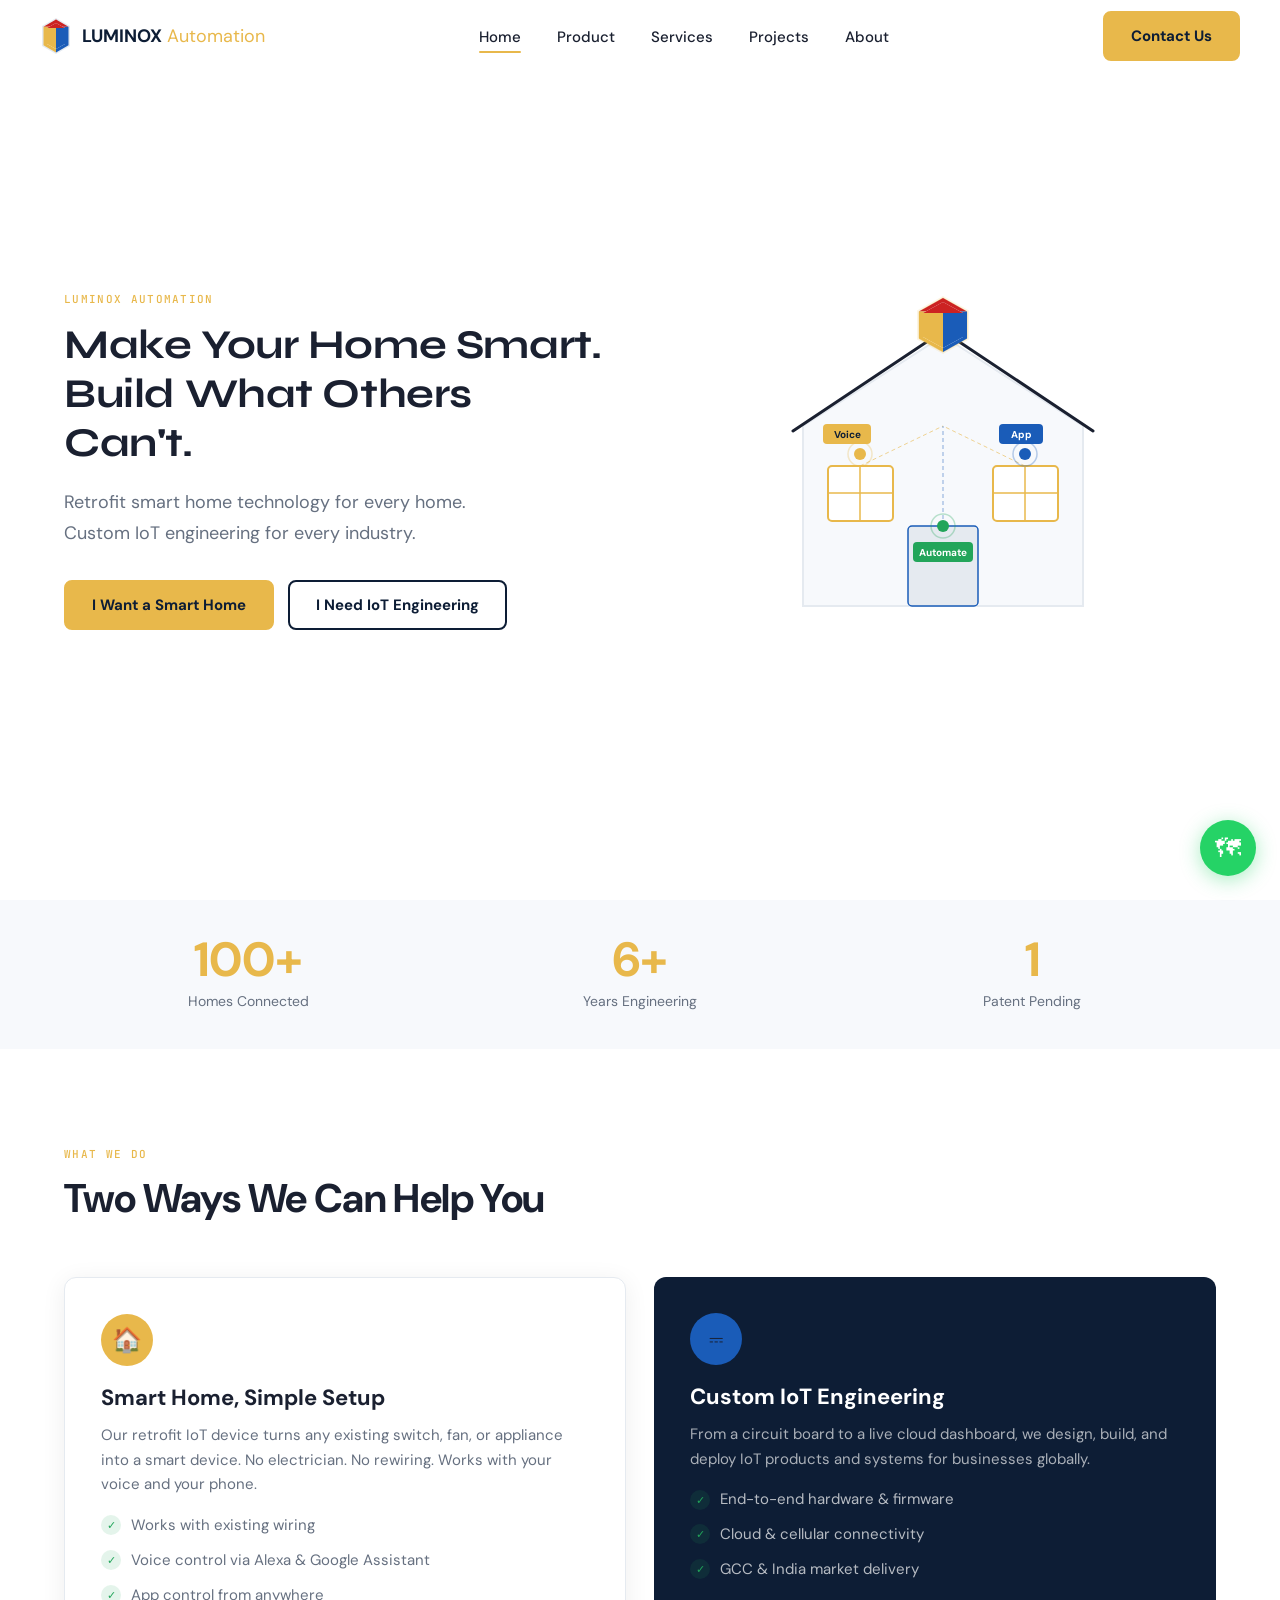
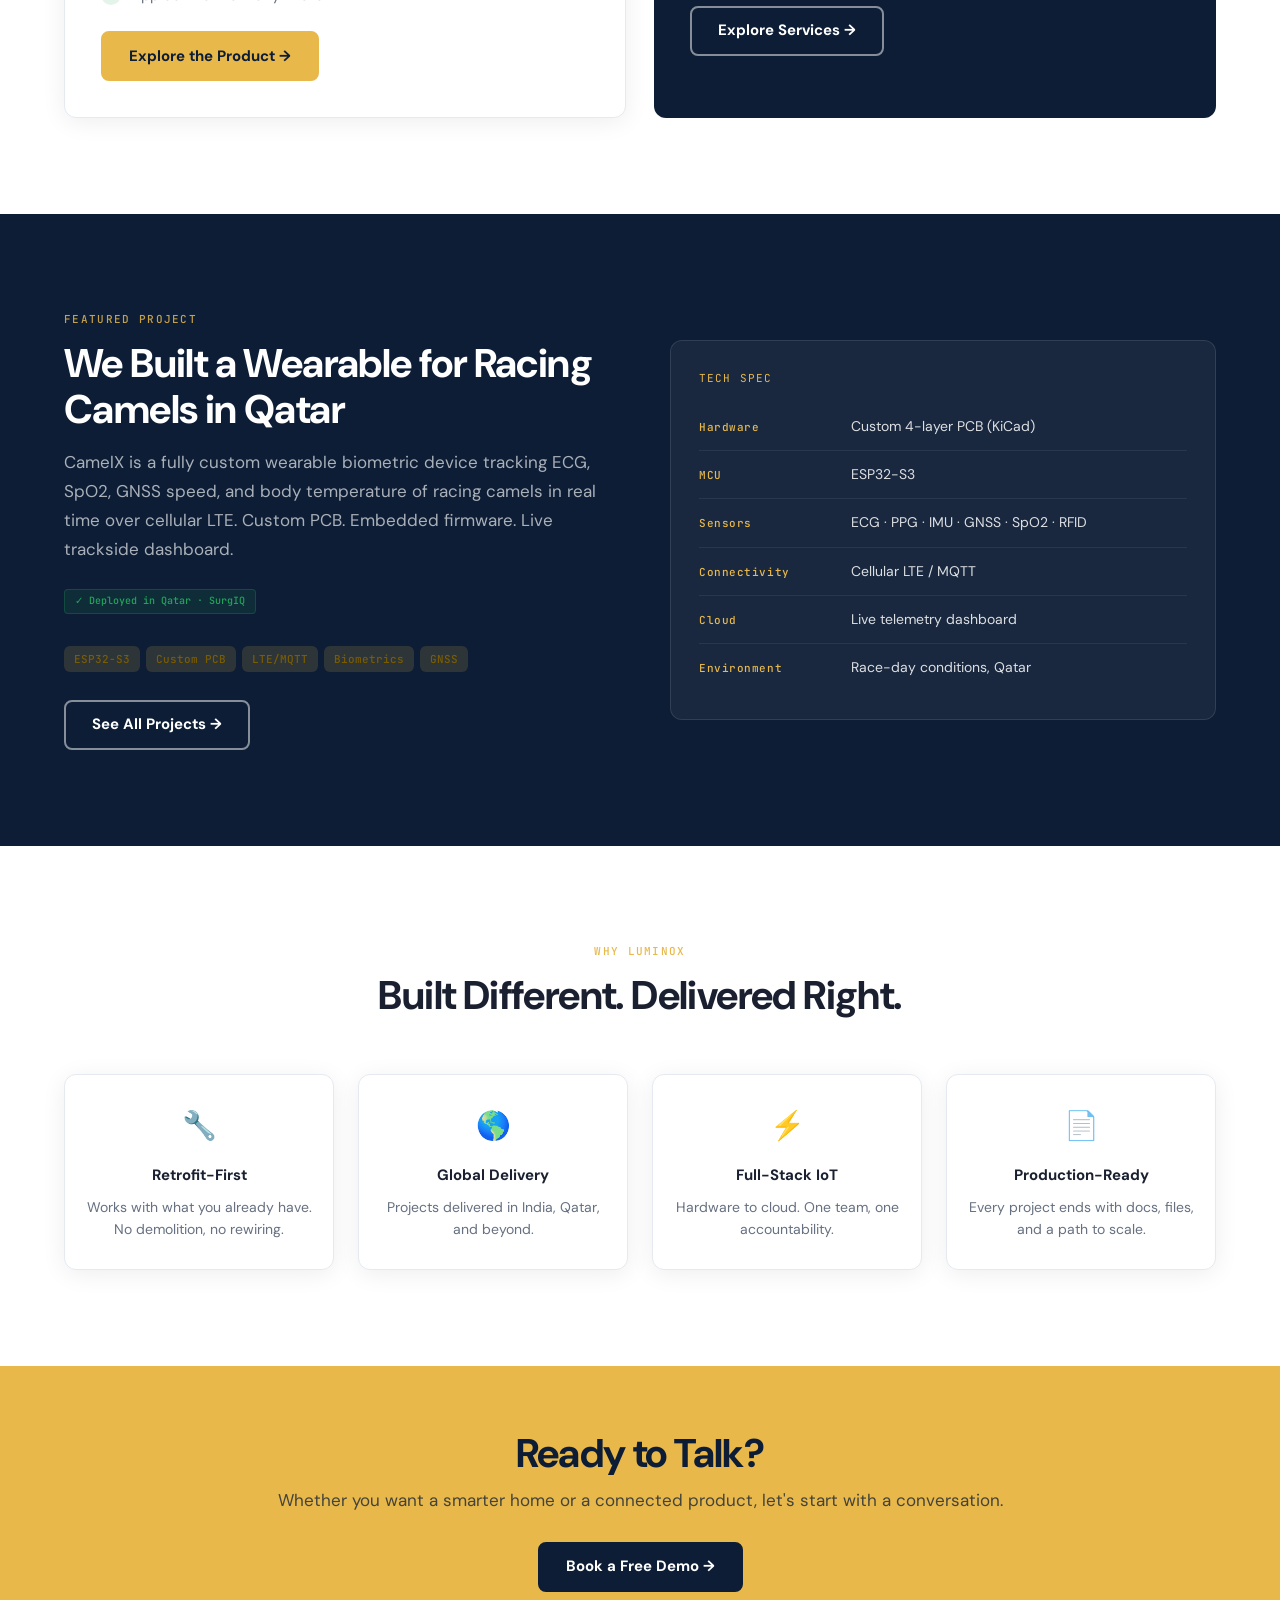
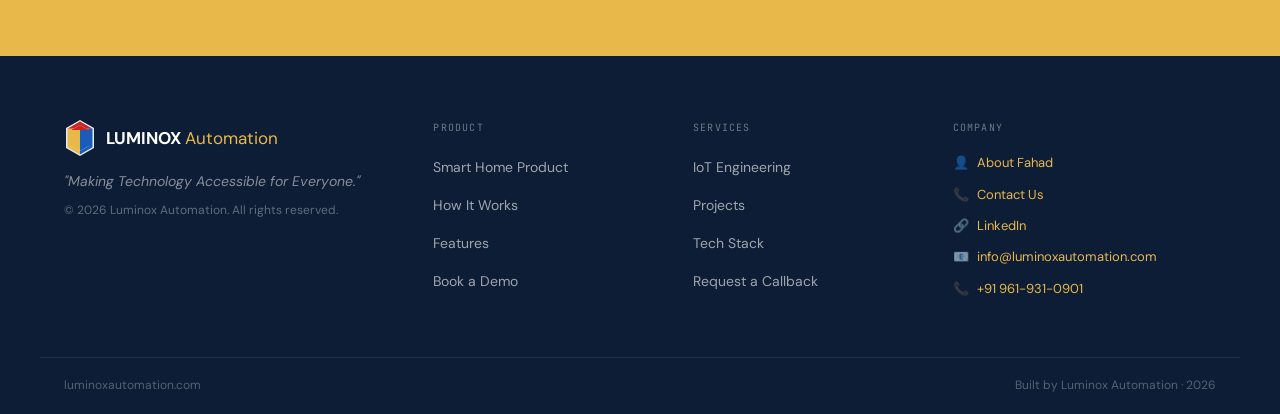
<file: index.html>
<!DOCTYPE html>
<html lang="en">
<head>
  <meta charset="UTF-8">
  <meta name="viewport" content="width=device-width, initial-scale=1.0">
  <title>Luminox Automation — Smart Home &amp; IoT Engineering</title>
  <meta name="description" content="Retrofit smart home technology for every home. Custom IoT engineering for every industry. Book a demo today.">
  <meta property="og:title" content="Luminox Automation — Smart Home &amp; IoT Engineering">
  <meta property="og:description" content="Retrofit smart home technology for every home. Custom IoT engineering for every industry. Book a demo today.">
  <meta property="og:type" content="website">
  <link rel="preconnect" href="https://fonts.googleapis.com">
  <link rel="preconnect" href="https://fonts.gstatic.com" crossorigin>
  <link href="https://fonts.googleapis.com/css2?family=Syne:wght@700;800&family=DM+Sans:wght@400;500;600;700&family=JetBrains+Mono:wght@400;500&display=swap" rel="stylesheet">
  <link rel="stylesheet" href="css/style.css">
  
</head>
<body>
<a class="skip-link" href="#main">Skip to content</a>
<nav class="nav " id="navbar">
  <div class="nav-inner">
    <a class="nav-brand" href="index.html">
      <div class="hex-mark"><svg class="hex-mark" width="32" height="36" viewBox="0 0 32 36" fill="none" xmlns="http://www.w3.org/2000/svg">
  <path d="M16 0 L30 8 L30 28 L16 36 L2 28 L2 8 Z" fill="#E5EAF0"/>
  <path d="M16 1.5 L28.5 8.75 L28.5 27.25 L16 34.5 L3.5 27.25 L3.5 8.75 Z" fill="none" stroke="#E5EAF0" stroke-width="0"/>
  <!-- Red roof -->
  <path d="M16 1.5 L28.5 8.75 L16 8.75 L3.5 8.75 Z" fill="#CC2222"/>
  <path d="M16 1.5 L21 8.75 L11 8.75 Z" fill="#CC2222"/>
  <!-- Yellow left -->
  <path d="M3.5 8.75 L16 8.75 L16 34.5 L3.5 27.25 Z" fill="#E8B84B"/>
  <!-- Blue right -->
  <path d="M16 8.75 L28.5 8.75 L28.5 27.25 L16 34.5 Z" fill="#1A5CB8"/>
  <!-- Inner cutout -->
  <path d="M16 5 L25 10 L25 26 L16 31 L7 26 L7 10 Z" fill="white"/>
  <!-- Inner colour segments -->
  <path d="M16 5 L25 10 L16 10 L7 10 Z" fill="#CC2222"/>
  <path d="M7 10 L16 10 L16 31 L7 26 Z" fill="#E8B84B"/>
  <path d="M16 10 L25 10 L25 26 L16 31 Z" fill="#1A5CB8"/>
</svg></div>
      <div class="nav-wordmark"><strong>LUMINOX</strong> <span>Automation</span></div>
    </a>
    <ul class="nav-links">
      <li><a href="index.html">Home</a></li>
      <li><a href="product.html">Product</a></li>
      <li><a href="services.html">Services</a></li>
      <li><a href="projects.html">Projects</a></li>
      <li><a href="about.html">About</a></li>
    </ul>
    <a href="contact.html" class="btn btn--primary nav-cta-desktop">Contact Us</a>
    <button class="nav-hamburger" id="hamburger" aria-label="Open menu">
      <span></span><span></span><span></span>
    </button>
  </div>
</nav>
<div class="nav-overlay" id="navOverlay" role="dialog" aria-modal="true">
  <button class="nav-overlay-close" id="navClose" aria-label="Close menu">&times;</button>
  <a href="index.html">Home</a>
  <a href="product.html">Product</a>
  <a href="services.html">Services</a>
  <a href="projects.html">Projects</a>
  <a href="about.html">About</a>
  <a href="contact.html" class="btn btn--primary" style="margin-top:16px">Contact Us</a>
</div>
<main id="main">

<!-- HERO -->
<section style="background:var(--white);padding-top:0">
  <div class="hero-home">
    <div class="hero-home-text">
      <span class="eyebrow">Luminox Automation</span>
      <h1 class="h1-hero">Make Your Home Smart.<br>Build What Others Can't.</h1>
      <p class="subline">Retrofit smart home technology for every home.<br>Custom IoT engineering for every industry.</p>
      <div class="btn-group">
        <a href="product.html" class="btn btn--primary">I Want a Smart Home</a>
        <a href="services.html" class="btn btn--ghost">I Need IoT Engineering</a>
      </div>
    </div>
    <div class="hero-home-visual">
      <svg width="420" height="360" viewBox="0 0 420 360" fill="none" xmlns="http://www.w3.org/2000/svg">
        <!-- House outline -->
        <path d="M210 40 L350 130 L350 310 L70 310 L70 130 Z" fill="#F7F9FC" stroke="#E5EAF0" stroke-width="2"/>
        <path d="M60 135 L210 35 L360 135" stroke="#1A2030" stroke-width="3" stroke-linecap="round" fill="none"/>
        <!-- Door -->
        <rect x="175" y="230" width="70" height="80" rx="4" fill="#E5EAF0" stroke="#1A5CB8" stroke-width="1.5"/>
        <!-- Window left -->
        <rect x="95" y="170" width="65" height="55" rx="4" fill="white" stroke="#E8B84B" stroke-width="2"/>
        <line x1="127" y1="170" x2="127" y2="225" stroke="#E8B84B" stroke-width="1.5"/>
        <line x1="95" y1="197" x2="160" y2="197" stroke="#E8B84B" stroke-width="1.5"/>
        <!-- Window right -->
        <rect x="260" y="170" width="65" height="55" rx="4" fill="white" stroke="#E8B84B" stroke-width="2"/>
        <line x1="292" y1="170" x2="292" y2="225" stroke="#E8B84B" stroke-width="1.5"/>
        <line x1="260" y1="197" x2="325" y2="197" stroke="#E8B84B" stroke-width="1.5"/>
        <!-- Connection lines -->
        <line x1="127" y1="170" x2="210" y2="130" stroke="#E8B84B" stroke-width="1" stroke-dasharray="4 3" opacity="0.6"/>
        <line x1="292" y1="170" x2="210" y2="130" stroke="#E8B84B" stroke-width="1" stroke-dasharray="4 3" opacity="0.6"/>
        <line x1="210" y1="230" x2="210" y2="130" stroke="#1A5CB8" stroke-width="1" stroke-dasharray="4 3" opacity="0.5"/>
        <!-- Nodes -->
        <circle class="node-ring" cx="127" cy="158" r="12" fill="none" stroke="#E8B84B" stroke-width="1.5" opacity="0.3"/>
        <circle class="node-pulse" cx="127" cy="158" r="6" fill="#E8B84B"/>
        <circle class="node-ring" cx="292" cy="158" r="12" fill="none" stroke="#1A5CB8" stroke-width="1.5" opacity="0.3"/>
        <circle class="node-pulse" cx="292" cy="158" r="6" fill="#1A5CB8" style="animation-delay:0.7s"/>
        <circle class="node-ring" cx="210" cy="230" r="12" fill="none" stroke="#22A55A" stroke-width="1.5" opacity="0.3"/>
        <circle class="node-pulse" cx="210" cy="230" r="6" fill="#22A55A" style="animation-delay:1.4s"/>
        <!-- Hex mark above house -->
        <g transform="translate(180,0)">
          <path d="M30 0 L56 14.5 L56 43.5 L30 58 L4 43.5 L4 14.5 Z" fill="#E8B84B" opacity="0.15"/>
          <path d="M30 2 L54 15.5 L54 42.5 L30 56 L6 42.5 L6 15.5 Z" fill="none" stroke="#E8B84B" stroke-width="1" opacity="0.4"/>
          <path d="M30 2 L54 15.5 L30 15.5 L6 15.5 Z" fill="#CC2222"/>
          <path d="M6 15.5 L30 15.5 L30 56 L6 42.5 Z" fill="#E8B84B"/>
          <path d="M30 15.5 L54 15.5 L54 42.5 L30 56 Z" fill="#1A5CB8"/>
          <path d="M30 6 L50 17 L50 41 L30 52 L10 41 L10 17 Z" fill="white"/>
          <path d="M30 6 L50 17 L30 17 L10 17 Z" fill="#CC2222"/>
          <path d="M10 17 L30 17 L30 52 L10 41 Z" fill="#E8B84B"/>
          <path d="M30 17 L50 17 L50 41 L30 52 Z" fill="#1A5CB8"/>
        </g>
        <!-- Labels -->
        <rect x="90" y="128" width="48" height="20" rx="4" fill="#E8B84B"/>
        <text x="114" y="142" text-anchor="middle" fill="#0D1D35" font-size="10" font-family="DM Sans" font-weight="700">Voice</text>
        <rect x="266" y="128" width="44" height="20" rx="4" fill="#1A5CB8"/>
        <text x="288" y="142" text-anchor="middle" fill="white" font-size="10" font-family="DM Sans" font-weight="700">App</text>
        <rect x="180" y="246" width="60" height="20" rx="4" fill="#22A55A"/>
        <text x="210" y="260" text-anchor="middle" fill="white" font-size="10" font-family="DM Sans" font-weight="700">Automate</text>
      </svg>
    </div>
  </div>
</section>

<!-- STAT STRIP -->
<div class="stat-strip">
  <div class="stat-strip-inner">
    <div class="stat-item"><div class="stat-num">100+</div><div class="stat-label">Homes Connected</div></div>
    <div class="stat-item"><div class="stat-num">6+</div><div class="stat-label">Years Engineering</div></div>
    <div class="stat-item"><div class="stat-num">1</div><div class="stat-label">Patent Pending</div></div>
  </div>
</div>

<!-- TWO PATHS -->
<section class="section">
  <div class="container">
    <div class="section-header">
      <span class="eyebrow">What We Do</span>
      <h2 class="h2">Two Ways We Can Help You</h2>
    </div>
    <div class="two-path-grid">
      <div class="path-card path-card--light">
        <div class="icon-circle icon-circle--amber" style="font-size:24px">&#127968;</div>
        <h3 class="h3">Smart Home, Simple Setup</h3>
        <p style="color:var(--muted);font-size:15px;margin-bottom:16px">Our retrofit IoT device turns any existing switch, fan, or appliance into a smart device. No electrician. No rewiring. Works with your voice and your phone.</p>
        <ul class="path-check-list">
          <li><span class="check-icon">&#10003;</span>Works with existing wiring</li>
          <li><span class="check-icon">&#10003;</span>Voice control via Alexa &amp; Google Assistant</li>
          <li><span class="check-icon">&#10003;</span>App control from anywhere</li>
        </ul>
        <a href="product.html" class="btn btn--primary">Explore the Product &rarr;</a>
      </div>
      <div class="path-card path-card--dark">
        <div class="icon-circle icon-circle--blue" style="font-size:24px">&#9107;</div>
        <h3 class="h3 h3--light">Custom IoT Engineering</h3>
        <p style="color:rgba(255,255,255,0.65);font-size:15px;margin-bottom:16px">From a circuit board to a live cloud dashboard, we design, build, and deploy IoT products and systems for businesses globally.</p>
        <ul class="path-check-list">
          <li><span class="check-icon">&#10003;</span>End-to-end hardware &amp; firmware</li>
          <li><span class="check-icon">&#10003;</span>Cloud &amp; cellular connectivity</li>
          <li><span class="check-icon">&#10003;</span>GCC &amp; India market delivery</li>
        </ul>
        <a href="services.html" class="btn btn--ghost-light">Explore Services &rarr;</a>
      </div>
    </div>
  </div>
</section>

<!-- FEATURED PROJECT -->
<div class="featured-project">
  <div class="featured-inner">
    <div>
      <span class="eyebrow eyebrow--light">Featured Project</span>
      <h2 class="h2 h2--light">We Built a Wearable for Racing Camels in Qatar</h2>
      <p style="color:rgba(255,255,255,0.65);margin-bottom:20px;line-height:1.7">CamelX is a fully custom wearable biometric device tracking ECG, SpO2, GNSS speed, and body temperature of racing camels in real time over cellular LTE. Custom PCB. Embedded firmware. Live trackside dashboard.</p>
      <span class="badge badge--delivered" style="margin-bottom:20px;display:inline-flex">&#10003; Deployed in Qatar &middot; SurgIQ</span>
      <div class="tag-row">
        <span class="tag tag--amber">ESP32-S3</span>
        <span class="tag tag--amber">Custom PCB</span>
        <span class="tag tag--amber">LTE/MQTT</span>
        <span class="tag tag--amber">Biometrics</span>
        <span class="tag tag--amber">GNSS</span>
      </div>
      <div style="margin-top:28px">
        <a href="projects.html" class="btn btn--ghost-light">See All Projects &rarr;</a>
      </div>
    </div>
    <div class="spec-panel">
      <div style="font-family:'JetBrains Mono',monospace;font-size:11px;color:var(--amber);letter-spacing:0.1em;margin-bottom:16px">TECH SPEC</div>
      <div class="spec-row"><span class="spec-label">Hardware</span><span class="spec-value">Custom 4-layer PCB (KiCad)</span></div>
      <div class="spec-row"><span class="spec-label">MCU</span><span class="spec-value">ESP32-S3</span></div>
      <div class="spec-row"><span class="spec-label">Sensors</span><span class="spec-value">ECG &middot; PPG &middot; IMU &middot; GNSS &middot; SpO2 &middot; RFID</span></div>
      <div class="spec-row"><span class="spec-label">Connectivity</span><span class="spec-value">Cellular LTE / MQTT</span></div>
      <div class="spec-row"><span class="spec-label">Cloud</span><span class="spec-value">Live telemetry dashboard</span></div>
      <div class="spec-row"><span class="spec-label">Environment</span><span class="spec-value">Race-day conditions, Qatar</span></div>
    </div>
  </div>
</div>

<!-- WHY LUMINOX -->
<section class="section">
  <div class="container">
    <div class="section-header section-header--center">
      <span class="eyebrow">Why Luminox</span>
      <h2 class="h2">Built Different. Delivered Right.</h2>
    </div>
    <div class="why-grid">
      <div class="why-card"><div class="why-icon">&#128295;</div><div class="why-title">Retrofit-First</div><div class="why-desc">Works with what you already have. No demolition, no rewiring.</div></div>
      <div class="why-card"><div class="why-icon">&#127758;</div><div class="why-title">Global Delivery</div><div class="why-desc">Projects delivered in India, Qatar, and beyond.</div></div>
      <div class="why-card"><div class="why-icon">&#9889;</div><div class="why-title">Full-Stack IoT</div><div class="why-desc">Hardware to cloud. One team, one accountability.</div></div>
      <div class="why-card"><div class="why-icon">&#128196;</div><div class="why-title">Production-Ready</div><div class="why-desc">Every project ends with docs, files, and a path to scale.</div></div>
    </div>
  </div>
</section>

<!-- CTA BANNER -->
<div class="cta-banner">
  <div class="container" style="text-align:center">
    <h2 class="h2">Ready to Talk?</h2>
    <p>Whether you want a smarter home or a connected product, let's start with a conversation.</p>
    <a href="contact.html" class="btn btn--secondary">Book a Free Demo &rarr;</a>
  </div>
</div>

</main>
<footer class="footer">
  <div class="footer-grid">
    <div class="footer-brand-area">
      <div class="footer-logo-row">
        <div class="hex-mark"><svg class="hex-mark" width="32" height="36" viewBox="0 0 32 36" fill="none" xmlns="http://www.w3.org/2000/svg">
  <path d="M16 0 L30 8 L30 28 L16 36 L2 28 L2 8 Z" fill="#E5EAF0"/>
  <path d="M16 1.5 L28.5 8.75 L28.5 27.25 L16 34.5 L3.5 27.25 L3.5 8.75 Z" fill="none" stroke="#E5EAF0" stroke-width="0"/>
  <!-- Red roof -->
  <path d="M16 1.5 L28.5 8.75 L16 8.75 L3.5 8.75 Z" fill="#CC2222"/>
  <path d="M16 1.5 L21 8.75 L11 8.75 Z" fill="#CC2222"/>
  <!-- Yellow left -->
  <path d="M3.5 8.75 L16 8.75 L16 34.5 L3.5 27.25 Z" fill="#E8B84B"/>
  <!-- Blue right -->
  <path d="M16 8.75 L28.5 8.75 L28.5 27.25 L16 34.5 Z" fill="#1A5CB8"/>
  <!-- Inner cutout -->
  <path d="M16 5 L25 10 L25 26 L16 31 L7 26 L7 10 Z" fill="white"/>
  <!-- Inner colour segments -->
  <path d="M16 5 L25 10 L16 10 L7 10 Z" fill="#CC2222"/>
  <path d="M7 10 L16 10 L16 31 L7 26 Z" fill="#E8B84B"/>
  <path d="M16 10 L25 10 L25 26 L16 31 Z" fill="#1A5CB8"/>
</svg></div>
        <div class="footer-wordmark">LUMINOX <span>Automation</span></div>
      </div>
      <p class="footer-tagline">"Making Technology Accessible for Everyone."</p>
      <p class="footer-copy">&copy; 2026 Luminox Automation. All rights reserved.</p>
    </div>
    <div>
      <div class="footer-col-title">Product</div>
      <ul class="footer-links-list">
        <li><a href="product.html">Smart Home Product</a></li>
        <li><a href="product.html#how-it-works">How It Works</a></li>
        <li><a href="product.html#features">Features</a></li>
        <li><a href="contact.html">Book a Demo</a></li>
      </ul>
    </div>
    <div>
      <div class="footer-col-title">Services</div>
      <ul class="footer-links-list">
        <li><a href="services.html">IoT Engineering</a></li>
        <li><a href="projects.html">Projects</a></li>
        <li><a href="services.html#tech-stack">Tech Stack</a></li>
        <li><a href="contact.html">Request a Callback</a></li>
      </ul>
    </div>
    <div>
      <div class="footer-col-title">Company</div>
      <div class="footer-contact-item"><span>&#128100;</span><a href="about.html">About Fahad</a></div>
      <div class="footer-contact-item"><span>&#128222;</span><a href="contact.html">Contact Us</a></div>
      <div class="footer-contact-item"><span>&#128279;</span><a href="https://www.linkedin.com/company/luminoxautomation/" target="_blank" rel="noopener">LinkedIn</a></div>
      <div class="footer-contact-item"><span>&#128231;</span><a href="mailto:info@luminoxautomation.com">info@luminoxautomation.com</a></div>
      <div class="footer-contact-item"><span>&#128222;</span><a href="tel:+919619310901">+91 961-931-0901</a></div>
    </div>
  </div>
  <div class="footer-bottom">
    <span>luminoxautomation.com</span>
    <span>Built by Luminox Automation &middot; 2026</span>
  </div>
</footer>

<a class="float-wa" href="https://wa.me/919619310901" target="_blank" rel="noopener" aria-label="Chat on WhatsApp">
  <span class="float-wa-tooltip">Chat on WhatsApp</span>
  &#128506;
</a>

<script src="js/main.js"></script>
</body>
</html>
</file>
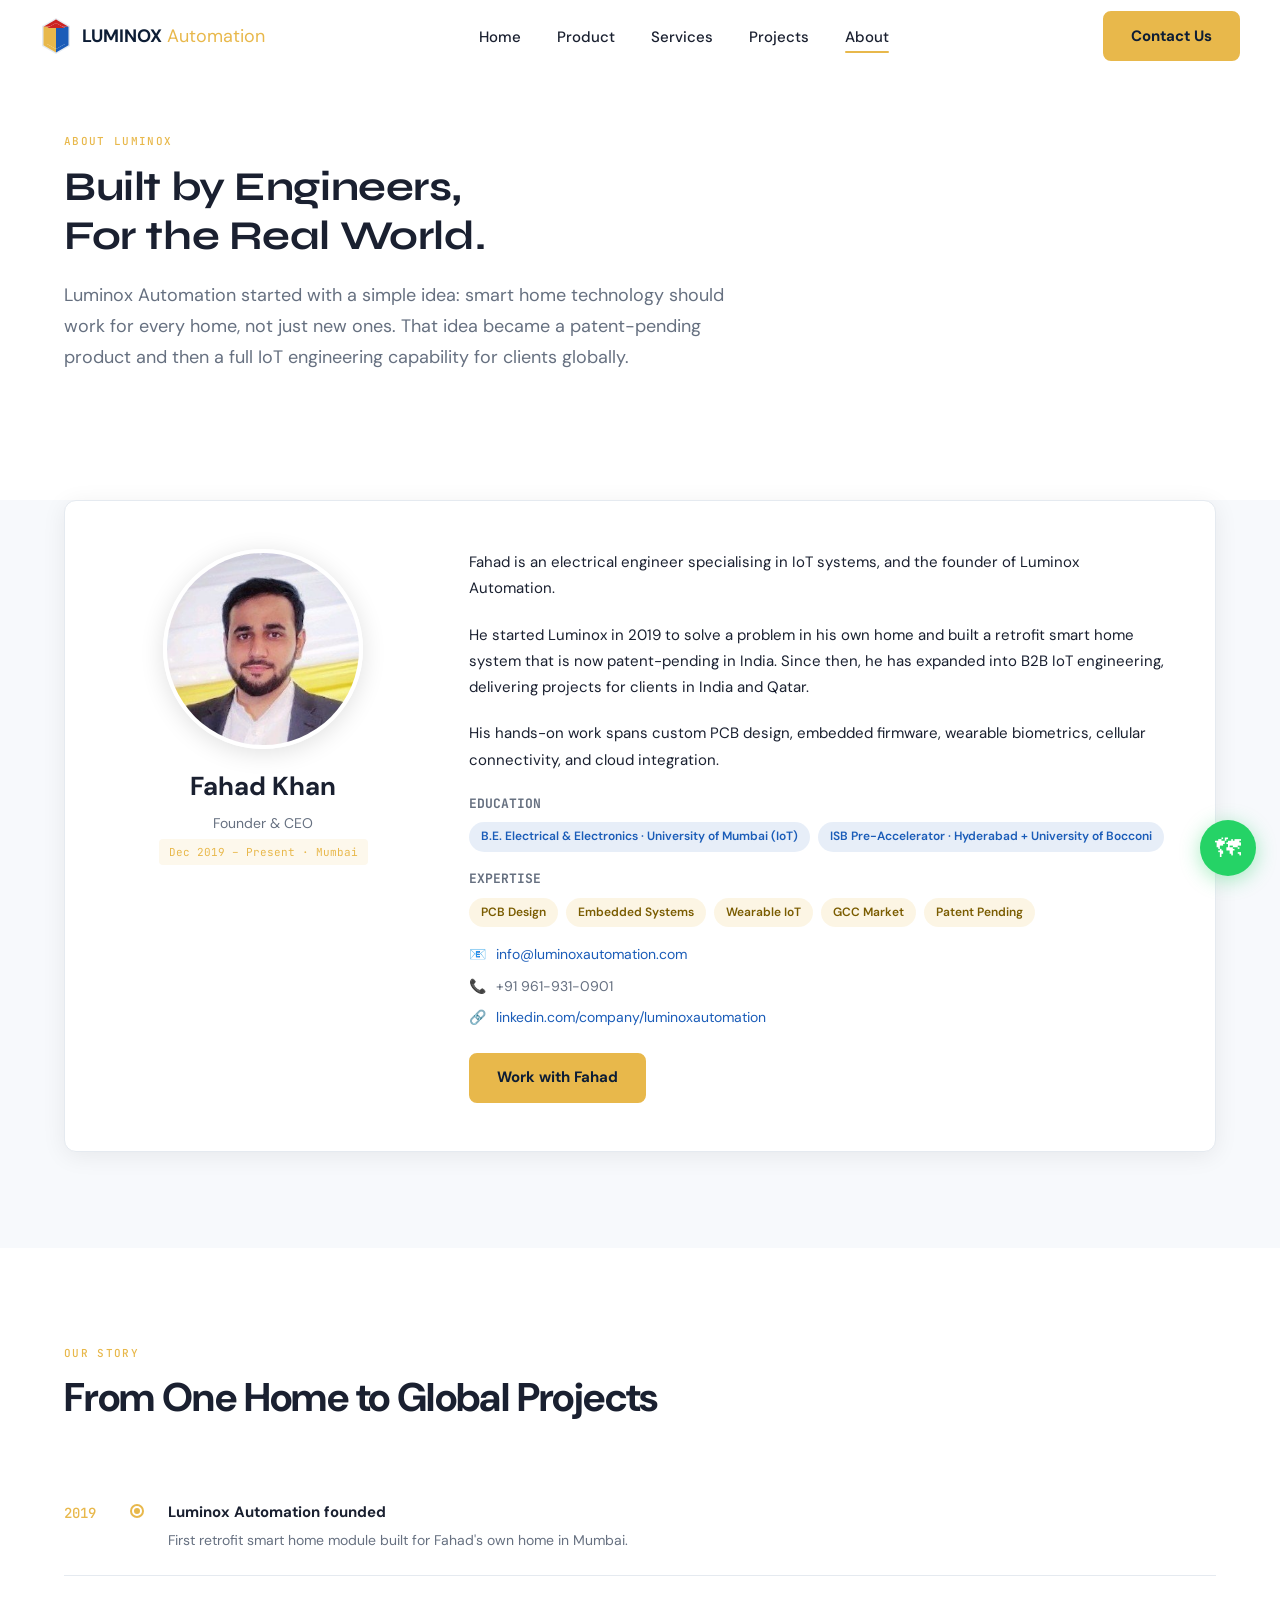
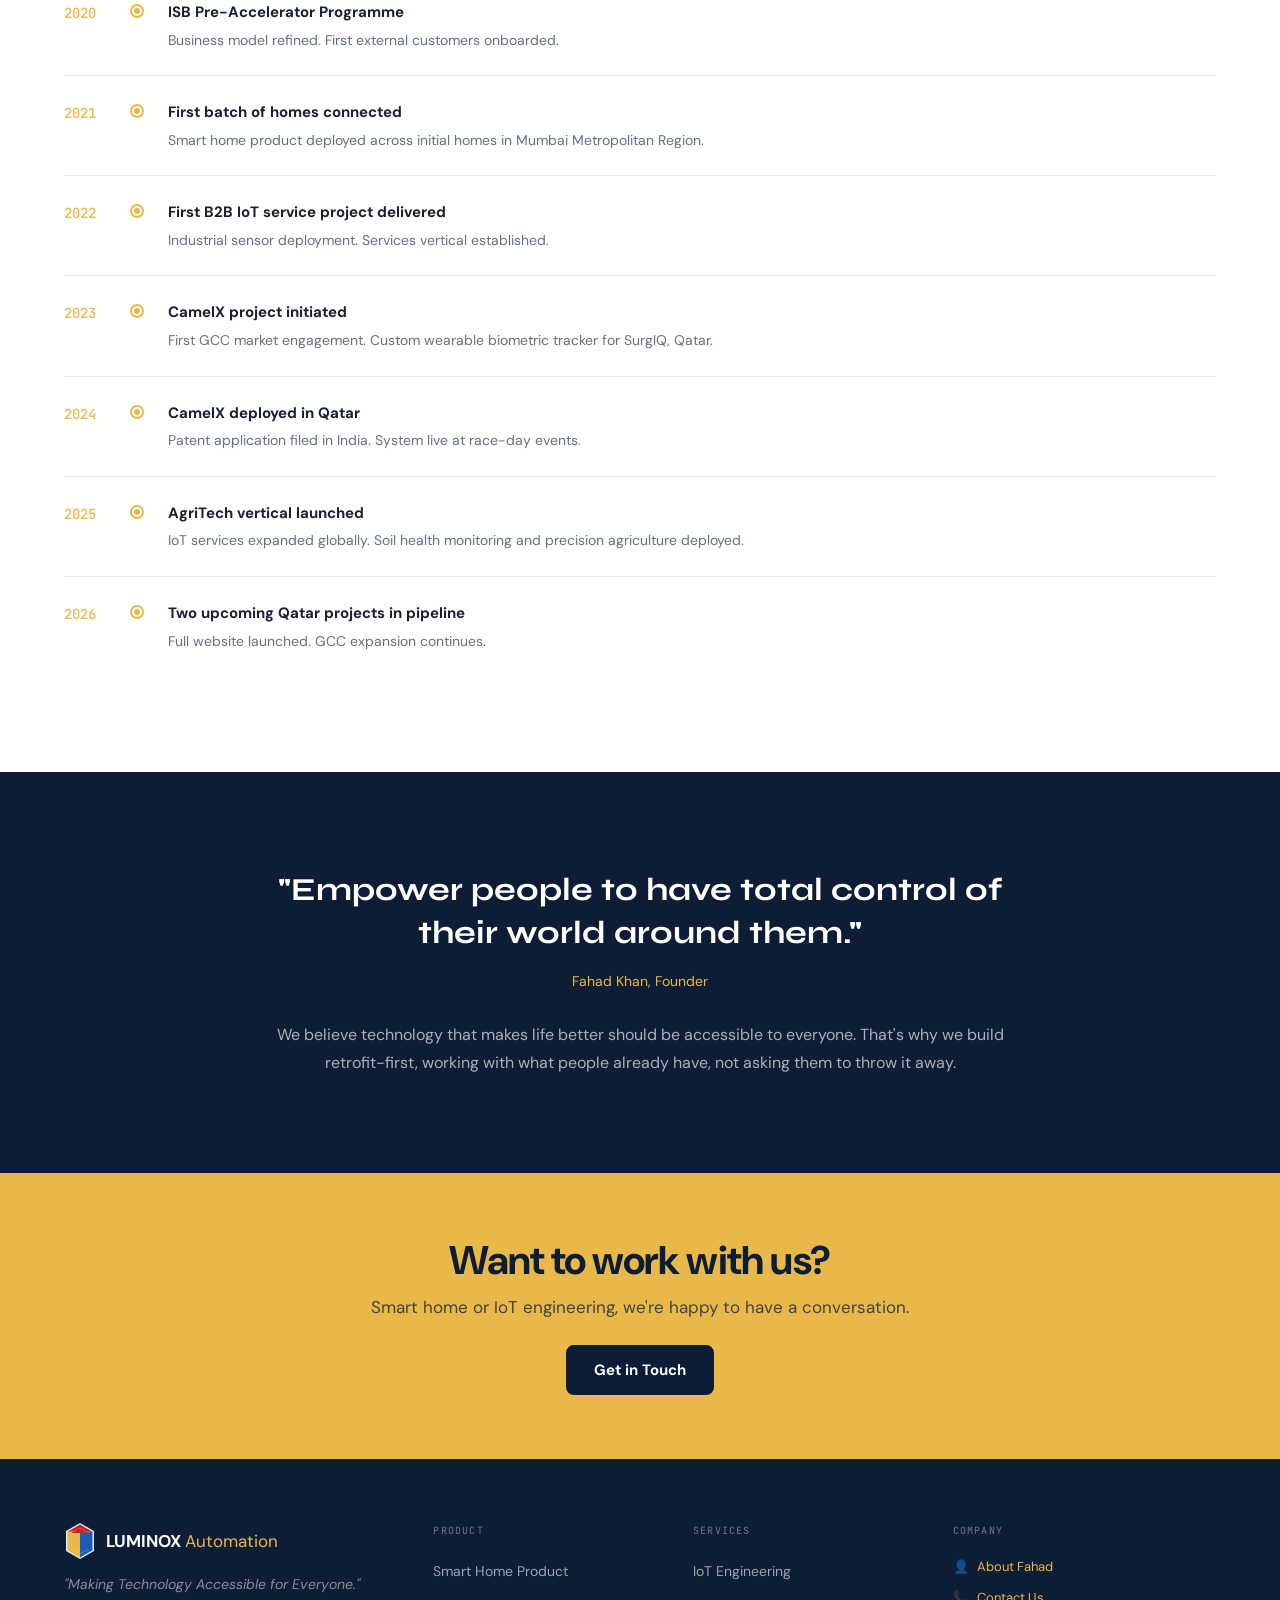
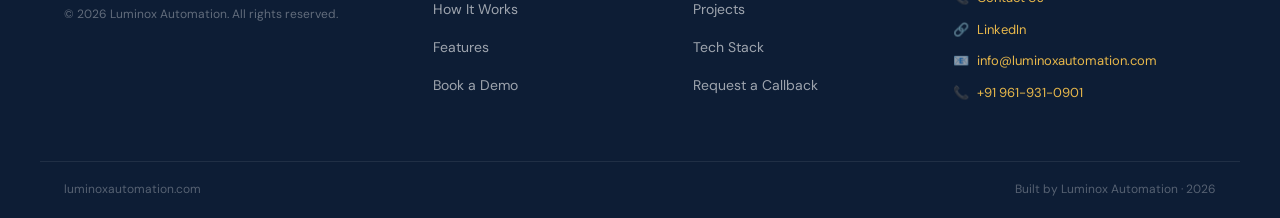
<file: about.html>
<!DOCTYPE html>
<html lang="en">
<head>
  <meta charset="UTF-8">
  <meta name="viewport" content="width=device-width, initial-scale=1.0">
  <title>About Fahad Khan | Luminox Automation</title>
  <meta name="description" content="Fahad Khan is the founder and CEO of Luminox Automation. IoT engineer, patent-pending inventor, and builder of connected hardware for homes and industries globally.">
  <meta property="og:title" content="About Fahad Khan | Luminox Automation">
  <meta property="og:description" content="Fahad Khan is the founder and CEO of Luminox Automation. IoT engineer, patent-pending inventor, and builder of connected hardware for homes and industries globally.">
  <meta property="og:type" content="website">
  <link rel="preconnect" href="https://fonts.googleapis.com">
  <link rel="preconnect" href="https://fonts.gstatic.com" crossorigin>
  <link href="https://fonts.googleapis.com/css2?family=Syne:wght@700;800&family=DM+Sans:wght@400;500;600;700&family=JetBrains+Mono:wght@400;500&display=swap" rel="stylesheet">
  <link rel="stylesheet" href="css/style.css">
  
</head>
<body>
<a class="skip-link" href="#main">Skip to content</a>
<nav class="nav " id="navbar">
  <div class="nav-inner">
    <a class="nav-brand" href="index.html">
      <div class="hex-mark"><svg class="hex-mark" width="32" height="36" viewBox="0 0 32 36" fill="none" xmlns="http://www.w3.org/2000/svg">
  <path d="M16 0 L30 8 L30 28 L16 36 L2 28 L2 8 Z" fill="#E5EAF0"/>
  <path d="M16 1.5 L28.5 8.75 L28.5 27.25 L16 34.5 L3.5 27.25 L3.5 8.75 Z" fill="none" stroke="#E5EAF0" stroke-width="0"/>
  <!-- Red roof -->
  <path d="M16 1.5 L28.5 8.75 L16 8.75 L3.5 8.75 Z" fill="#CC2222"/>
  <path d="M16 1.5 L21 8.75 L11 8.75 Z" fill="#CC2222"/>
  <!-- Yellow left -->
  <path d="M3.5 8.75 L16 8.75 L16 34.5 L3.5 27.25 Z" fill="#E8B84B"/>
  <!-- Blue right -->
  <path d="M16 8.75 L28.5 8.75 L28.5 27.25 L16 34.5 Z" fill="#1A5CB8"/>
  <!-- Inner cutout -->
  <path d="M16 5 L25 10 L25 26 L16 31 L7 26 L7 10 Z" fill="white"/>
  <!-- Inner colour segments -->
  <path d="M16 5 L25 10 L16 10 L7 10 Z" fill="#CC2222"/>
  <path d="M7 10 L16 10 L16 31 L7 26 Z" fill="#E8B84B"/>
  <path d="M16 10 L25 10 L25 26 L16 31 Z" fill="#1A5CB8"/>
</svg></div>
      <div class="nav-wordmark"><strong>LUMINOX</strong> <span>Automation</span></div>
    </a>
    <ul class="nav-links">
      <li><a href="index.html">Home</a></li>
      <li><a href="product.html">Product</a></li>
      <li><a href="services.html">Services</a></li>
      <li><a href="projects.html">Projects</a></li>
      <li><a href="about.html">About</a></li>
    </ul>
    <a href="contact.html" class="btn btn--primary nav-cta-desktop">Contact Us</a>
    <button class="nav-hamburger" id="hamburger" aria-label="Open menu">
      <span></span><span></span><span></span>
    </button>
  </div>
</nav>
<div class="nav-overlay" id="navOverlay" role="dialog" aria-modal="true">
  <button class="nav-overlay-close" id="navClose" aria-label="Close menu">&times;</button>
  <a href="index.html">Home</a>
  <a href="product.html">Product</a>
  <a href="services.html">Services</a>
  <a href="projects.html">Projects</a>
  <a href="about.html">About</a>
  <a href="contact.html" class="btn btn--primary" style="margin-top:16px">Contact Us</a>
</div>
<main id="main">

<section class="section" style="padding-top:calc(var(--nav-h) + 60px)">
  <div class="container">
    <span class="eyebrow">About Luminox</span>
    <h1 class="h1-hero" style="max-width:620px">Built by Engineers,<br>For the Real World.</h1>
    <p class="subline subline--wide">Luminox Automation started with a simple idea: smart home technology should work for every home, not just new ones. That idea became a patent-pending product and then a full IoT engineering capability for clients globally.</p>
  </div>
</section>

<!-- FOUNDER -->
<section class="section section--surface" style="padding-top:0">
  <div class="container">
    <div class="founder-card">
      <div class="founder-photo-wrap">
        <img class="founder-photo" src="[data-uri]" alt="Fahad Khan, Founder and CEO of Luminox Automation" loading="lazy">
        <div class="founder-name">Fahad Khan</div>
        <div class="founder-title">Founder &amp; CEO</div>
        <div class="founder-since">Dec 2019 &ndash; Present &middot; Mumbai</div>
      </div>
      <div>
        <p class="founder-bio">Fahad is an electrical engineer specialising in IoT systems, and the founder of Luminox Automation.</p>
        <p class="founder-bio">He started Luminox in 2019 to solve a problem in his own home and built a retrofit smart home system that is now patent-pending in India. Since then, he has expanded into B2B IoT engineering, delivering projects for clients in India and Qatar.</p>
        <p class="founder-bio">His hands-on work spans custom PCB design, embedded firmware, wearable biometrics, cellular connectivity, and cloud integration.</p>
        <div style="margin-bottom:8px;font-size:13px;font-weight:700;color:var(--muted);font-family:'JetBrains Mono',monospace">EDUCATION</div>
        <div class="pill-row">
          <span class="pill pill--blue">B.E. Electrical &amp; Electronics &middot; University of Mumbai (IoT)</span>
          <span class="pill pill--blue">ISB Pre-Accelerator &middot; Hyderabad + University of Bocconi</span>
        </div>
        <div style="margin:16px 0 8px;font-size:13px;font-weight:700;color:var(--muted);font-family:'JetBrains Mono',monospace">EXPERTISE</div>
        <div class="pill-row">
          <span class="pill pill--amber">PCB Design</span>
          <span class="pill pill--amber">Embedded Systems</span>
          <span class="pill pill--amber">Wearable IoT</span>
          <span class="pill pill--amber">GCC Market</span>
          <span class="pill pill--amber">Patent Pending</span>
        </div>
        <div class="founder-contacts">
          <div class="founder-contact-item"><span>&#128231;</span><a href="mailto:info@luminoxautomation.com">info@luminoxautomation.com</a></div>
          <div class="founder-contact-item"><span>&#128222;</span><span>+91 961-931-0901</span></div>
          <div class="founder-contact-item"><span>&#128279;</span><a href="https://www.linkedin.com/company/luminoxautomation/" target="_blank" rel="noopener">linkedin.com/company/luminoxautomation</a></div>
        </div>
        <div style="margin-top:24px">
          <a href="contact.html" class="btn btn--primary">Work with Fahad</a>
        </div>
      </div>
    </div>
  </div>
</section>

<!-- TIMELINE -->
<section class="section">
  <div class="container">
    <div class="section-header">
      <span class="eyebrow">Our Story</span>
      <h2 class="h2">From One Home to Global Projects</h2>
    </div>
    <div class="timeline">
      <div class="timeline-item"><div class="timeline-year">2019</div><div class="timeline-dot"></div><div class="timeline-content"><div class="timeline-title">Luminox Automation founded</div><div class="timeline-desc">First retrofit smart home module built for Fahad's own home in Mumbai.</div></div></div>
      <div class="timeline-item"><div class="timeline-year">2020</div><div class="timeline-dot"></div><div class="timeline-content"><div class="timeline-title">ISB Pre-Accelerator Programme</div><div class="timeline-desc">Business model refined. First external customers onboarded.</div></div></div>
      <div class="timeline-item"><div class="timeline-year">2021</div><div class="timeline-dot"></div><div class="timeline-content"><div class="timeline-title">First batch of homes connected</div><div class="timeline-desc">Smart home product deployed across initial homes in Mumbai Metropolitan Region.</div></div></div>
      <div class="timeline-item"><div class="timeline-year">2022</div><div class="timeline-dot"></div><div class="timeline-content"><div class="timeline-title">First B2B IoT service project delivered</div><div class="timeline-desc">Industrial sensor deployment. Services vertical established.</div></div></div>
      <div class="timeline-item"><div class="timeline-year">2023</div><div class="timeline-dot"></div><div class="timeline-content"><div class="timeline-title">CamelX project initiated</div><div class="timeline-desc">First GCC market engagement. Custom wearable biometric tracker for SurgIQ, Qatar.</div></div></div>
      <div class="timeline-item"><div class="timeline-year">2024</div><div class="timeline-dot"></div><div class="timeline-content"><div class="timeline-title">CamelX deployed in Qatar</div><div class="timeline-desc">Patent application filed in India. System live at race-day events.</div></div></div>
      <div class="timeline-item"><div class="timeline-year">2025</div><div class="timeline-dot"></div><div class="timeline-content"><div class="timeline-title">AgriTech vertical launched</div><div class="timeline-desc">IoT services expanded globally. Soil health monitoring and precision agriculture deployed.</div></div></div>
      <div class="timeline-item"><div class="timeline-year">2026</div><div class="timeline-dot"></div><div class="timeline-content"><div class="timeline-title">Two upcoming Qatar projects in pipeline</div><div class="timeline-desc">Full website launched. GCC expansion continues.</div></div></div>
    </div>
  </div>
</section>

<!-- MISSION -->
<section class="section section--navy">
  <div class="mission-inner">
    <div class="mission-quote">"Empower people to have total control of their world around them."</div>
    <div class="mission-attr">Fahad Khan, Founder</div>
    <p class="mission-body">We believe technology that makes life better should be accessible to everyone. That's why we build retrofit-first, working with what people already have, not asking them to throw it away.</p>
  </div>
</section>

<div class="cta-banner">
  <div class="container" style="text-align:center">
    <h2 class="h2">Want to work with us?</h2>
    <p style="margin-bottom:24px">Smart home or IoT engineering, we're happy to have a conversation.</p>
    <a href="contact.html" class="btn btn--secondary">Get in Touch</a>
  </div>
</div>

</main>
<footer class="footer">
  <div class="footer-grid">
    <div class="footer-brand-area">
      <div class="footer-logo-row">
        <div class="hex-mark"><svg class="hex-mark" width="32" height="36" viewBox="0 0 32 36" fill="none" xmlns="http://www.w3.org/2000/svg">
  <path d="M16 0 L30 8 L30 28 L16 36 L2 28 L2 8 Z" fill="#E5EAF0"/>
  <path d="M16 1.5 L28.5 8.75 L28.5 27.25 L16 34.5 L3.5 27.25 L3.5 8.75 Z" fill="none" stroke="#E5EAF0" stroke-width="0"/>
  <!-- Red roof -->
  <path d="M16 1.5 L28.5 8.75 L16 8.75 L3.5 8.75 Z" fill="#CC2222"/>
  <path d="M16 1.5 L21 8.75 L11 8.75 Z" fill="#CC2222"/>
  <!-- Yellow left -->
  <path d="M3.5 8.75 L16 8.75 L16 34.5 L3.5 27.25 Z" fill="#E8B84B"/>
  <!-- Blue right -->
  <path d="M16 8.75 L28.5 8.75 L28.5 27.25 L16 34.5 Z" fill="#1A5CB8"/>
  <!-- Inner cutout -->
  <path d="M16 5 L25 10 L25 26 L16 31 L7 26 L7 10 Z" fill="white"/>
  <!-- Inner colour segments -->
  <path d="M16 5 L25 10 L16 10 L7 10 Z" fill="#CC2222"/>
  <path d="M7 10 L16 10 L16 31 L7 26 Z" fill="#E8B84B"/>
  <path d="M16 10 L25 10 L25 26 L16 31 Z" fill="#1A5CB8"/>
</svg></div>
        <div class="footer-wordmark">LUMINOX <span>Automation</span></div>
      </div>
      <p class="footer-tagline">"Making Technology Accessible for Everyone."</p>
      <p class="footer-copy">&copy; 2026 Luminox Automation. All rights reserved.</p>
    </div>
    <div>
      <div class="footer-col-title">Product</div>
      <ul class="footer-links-list">
        <li><a href="product.html">Smart Home Product</a></li>
        <li><a href="product.html#how-it-works">How It Works</a></li>
        <li><a href="product.html#features">Features</a></li>
        <li><a href="contact.html">Book a Demo</a></li>
      </ul>
    </div>
    <div>
      <div class="footer-col-title">Services</div>
      <ul class="footer-links-list">
        <li><a href="services.html">IoT Engineering</a></li>
        <li><a href="projects.html">Projects</a></li>
        <li><a href="services.html#tech-stack">Tech Stack</a></li>
        <li><a href="contact.html">Request a Callback</a></li>
      </ul>
    </div>
    <div>
      <div class="footer-col-title">Company</div>
      <div class="footer-contact-item"><span>&#128100;</span><a href="about.html">About Fahad</a></div>
      <div class="footer-contact-item"><span>&#128222;</span><a href="contact.html">Contact Us</a></div>
      <div class="footer-contact-item"><span>&#128279;</span><a href="https://www.linkedin.com/company/luminoxautomation/" target="_blank" rel="noopener">LinkedIn</a></div>
      <div class="footer-contact-item"><span>&#128231;</span><a href="mailto:info@luminoxautomation.com">info@luminoxautomation.com</a></div>
      <div class="footer-contact-item"><span>&#128222;</span><a href="tel:+919619310901">+91 961-931-0901</a></div>
    </div>
  </div>
  <div class="footer-bottom">
    <span>luminoxautomation.com</span>
    <span>Built by Luminox Automation &middot; 2026</span>
  </div>
</footer>

<a class="float-wa" href="https://wa.me/919619310901" target="_blank" rel="noopener" aria-label="Chat on WhatsApp">
  <span class="float-wa-tooltip">Chat on WhatsApp</span>
  &#128506;
</a>

<script src="js/main.js"></script>
</body>
</html>
</file>
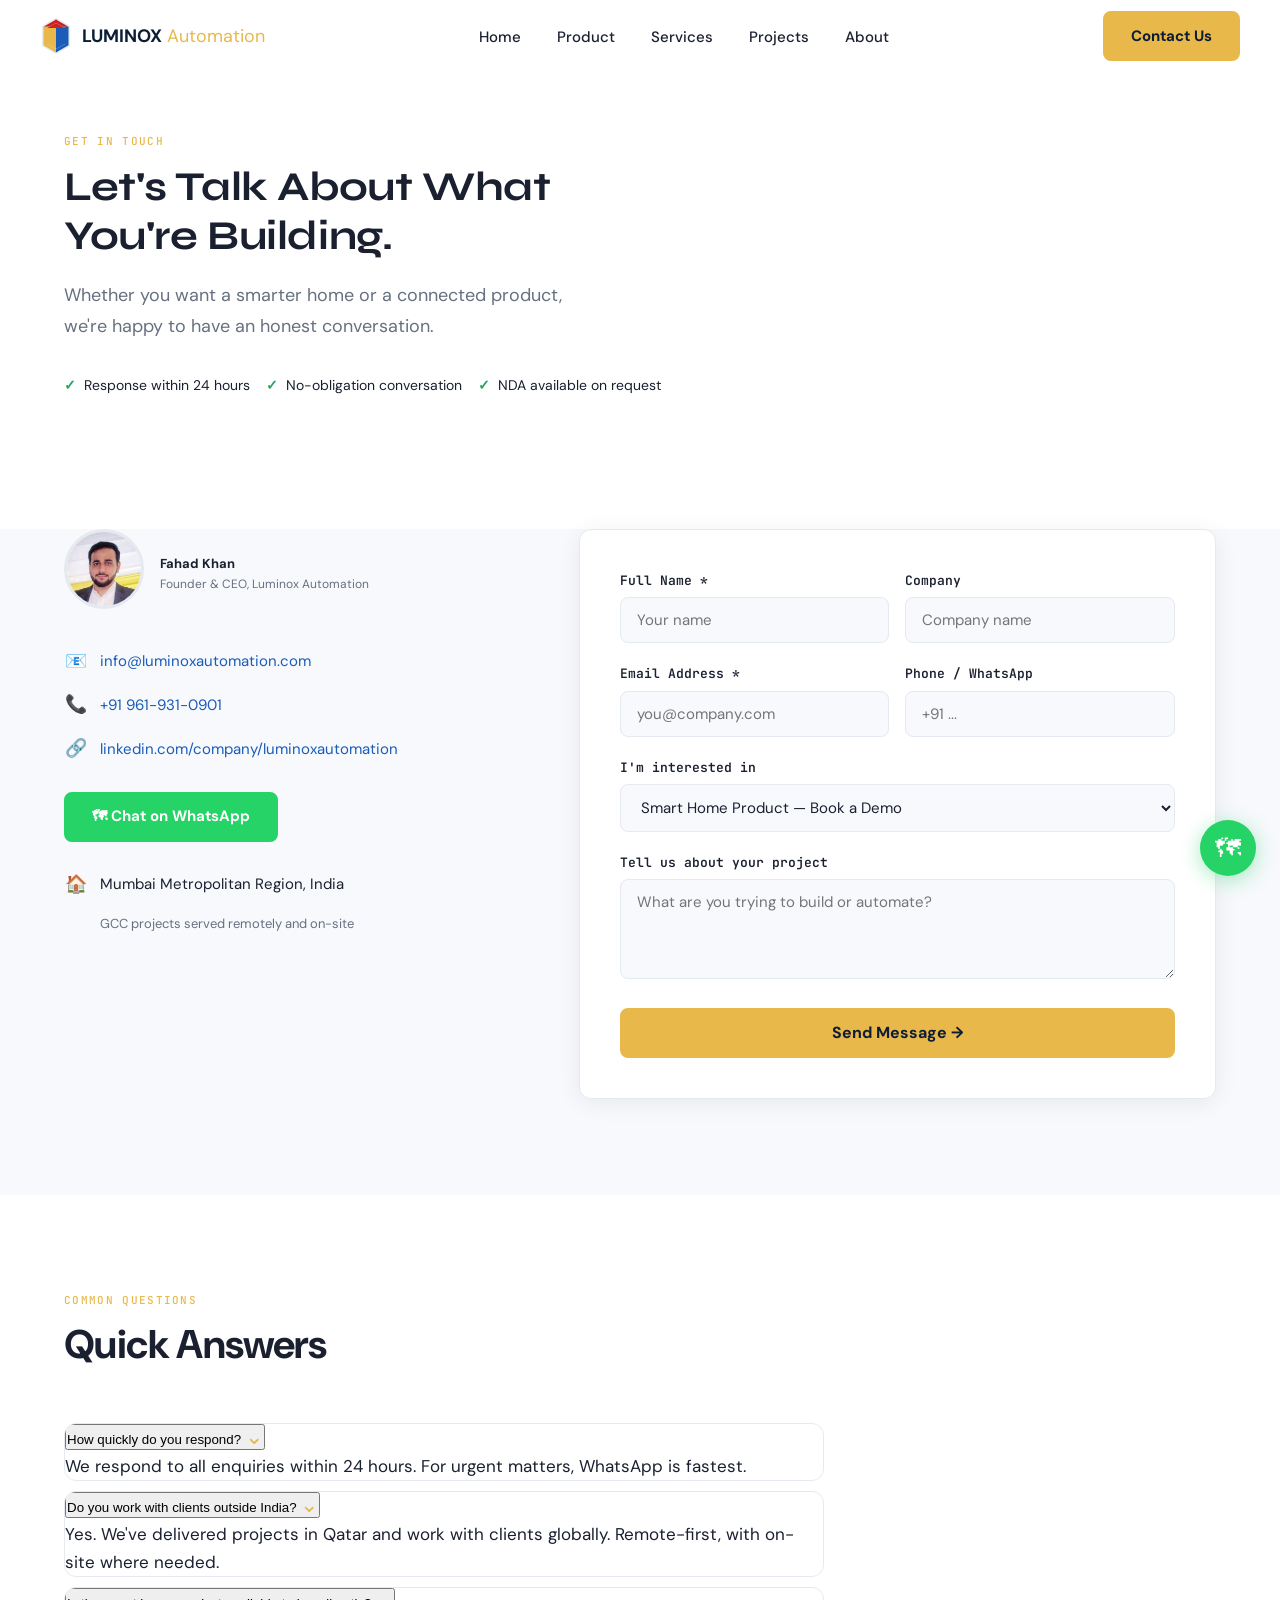
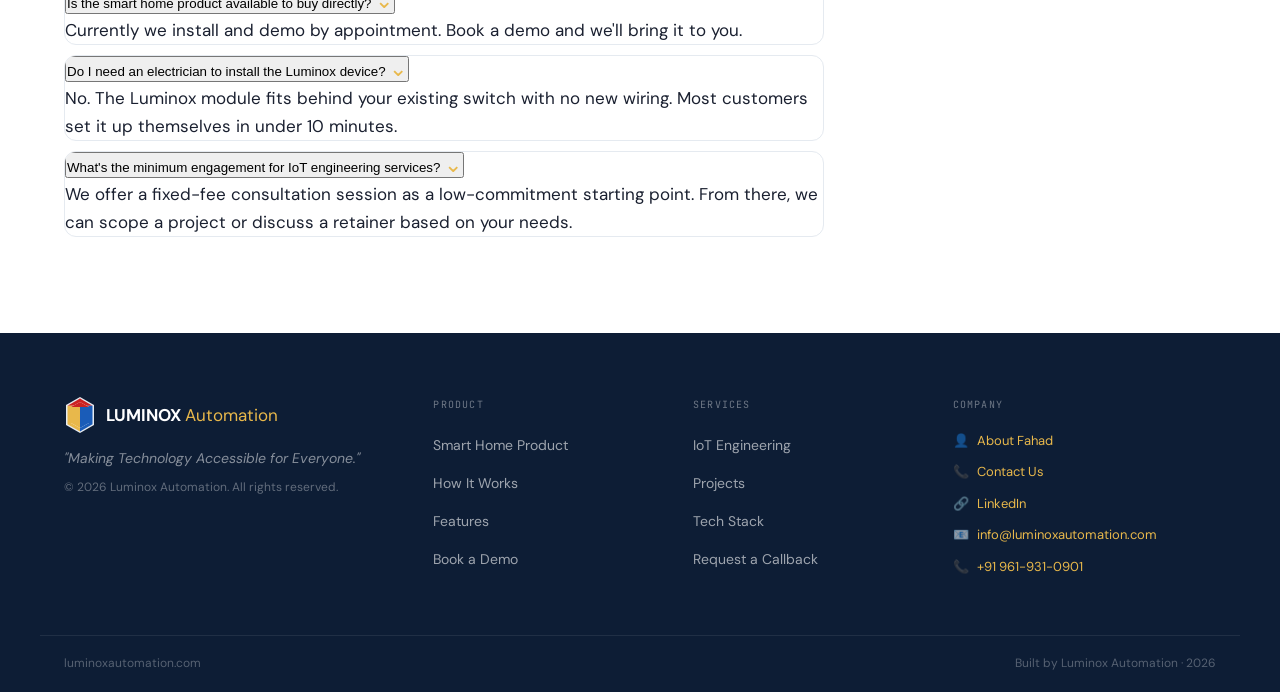
<file: contact.html>
<!DOCTYPE html>
<html lang="en">
<head>
  <meta charset="UTF-8">
  <meta name="viewport" content="width=device-width, initial-scale=1.0">
  <title>Contact &amp; Book a Demo | Luminox Automation</title>
  <meta name="description" content="Book a free smart home demo or request a callback for IoT engineering services. Luminox Automation responds within 24 hours.">
  <meta property="og:title" content="Contact &amp; Book a Demo | Luminox Automation">
  <meta property="og:description" content="Book a free smart home demo or request a callback for IoT engineering services. Luminox Automation responds within 24 hours.">
  <meta property="og:type" content="website">
  <link rel="preconnect" href="https://fonts.googleapis.com">
  <link rel="preconnect" href="https://fonts.gstatic.com" crossorigin>
  <link href="https://fonts.googleapis.com/css2?family=Syne:wght@700;800&family=DM+Sans:wght@400;500;600;700&family=JetBrains+Mono:wght@400;500&display=swap" rel="stylesheet">
  <link rel="stylesheet" href="css/style.css">
  
</head>
<body>
<a class="skip-link" href="#main">Skip to content</a>
<nav class="nav " id="navbar">
  <div class="nav-inner">
    <a class="nav-brand" href="index.html">
      <div class="hex-mark"><svg class="hex-mark" width="32" height="36" viewBox="0 0 32 36" fill="none" xmlns="http://www.w3.org/2000/svg">
  <path d="M16 0 L30 8 L30 28 L16 36 L2 28 L2 8 Z" fill="#E5EAF0"/>
  <path d="M16 1.5 L28.5 8.75 L28.5 27.25 L16 34.5 L3.5 27.25 L3.5 8.75 Z" fill="none" stroke="#E5EAF0" stroke-width="0"/>
  <!-- Red roof -->
  <path d="M16 1.5 L28.5 8.75 L16 8.75 L3.5 8.75 Z" fill="#CC2222"/>
  <path d="M16 1.5 L21 8.75 L11 8.75 Z" fill="#CC2222"/>
  <!-- Yellow left -->
  <path d="M3.5 8.75 L16 8.75 L16 34.5 L3.5 27.25 Z" fill="#E8B84B"/>
  <!-- Blue right -->
  <path d="M16 8.75 L28.5 8.75 L28.5 27.25 L16 34.5 Z" fill="#1A5CB8"/>
  <!-- Inner cutout -->
  <path d="M16 5 L25 10 L25 26 L16 31 L7 26 L7 10 Z" fill="white"/>
  <!-- Inner colour segments -->
  <path d="M16 5 L25 10 L16 10 L7 10 Z" fill="#CC2222"/>
  <path d="M7 10 L16 10 L16 31 L7 26 Z" fill="#E8B84B"/>
  <path d="M16 10 L25 10 L25 26 L16 31 Z" fill="#1A5CB8"/>
</svg></div>
      <div class="nav-wordmark"><strong>LUMINOX</strong> <span>Automation</span></div>
    </a>
    <ul class="nav-links">
      <li><a href="index.html">Home</a></li>
      <li><a href="product.html">Product</a></li>
      <li><a href="services.html">Services</a></li>
      <li><a href="projects.html">Projects</a></li>
      <li><a href="about.html">About</a></li>
    </ul>
    <a href="contact.html" class="btn btn--primary nav-cta-desktop">Contact Us</a>
    <button class="nav-hamburger" id="hamburger" aria-label="Open menu">
      <span></span><span></span><span></span>
    </button>
  </div>
</nav>
<div class="nav-overlay" id="navOverlay" role="dialog" aria-modal="true">
  <button class="nav-overlay-close" id="navClose" aria-label="Close menu">&times;</button>
  <a href="index.html">Home</a>
  <a href="product.html">Product</a>
  <a href="services.html">Services</a>
  <a href="projects.html">Projects</a>
  <a href="about.html">About</a>
  <a href="contact.html" class="btn btn--primary" style="margin-top:16px">Contact Us</a>
</div>
<main id="main">

<section class="section" style="padding-top:calc(var(--nav-h) + 60px)">
  <div class="container">
    <span class="eyebrow">Get in Touch</span>
    <h1 class="h1-hero" style="max-width:580px">Let's Talk About What You're Building.</h1>
    <p class="subline">Whether you want a smarter home or a connected product, we're happy to have an honest conversation.</p>
    <div class="trust-signals">
      <div class="trust-signal"><span class="trust-tick">&#10003;</span> Response within 24 hours</div>
      <div class="trust-signal"><span class="trust-tick">&#10003;</span> No-obligation conversation</div>
      <div class="trust-signal"><span class="trust-tick">&#10003;</span> NDA available on request</div>
    </div>
  </div>
</section>

<section class="section section--surface" style="padding-top:0">
  <div class="container">
    <div class="contact-grid">
      <!-- Left: contact info -->
      <div class="contact-info">
        <div style="display:flex;align-items:center;gap:16px;margin-bottom:28px">
          <img class="contact-mini-photo" src="[data-uri]" alt="Fahad Khan" loading="lazy">
          <div>
            <div class="contact-mini-name">Fahad Khan</div>
            <div class="contact-mini-title">Founder &amp; CEO, Luminox Automation</div>
          </div>
        </div>
        <div class="contact-detail-item"><span class="contact-detail-icon">&#128231;</span><a href="mailto:info@luminoxautomation.com">info@luminoxautomation.com</a></div>
        <div class="contact-detail-item"><span class="contact-detail-icon">&#128222;</span><a href="tel:+919619310901">+91 961-931-0901</a></div>
        <div class="contact-detail-item"><span class="contact-detail-icon">&#128279;</span><a href="https://www.linkedin.com/company/luminoxautomation/" target="_blank" rel="noopener">linkedin.com/company/luminoxautomation</a></div>
        <div style="margin:28px 0">
          <a href="https://wa.me/919619310901" class="btn btn--green" target="_blank" rel="noopener">&#128506; Chat on WhatsApp</a>
        </div>
        <div class="contact-detail-item" style="margin-top:8px"><span class="contact-detail-icon">&#127968;</span><span>Mumbai Metropolitan Region, India</span></div>
        <p style="font-size:13px;color:var(--muted);margin-top:6px;margin-left:36px">GCC projects served remotely and on-site</p>
      </div>
      <!-- Right: form -->
      <div class="contact-form-card">
        <div id="formSuccess" class="form-success">
          <div class="success-icon">&#10003;</div>
          <h3>Message Sent</h3>
          <p>Thanks. Fahad will be in touch within 24 hours.</p>
        </div>
        <form id="contactForm" novalidate>
          <div class="form-row">
            <div class="form-group">
              <label for="fname">Full Name *</label>
              <input type="text" id="fname" name="name" required placeholder="Your name" autocomplete="name">
            </div>
            <div class="form-group">
              <label for="fcompany">Company</label>
              <input type="text" id="fcompany" name="company" placeholder="Company name" autocomplete="organization">
            </div>
          </div>
          <div class="form-row">
            <div class="form-group">
              <label for="femail">Email Address *</label>
              <input type="email" id="femail" name="email" required placeholder="you@company.com" autocomplete="email">
            </div>
            <div class="form-group">
              <label for="fphone">Phone / WhatsApp</label>
              <input type="tel" id="fphone" name="phone" placeholder="+91 ..." autocomplete="tel">
            </div>
          </div>
          <div class="form-group">
            <label for="finterest">I'm interested in</label>
            <select id="finterest" name="interest">
              <option value="smart-home">Smart Home Product — Book a Demo</option>
              <option value="services">IoT Engineering Services — Request a Callback</option>
              <option value="partnership">Partnership / Investment</option>
              <option value="other">Something else</option>
            </select>
          </div>
          <div class="form-group">
            <label for="fmsg">Tell us about your project</label>
            <textarea id="fmsg" name="message" placeholder="What are you trying to build or automate?"></textarea>
          </div>
          <button type="submit" class="btn btn--primary" style="width:100%;justify-content:center;font-size:16px">Send Message &rarr;</button>
        </form>
      </div>
    </div>
  </div>
</section>

<!-- FAQ -->
<section class="section">
  <div class="container">
    <div class="section-header">
      <span class="eyebrow">Common Questions</span>
      <h2 class="h2">Quick Answers</h2>
    </div>
    <div class="faq-list" style="max-width:760px">
      <div class="faq-item faq-accordion">
        <button class="faq-toggle" aria-expanded="false">
          How quickly do you respond?
          <span class="faq-arrow">&#8964;</span>
        </button>
        <div class="faq-body">We respond to all enquiries within 24 hours. For urgent matters, WhatsApp is fastest.</div>
      </div>
      <div class="faq-item faq-accordion">
        <button class="faq-toggle" aria-expanded="false">
          Do you work with clients outside India?
          <span class="faq-arrow">&#8964;</span>
        </button>
        <div class="faq-body">Yes. We've delivered projects in Qatar and work with clients globally. Remote-first, with on-site where needed.</div>
      </div>
      <div class="faq-item faq-accordion">
        <button class="faq-toggle" aria-expanded="false">
          Is the smart home product available to buy directly?
          <span class="faq-arrow">&#8964;</span>
        </button>
        <div class="faq-body">Currently we install and demo by appointment. Book a demo and we'll bring it to you.</div>
      </div>
      <div class="faq-item faq-accordion">
        <button class="faq-toggle" aria-expanded="false">
          Do I need an electrician to install the Luminox device?
          <span class="faq-arrow">&#8964;</span>
        </button>
        <div class="faq-body">No. The Luminox module fits behind your existing switch with no new wiring. Most customers set it up themselves in under 10 minutes.</div>
      </div>
      <div class="faq-item faq-accordion">
        <button class="faq-toggle" aria-expanded="false">
          What's the minimum engagement for IoT engineering services?
          <span class="faq-arrow">&#8964;</span>
        </button>
        <div class="faq-body">We offer a fixed-fee consultation session as a low-commitment starting point. From there, we can scope a project or discuss a retainer based on your needs.</div>
      </div>
    </div>
  </div>
</section>

</main>
<footer class="footer">
  <div class="footer-grid">
    <div class="footer-brand-area">
      <div class="footer-logo-row">
        <div class="hex-mark"><svg class="hex-mark" width="32" height="36" viewBox="0 0 32 36" fill="none" xmlns="http://www.w3.org/2000/svg">
  <path d="M16 0 L30 8 L30 28 L16 36 L2 28 L2 8 Z" fill="#E5EAF0"/>
  <path d="M16 1.5 L28.5 8.75 L28.5 27.25 L16 34.5 L3.5 27.25 L3.5 8.75 Z" fill="none" stroke="#E5EAF0" stroke-width="0"/>
  <!-- Red roof -->
  <path d="M16 1.5 L28.5 8.75 L16 8.75 L3.5 8.75 Z" fill="#CC2222"/>
  <path d="M16 1.5 L21 8.75 L11 8.75 Z" fill="#CC2222"/>
  <!-- Yellow left -->
  <path d="M3.5 8.75 L16 8.75 L16 34.5 L3.5 27.25 Z" fill="#E8B84B"/>
  <!-- Blue right -->
  <path d="M16 8.75 L28.5 8.75 L28.5 27.25 L16 34.5 Z" fill="#1A5CB8"/>
  <!-- Inner cutout -->
  <path d="M16 5 L25 10 L25 26 L16 31 L7 26 L7 10 Z" fill="white"/>
  <!-- Inner colour segments -->
  <path d="M16 5 L25 10 L16 10 L7 10 Z" fill="#CC2222"/>
  <path d="M7 10 L16 10 L16 31 L7 26 Z" fill="#E8B84B"/>
  <path d="M16 10 L25 10 L25 26 L16 31 Z" fill="#1A5CB8"/>
</svg></div>
        <div class="footer-wordmark">LUMINOX <span>Automation</span></div>
      </div>
      <p class="footer-tagline">"Making Technology Accessible for Everyone."</p>
      <p class="footer-copy">&copy; 2026 Luminox Automation. All rights reserved.</p>
    </div>
    <div>
      <div class="footer-col-title">Product</div>
      <ul class="footer-links-list">
        <li><a href="product.html">Smart Home Product</a></li>
        <li><a href="product.html#how-it-works">How It Works</a></li>
        <li><a href="product.html#features">Features</a></li>
        <li><a href="contact.html">Book a Demo</a></li>
      </ul>
    </div>
    <div>
      <div class="footer-col-title">Services</div>
      <ul class="footer-links-list">
        <li><a href="services.html">IoT Engineering</a></li>
        <li><a href="projects.html">Projects</a></li>
        <li><a href="services.html#tech-stack">Tech Stack</a></li>
        <li><a href="contact.html">Request a Callback</a></li>
      </ul>
    </div>
    <div>
      <div class="footer-col-title">Company</div>
      <div class="footer-contact-item"><span>&#128100;</span><a href="about.html">About Fahad</a></div>
      <div class="footer-contact-item"><span>&#128222;</span><a href="contact.html">Contact Us</a></div>
      <div class="footer-contact-item"><span>&#128279;</span><a href="https://www.linkedin.com/company/luminoxautomation/" target="_blank" rel="noopener">LinkedIn</a></div>
      <div class="footer-contact-item"><span>&#128231;</span><a href="mailto:info@luminoxautomation.com">info@luminoxautomation.com</a></div>
      <div class="footer-contact-item"><span>&#128222;</span><a href="tel:+919619310901">+91 961-931-0901</a></div>
    </div>
  </div>
  <div class="footer-bottom">
    <span>luminoxautomation.com</span>
    <span>Built by Luminox Automation &middot; 2026</span>
  </div>
</footer>

<a class="float-wa" href="https://wa.me/919619310901" target="_blank" rel="noopener" aria-label="Chat on WhatsApp">
  <span class="float-wa-tooltip">Chat on WhatsApp</span>
  &#128506;
</a>

<script src="js/main.js"></script>
</body>
</html>
</file>
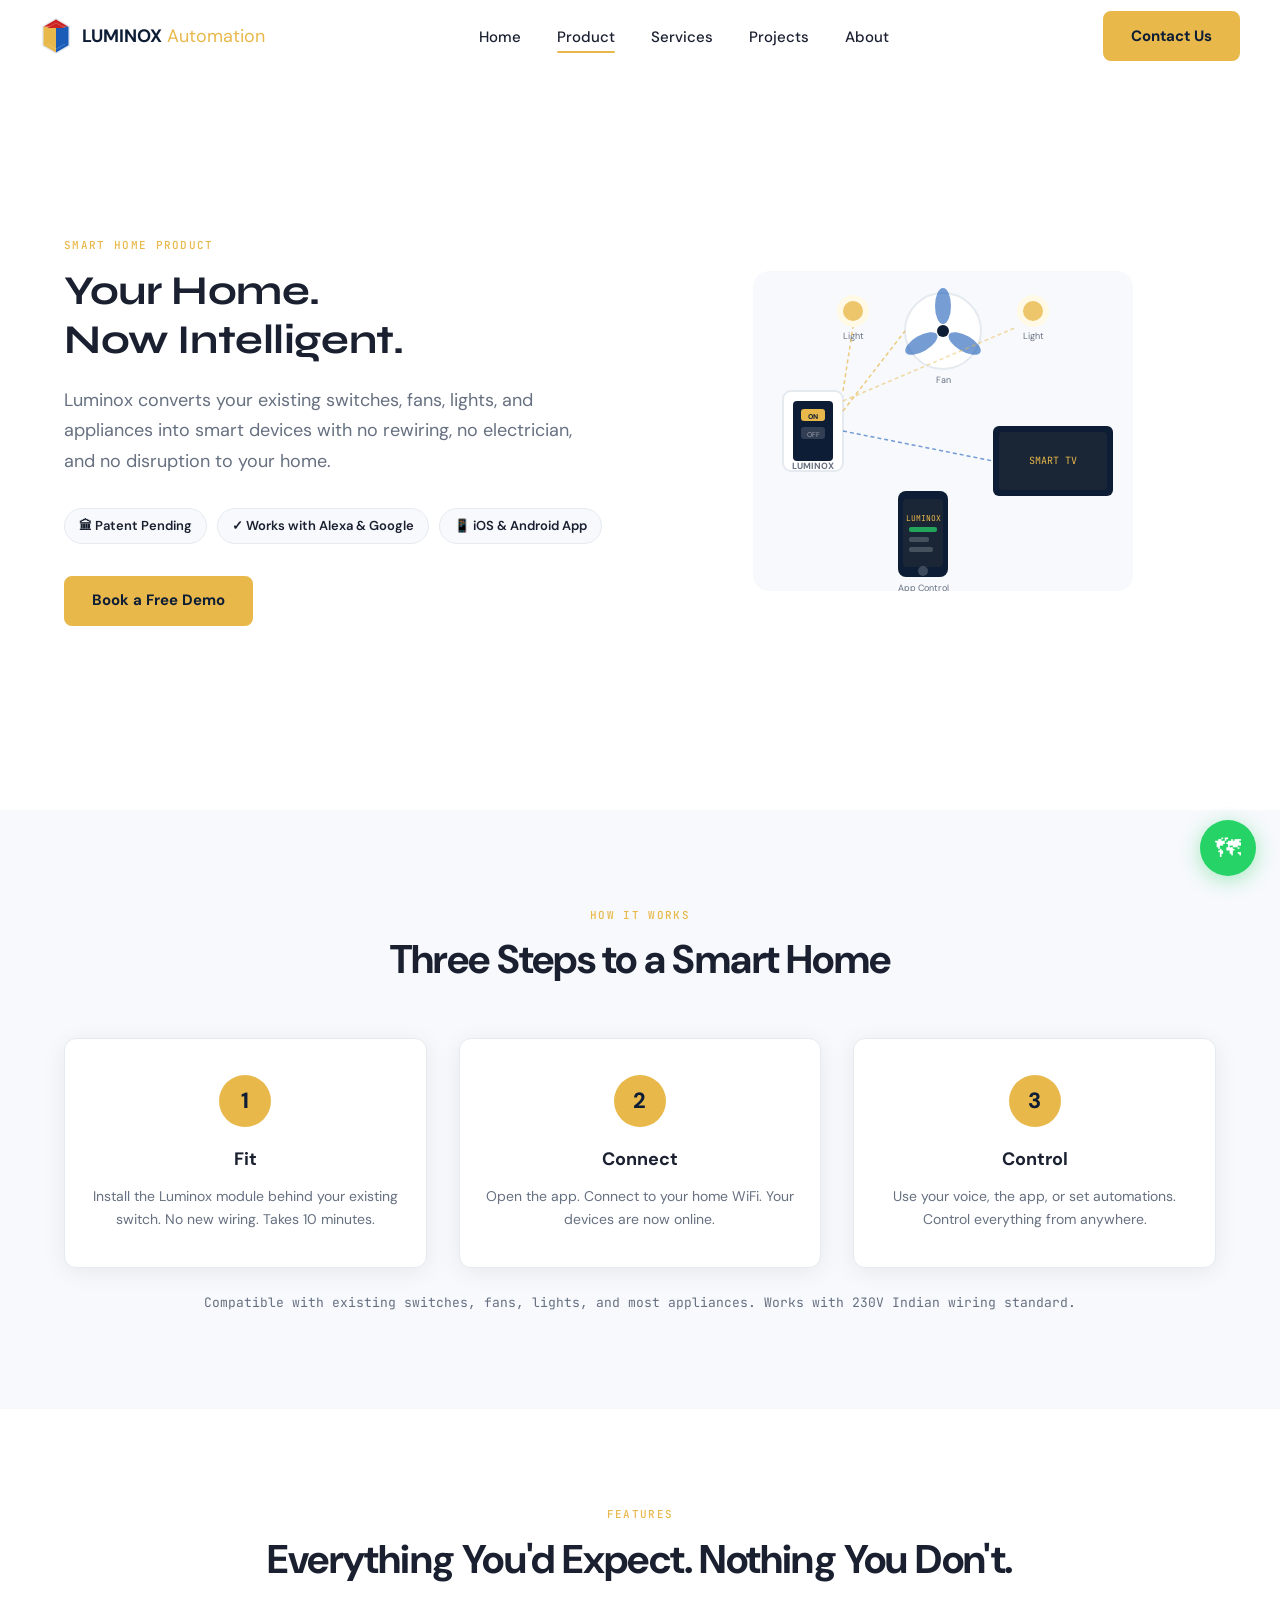
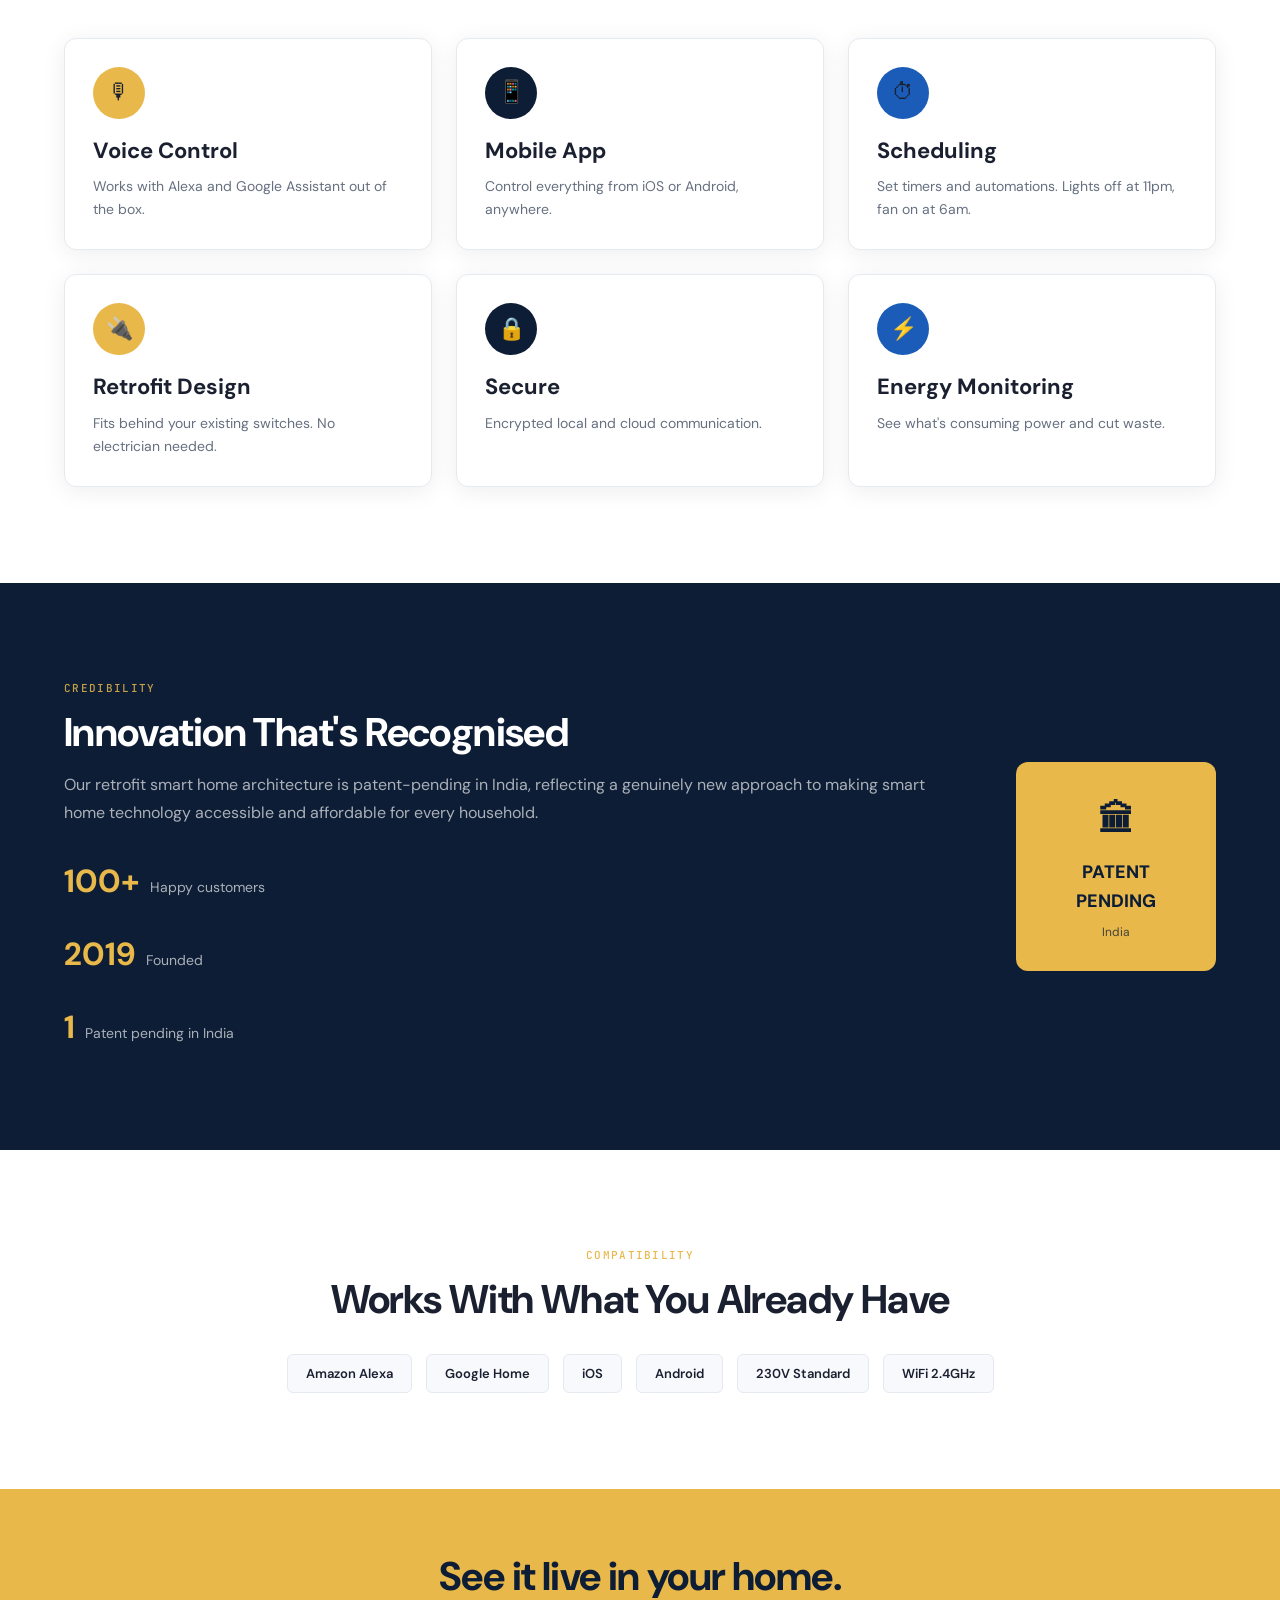
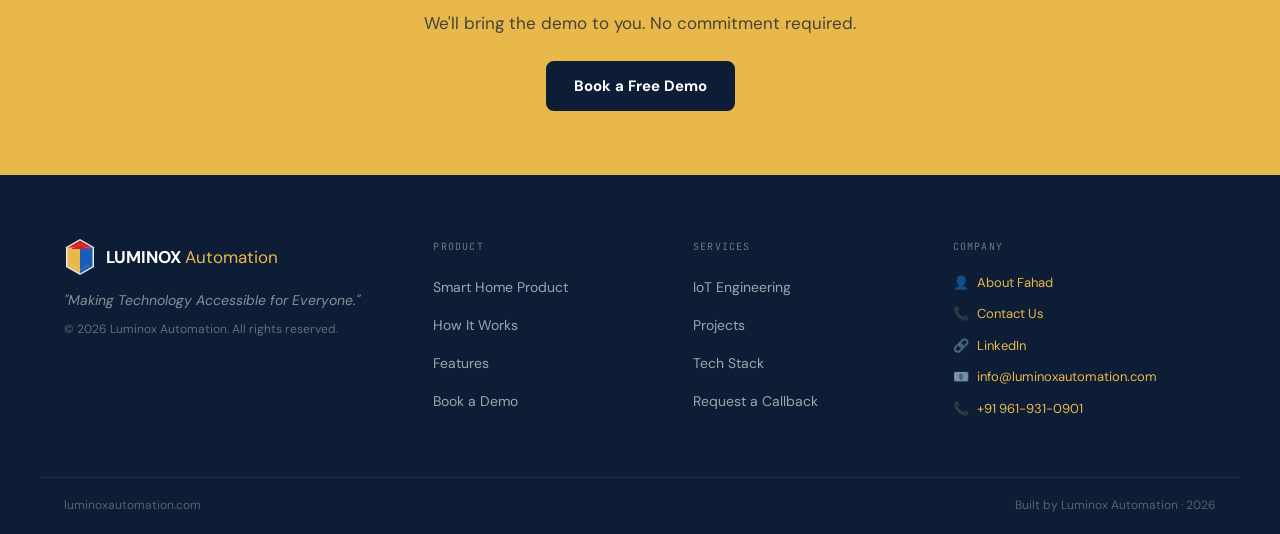
<file: product.html>
<!DOCTYPE html>
<html lang="en">
<head>
  <meta charset="UTF-8">
  <meta name="viewport" content="width=device-width, initial-scale=1.0">
  <title>Smart Home Product | Luminox Automation</title>
  <meta name="description" content="Retrofit smart home technology that converts your existing switches, fans, and appliances into smart devices. No rewiring. No electrician. Book a demo.">
  <meta property="og:title" content="Smart Home Product | Luminox Automation">
  <meta property="og:description" content="Retrofit smart home technology that converts your existing switches, fans, and appliances into smart devices. No rewiring. No electrician. Book a demo.">
  <meta property="og:type" content="website">
  <link rel="preconnect" href="https://fonts.googleapis.com">
  <link rel="preconnect" href="https://fonts.gstatic.com" crossorigin>
  <link href="https://fonts.googleapis.com/css2?family=Syne:wght@700;800&family=DM+Sans:wght@400;500;600;700&family=JetBrains+Mono:wght@400;500&display=swap" rel="stylesheet">
  <link rel="stylesheet" href="css/style.css">
  
</head>
<body>
<a class="skip-link" href="#main">Skip to content</a>
<nav class="nav " id="navbar">
  <div class="nav-inner">
    <a class="nav-brand" href="index.html">
      <div class="hex-mark"><svg class="hex-mark" width="32" height="36" viewBox="0 0 32 36" fill="none" xmlns="http://www.w3.org/2000/svg">
  <path d="M16 0 L30 8 L30 28 L16 36 L2 28 L2 8 Z" fill="#E5EAF0"/>
  <path d="M16 1.5 L28.5 8.75 L28.5 27.25 L16 34.5 L3.5 27.25 L3.5 8.75 Z" fill="none" stroke="#E5EAF0" stroke-width="0"/>
  <!-- Red roof -->
  <path d="M16 1.5 L28.5 8.75 L16 8.75 L3.5 8.75 Z" fill="#CC2222"/>
  <path d="M16 1.5 L21 8.75 L11 8.75 Z" fill="#CC2222"/>
  <!-- Yellow left -->
  <path d="M3.5 8.75 L16 8.75 L16 34.5 L3.5 27.25 Z" fill="#E8B84B"/>
  <!-- Blue right -->
  <path d="M16 8.75 L28.5 8.75 L28.5 27.25 L16 34.5 Z" fill="#1A5CB8"/>
  <!-- Inner cutout -->
  <path d="M16 5 L25 10 L25 26 L16 31 L7 26 L7 10 Z" fill="white"/>
  <!-- Inner colour segments -->
  <path d="M16 5 L25 10 L16 10 L7 10 Z" fill="#CC2222"/>
  <path d="M7 10 L16 10 L16 31 L7 26 Z" fill="#E8B84B"/>
  <path d="M16 10 L25 10 L25 26 L16 31 Z" fill="#1A5CB8"/>
</svg></div>
      <div class="nav-wordmark"><strong>LUMINOX</strong> <span>Automation</span></div>
    </a>
    <ul class="nav-links">
      <li><a href="index.html">Home</a></li>
      <li><a href="product.html">Product</a></li>
      <li><a href="services.html">Services</a></li>
      <li><a href="projects.html">Projects</a></li>
      <li><a href="about.html">About</a></li>
    </ul>
    <a href="contact.html" class="btn btn--primary nav-cta-desktop">Contact Us</a>
    <button class="nav-hamburger" id="hamburger" aria-label="Open menu">
      <span></span><span></span><span></span>
    </button>
  </div>
</nav>
<div class="nav-overlay" id="navOverlay" role="dialog" aria-modal="true">
  <button class="nav-overlay-close" id="navClose" aria-label="Close menu">&times;</button>
  <a href="index.html">Home</a>
  <a href="product.html">Product</a>
  <a href="services.html">Services</a>
  <a href="projects.html">Projects</a>
  <a href="about.html">About</a>
  <a href="contact.html" class="btn btn--primary" style="margin-top:16px">Contact Us</a>
</div>
<main id="main">

<!-- HERO -->
<section style="background:var(--white)">
  <div class="hero-product">
    <div>
      <span class="eyebrow">Smart Home Product</span>
      <h1 class="h1-hero">Your Home.<br>Now Intelligent.</h1>
      <p class="subline">Luminox converts your existing switches, fans, lights, and appliances into smart devices with no rewiring, no electrician, and no disruption to your home.</p>
      <div class="trust-badges">
        <span class="trust-badge">&#127963; Patent Pending</span>
        <span class="trust-badge">&#10003; Works with Alexa &amp; Google</span>
        <span class="trust-badge">&#128241; iOS &amp; Android App</span>
      </div>
      <a href="contact.html" class="btn btn--primary">Book a Free Demo</a>
    </div>
    <div class="product-visual" style="display:flex;align-items:center;justify-content:center">
      <svg width="380" height="320" viewBox="0 0 380 320" fill="none" xmlns="http://www.w3.org/2000/svg">
        <!-- Room background -->
        <rect width="380" height="320" rx="16" fill="#F7F9FC"/>
        <!-- Wall switch with Luminox device -->
        <rect x="30" y="120" width="60" height="80" rx="8" fill="white" stroke="#E5EAF0" stroke-width="2"/>
        <rect x="40" y="130" width="40" height="60" rx="4" fill="var(--navy)"/>
        <rect x="48" y="138" width="24" height="12" rx="3" fill="#E8B84B"/>
        <text x="60" y="148" text-anchor="middle" fill="var(--navy)" font-size="7" font-family="DM Sans" font-weight="700">ON</text>
        <rect x="48" y="156" width="24" height="12" rx="3" fill="rgba(255,255,255,0.15)"/>
        <text x="60" y="166" text-anchor="middle" fill="rgba(255,255,255,0.5)" font-size="7" font-family="DM Sans">OFF</text>
        <text x="60" y="198" text-anchor="middle" fill="var(--muted)" font-size="9" font-family="DM Sans" font-weight="700">LUMINOX</text>
        <!-- Fan -->
        <circle cx="190" cy="60" r="38" fill="white" stroke="#E5EAF0" stroke-width="2"/>
        <circle cx="190" cy="60" r="6" fill="var(--navy)"/>
        <ellipse cx="190" cy="35" rx="8" ry="18" fill="#1A5CB8" opacity="0.6" transform="rotate(0 190 60)"/>
        <ellipse cx="190" cy="35" rx="8" ry="18" fill="#1A5CB8" opacity="0.6" transform="rotate(120 190 60)"/>
        <ellipse cx="190" cy="35" rx="8" ry="18" fill="#1A5CB8" opacity="0.6" transform="rotate(240 190 60)"/>
        <text x="190" y="112" text-anchor="middle" fill="var(--muted)" font-size="9" font-family="DM Sans">Fan</text>
        <!-- TV -->
        <rect x="240" y="155" width="120" height="70" rx="6" fill="var(--navy)"/>
        <rect x="246" y="161" width="108" height="58" rx="4" fill="#1a2535"/>
        <text x="300" y="193" text-anchor="middle" fill="var(--amber)" font-size="10" font-family="JetBrains Mono">SMART TV</text>
        <!-- Lights -->
        <circle cx="100" cy="40" r="16" fill="#FFF9E6"/>
        <circle cx="100" cy="40" r="10" fill="#E8B84B" opacity="0.8"/>
        <text x="100" y="68" text-anchor="middle" fill="var(--muted)" font-size="9" font-family="DM Sans">Light</text>
        <circle cx="280" cy="40" r="16" fill="#FFF9E6"/>
        <circle cx="280" cy="40" r="10" fill="#E8B84B" opacity="0.8"/>
        <text x="280" y="68" text-anchor="middle" fill="var(--muted)" font-size="9" font-family="DM Sans">Light</text>
        <!-- Connection lines -->
        <line x1="90" y1="120" x2="100" y2="56" stroke="#E8B84B" stroke-width="1.5" stroke-dasharray="4 3" opacity="0.7"/>
        <line x1="90" y1="140" x2="152" y2="60" stroke="#E8B84B" stroke-width="1.5" stroke-dasharray="4 3" opacity="0.7"/>
        <line x1="90" y1="160" x2="240" y2="190" stroke="#1A5CB8" stroke-width="1.5" stroke-dasharray="4 3" opacity="0.6"/>
        <line x1="90" y1="130" x2="264" y2="56" stroke="#E8B84B" stroke-width="1.5" stroke-dasharray="4 3" opacity="0.5"/>
        <!-- Phone -->
        <rect x="145" y="220" width="50" height="86" rx="8" fill="var(--navy)"/>
        <rect x="150" y="228" width="40" height="68" rx="4" fill="#1a2535"/>
        <circle cx="170" cy="300" r="5" fill="rgba(255,255,255,0.2)"/>
        <text x="170" y="250" text-anchor="middle" fill="var(--amber)" font-size="8" font-family="JetBrains Mono">LUMINOX</text>
        <rect x="156" y="256" width="28" height="5" rx="2" fill="#22A55A"/>
        <rect x="156" y="266" width="20" height="5" rx="2" fill="rgba(255,255,255,0.2)"/>
        <rect x="156" y="276" width="24" height="5" rx="2" fill="rgba(255,255,255,0.2)"/>
        <text x="170" y="320" text-anchor="middle" fill="var(--muted)" font-size="9" font-family="DM Sans">App Control</text>
      </svg>
    </div>
  </div>
</section>

<!-- HOW IT WORKS -->
<section class="section section--surface" id="how-it-works">
  <div class="container">
    <div class="section-header section-header--center">
      <span class="eyebrow">How It Works</span>
      <h2 class="h2">Three Steps to a Smart Home</h2>
    </div>
    <div class="steps-grid">
      <div class="step-card">
        <div class="step-num">1</div>
        <div class="step-title">Fit</div>
        <p class="step-desc">Install the Luminox module behind your existing switch. No new wiring. Takes 10 minutes.</p>
      </div>
      <div class="step-card">
        <div class="step-num">2</div>
        <div class="step-title">Connect</div>
        <p class="step-desc">Open the app. Connect to your home WiFi. Your devices are now online.</p>
      </div>
      <div class="step-card">
        <div class="step-num">3</div>
        <div class="step-title">Control</div>
        <p class="step-desc">Use your voice, the app, or set automations. Control everything from anywhere.</p>
      </div>
    </div>
    <p class="step-fine">Compatible with existing switches, fans, lights, and most appliances. Works with 230V Indian wiring standard.</p>
  </div>
</section>

<!-- FEATURES -->
<section class="section" id="features">
  <div class="container">
    <div class="section-header section-header--center">
      <span class="eyebrow">Features</span>
      <h2 class="h2">Everything You'd Expect. Nothing You Don't.</h2>
    </div>
    <div class="grid-3">
      <div class="card"><div class="icon-circle icon-circle--amber">&#127897;</div><h3 class="h3">Voice Control</h3><p style="color:var(--muted);font-size:14px">Works with Alexa and Google Assistant out of the box.</p></div>
      <div class="card"><div class="icon-circle icon-circle--navy">&#128241;</div><h3 class="h3">Mobile App</h3><p style="color:var(--muted);font-size:14px">Control everything from iOS or Android, anywhere.</p></div>
      <div class="card"><div class="icon-circle icon-circle--blue">&#9201;</div><h3 class="h3">Scheduling</h3><p style="color:var(--muted);font-size:14px">Set timers and automations. Lights off at 11pm, fan on at 6am.</p></div>
      <div class="card"><div class="icon-circle icon-circle--amber">&#128268;</div><h3 class="h3">Retrofit Design</h3><p style="color:var(--muted);font-size:14px">Fits behind your existing switches. No electrician needed.</p></div>
      <div class="card"><div class="icon-circle icon-circle--navy">&#128274;</div><h3 class="h3">Secure</h3><p style="color:var(--muted);font-size:14px">Encrypted local and cloud communication.</p></div>
      <div class="card"><div class="icon-circle icon-circle--blue">&#9889;</div><h3 class="h3">Energy Monitoring</h3><p style="color:var(--muted);font-size:14px">See what's consuming power and cut waste.</p></div>
    </div>
  </div>
</section>

<!-- PATENT -->
<section class="section section--navy">
  <div class="patent-inner">
    <div>
      <span class="eyebrow eyebrow--light">Credibility</span>
      <h2 class="h2 h2--light">Innovation That's Recognised</h2>
      <p style="color:rgba(255,255,255,0.65);font-size:16px;margin-bottom:28px;line-height:1.75">Our retrofit smart home architecture is patent-pending in India, reflecting a genuinely new approach to making smart home technology accessible and affordable for every household.</p>
      <div class="patent-stats">
        <div class="pstat"><span class="pstat-num">100+</span><span class="pstat-label">Happy customers</span></div>
        <div class="pstat"><span class="pstat-num">2019</span><span class="pstat-label">Founded</span></div>
        <div class="pstat"><span class="pstat-num">1</span><span class="pstat-label">Patent pending in India</span></div>
      </div>
    </div>
    <div class="patent-badge-large">
      <div class="badge-icon">&#127963;</div>
      <div>PATENT<br>PENDING</div>
      <div style="font-size:12px;font-weight:400;margin-top:6px;opacity:0.75">India</div>
    </div>
  </div>
</section>

<!-- COMPAT -->
<section class="section">
  <div class="container" style="text-align:center">
    <span class="eyebrow">Compatibility</span>
    <h2 class="h2">Works With What You Already Have</h2>
    <div class="compat-strip">
      <span class="compat-badge">Amazon Alexa</span>
      <span class="compat-badge">Google Home</span>
      <span class="compat-badge">iOS</span>
      <span class="compat-badge">Android</span>
      <span class="compat-badge">230V Standard</span>
      <span class="compat-badge">WiFi 2.4GHz</span>
    </div>
  </div>
</section>

<!-- CTA -->
<div class="cta-banner">
  <div class="container" style="text-align:center">
    <h2 class="h2">See it live in your home.</h2>
    <p style="margin-bottom:24px">We'll bring the demo to you. No commitment required.</p>
    <a href="contact.html" class="btn btn--secondary">Book a Free Demo</a>
  </div>
</div>

</main>
<footer class="footer">
  <div class="footer-grid">
    <div class="footer-brand-area">
      <div class="footer-logo-row">
        <div class="hex-mark"><svg class="hex-mark" width="32" height="36" viewBox="0 0 32 36" fill="none" xmlns="http://www.w3.org/2000/svg">
  <path d="M16 0 L30 8 L30 28 L16 36 L2 28 L2 8 Z" fill="#E5EAF0"/>
  <path d="M16 1.5 L28.5 8.75 L28.5 27.25 L16 34.5 L3.5 27.25 L3.5 8.75 Z" fill="none" stroke="#E5EAF0" stroke-width="0"/>
  <!-- Red roof -->
  <path d="M16 1.5 L28.5 8.75 L16 8.75 L3.5 8.75 Z" fill="#CC2222"/>
  <path d="M16 1.5 L21 8.75 L11 8.75 Z" fill="#CC2222"/>
  <!-- Yellow left -->
  <path d="M3.5 8.75 L16 8.75 L16 34.5 L3.5 27.25 Z" fill="#E8B84B"/>
  <!-- Blue right -->
  <path d="M16 8.75 L28.5 8.75 L28.5 27.25 L16 34.5 Z" fill="#1A5CB8"/>
  <!-- Inner cutout -->
  <path d="M16 5 L25 10 L25 26 L16 31 L7 26 L7 10 Z" fill="white"/>
  <!-- Inner colour segments -->
  <path d="M16 5 L25 10 L16 10 L7 10 Z" fill="#CC2222"/>
  <path d="M7 10 L16 10 L16 31 L7 26 Z" fill="#E8B84B"/>
  <path d="M16 10 L25 10 L25 26 L16 31 Z" fill="#1A5CB8"/>
</svg></div>
        <div class="footer-wordmark">LUMINOX <span>Automation</span></div>
      </div>
      <p class="footer-tagline">"Making Technology Accessible for Everyone."</p>
      <p class="footer-copy">&copy; 2026 Luminox Automation. All rights reserved.</p>
    </div>
    <div>
      <div class="footer-col-title">Product</div>
      <ul class="footer-links-list">
        <li><a href="product.html">Smart Home Product</a></li>
        <li><a href="product.html#how-it-works">How It Works</a></li>
        <li><a href="product.html#features">Features</a></li>
        <li><a href="contact.html">Book a Demo</a></li>
      </ul>
    </div>
    <div>
      <div class="footer-col-title">Services</div>
      <ul class="footer-links-list">
        <li><a href="services.html">IoT Engineering</a></li>
        <li><a href="projects.html">Projects</a></li>
        <li><a href="services.html#tech-stack">Tech Stack</a></li>
        <li><a href="contact.html">Request a Callback</a></li>
      </ul>
    </div>
    <div>
      <div class="footer-col-title">Company</div>
      <div class="footer-contact-item"><span>&#128100;</span><a href="about.html">About Fahad</a></div>
      <div class="footer-contact-item"><span>&#128222;</span><a href="contact.html">Contact Us</a></div>
      <div class="footer-contact-item"><span>&#128279;</span><a href="https://www.linkedin.com/company/luminoxautomation/" target="_blank" rel="noopener">LinkedIn</a></div>
      <div class="footer-contact-item"><span>&#128231;</span><a href="mailto:info@luminoxautomation.com">info@luminoxautomation.com</a></div>
      <div class="footer-contact-item"><span>&#128222;</span><a href="tel:+919619310901">+91 961-931-0901</a></div>
    </div>
  </div>
  <div class="footer-bottom">
    <span>luminoxautomation.com</span>
    <span>Built by Luminox Automation &middot; 2026</span>
  </div>
</footer>

<a class="float-wa" href="https://wa.me/919619310901" target="_blank" rel="noopener" aria-label="Chat on WhatsApp">
  <span class="float-wa-tooltip">Chat on WhatsApp</span>
  &#128506;
</a>

<script src="js/main.js"></script>
</body>
</html>
</file>
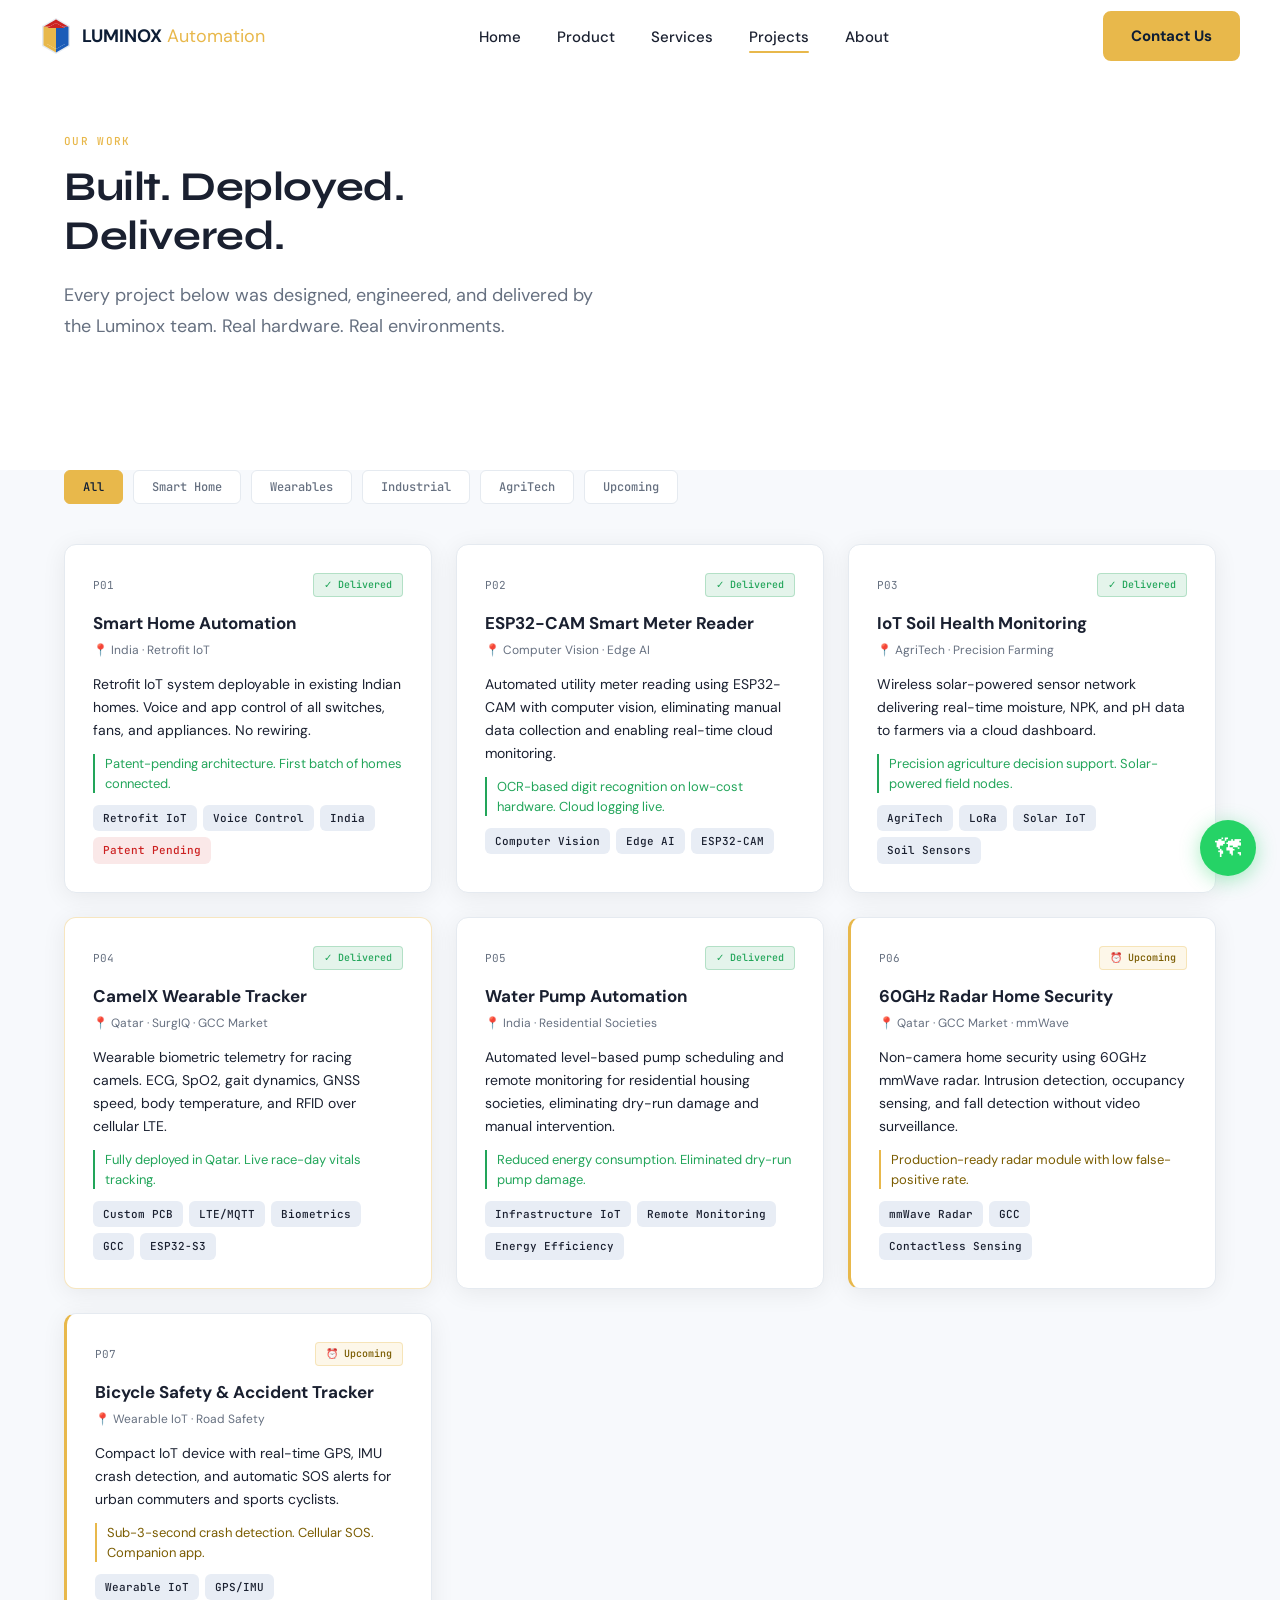
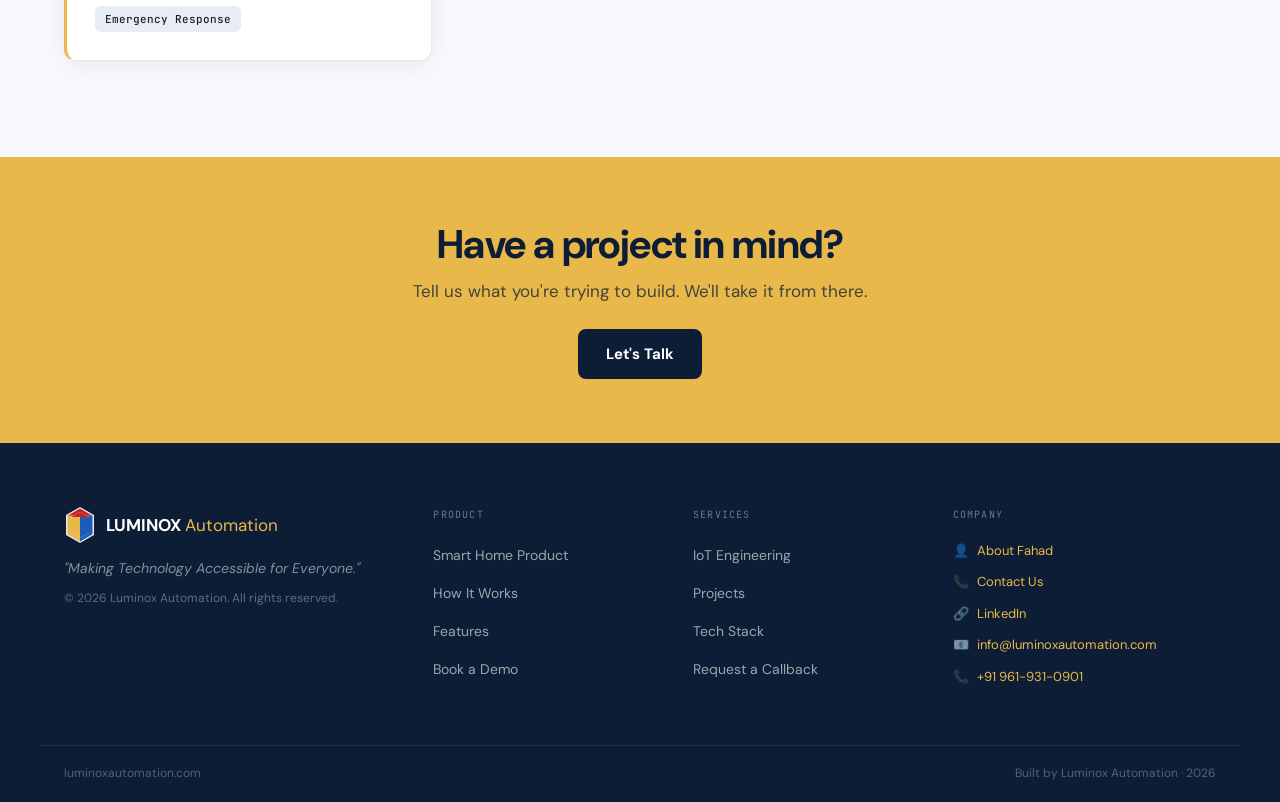
<file: projects.html>
<!DOCTYPE html>
<html lang="en">
<head>
  <meta charset="UTF-8">
  <meta name="viewport" content="width=device-width, initial-scale=1.0">
  <title>Projects &amp; Portfolio | Luminox Automation</title>
  <meta name="description" content="IoT projects delivered by Luminox Automation. Smart home automation, wearable biometrics, AgriTech sensors, industrial monitoring, and more. Real hardware, real environments.">
  <meta property="og:title" content="Projects &amp; Portfolio | Luminox Automation">
  <meta property="og:description" content="IoT projects delivered by Luminox Automation. Smart home automation, wearable biometrics, AgriTech sensors, industrial monitoring, and more. Real hardware, real environments.">
  <meta property="og:type" content="website">
  <link rel="preconnect" href="https://fonts.googleapis.com">
  <link rel="preconnect" href="https://fonts.gstatic.com" crossorigin>
  <link href="https://fonts.googleapis.com/css2?family=Syne:wght@700;800&family=DM+Sans:wght@400;500;600;700&family=JetBrains+Mono:wght@400;500&display=swap" rel="stylesheet">
  <link rel="stylesheet" href="css/style.css">
  
</head>
<body>
<a class="skip-link" href="#main">Skip to content</a>
<nav class="nav " id="navbar">
  <div class="nav-inner">
    <a class="nav-brand" href="index.html">
      <div class="hex-mark"><svg class="hex-mark" width="32" height="36" viewBox="0 0 32 36" fill="none" xmlns="http://www.w3.org/2000/svg">
  <path d="M16 0 L30 8 L30 28 L16 36 L2 28 L2 8 Z" fill="#E5EAF0"/>
  <path d="M16 1.5 L28.5 8.75 L28.5 27.25 L16 34.5 L3.5 27.25 L3.5 8.75 Z" fill="none" stroke="#E5EAF0" stroke-width="0"/>
  <!-- Red roof -->
  <path d="M16 1.5 L28.5 8.75 L16 8.75 L3.5 8.75 Z" fill="#CC2222"/>
  <path d="M16 1.5 L21 8.75 L11 8.75 Z" fill="#CC2222"/>
  <!-- Yellow left -->
  <path d="M3.5 8.75 L16 8.75 L16 34.5 L3.5 27.25 Z" fill="#E8B84B"/>
  <!-- Blue right -->
  <path d="M16 8.75 L28.5 8.75 L28.5 27.25 L16 34.5 Z" fill="#1A5CB8"/>
  <!-- Inner cutout -->
  <path d="M16 5 L25 10 L25 26 L16 31 L7 26 L7 10 Z" fill="white"/>
  <!-- Inner colour segments -->
  <path d="M16 5 L25 10 L16 10 L7 10 Z" fill="#CC2222"/>
  <path d="M7 10 L16 10 L16 31 L7 26 Z" fill="#E8B84B"/>
  <path d="M16 10 L25 10 L25 26 L16 31 Z" fill="#1A5CB8"/>
</svg></div>
      <div class="nav-wordmark"><strong>LUMINOX</strong> <span>Automation</span></div>
    </a>
    <ul class="nav-links">
      <li><a href="index.html">Home</a></li>
      <li><a href="product.html">Product</a></li>
      <li><a href="services.html">Services</a></li>
      <li><a href="projects.html">Projects</a></li>
      <li><a href="about.html">About</a></li>
    </ul>
    <a href="contact.html" class="btn btn--primary nav-cta-desktop">Contact Us</a>
    <button class="nav-hamburger" id="hamburger" aria-label="Open menu">
      <span></span><span></span><span></span>
    </button>
  </div>
</nav>
<div class="nav-overlay" id="navOverlay" role="dialog" aria-modal="true">
  <button class="nav-overlay-close" id="navClose" aria-label="Close menu">&times;</button>
  <a href="index.html">Home</a>
  <a href="product.html">Product</a>
  <a href="services.html">Services</a>
  <a href="projects.html">Projects</a>
  <a href="about.html">About</a>
  <a href="contact.html" class="btn btn--primary" style="margin-top:16px">Contact Us</a>
</div>
<main id="main">

<section class="section" style="padding-top:calc(var(--nav-h) + 60px)">
  <div class="container">
    <span class="eyebrow">Our Work</span>
    <h1 class="h1-hero" style="max-width:600px">Built. Deployed.<br>Delivered.</h1>
    <p class="subline">Every project below was designed, engineered, and delivered by the Luminox team. Real hardware. Real environments.</p>
  </div>
</section>

<section class="section section--surface" style="padding-top:0">
  <div class="container">
    <div class="filter-bar" role="tablist">
      <button class="filter-btn active" data-cat="all">All</button>
      <button class="filter-btn" data-cat="smart-home">Smart Home</button>
      <button class="filter-btn" data-cat="wearable">Wearables</button>
      <button class="filter-btn" data-cat="industrial">Industrial</button>
      <button class="filter-btn" data-cat="agritech">AgriTech</button>
      <button class="filter-btn" data-cat="upcoming">Upcoming</button>
    </div>
    <div class="projects-grid">

      <div class="proj-card" data-category="smart-home">
        <div class="proj-header"><span class="proj-num">P01</span><span class="badge badge--delivered">&#10003; Delivered</span></div>
        <div class="proj-title">Smart Home Automation</div>
        <div class="proj-loc">&#128205; India &middot; Retrofit IoT</div>
        <p class="proj-desc">Retrofit IoT system deployable in existing Indian homes. Voice and app control of all switches, fans, and appliances. No rewiring.</p>
        <div class="proj-outcome">Patent-pending architecture. First batch of homes connected.</div>
        <div class="tag-row"><span class="tag">Retrofit IoT</span><span class="tag">Voice Control</span><span class="tag">India</span><span class="tag tag--red">Patent Pending</span></div>
      </div>

      <div class="proj-card" data-category="industrial">
        <div class="proj-header"><span class="proj-num">P02</span><span class="badge badge--delivered">&#10003; Delivered</span></div>
        <div class="proj-title">ESP32-CAM Smart Meter Reader</div>
        <div class="proj-loc">&#128205; Computer Vision &middot; Edge AI</div>
        <p class="proj-desc">Automated utility meter reading using ESP32-CAM with computer vision, eliminating manual data collection and enabling real-time cloud monitoring.</p>
        <div class="proj-outcome">OCR-based digit recognition on low-cost hardware. Cloud logging live.</div>
        <div class="tag-row"><span class="tag">Computer Vision</span><span class="tag">Edge AI</span><span class="tag">ESP32-CAM</span></div>
      </div>

      <div class="proj-card" data-category="agritech">
        <div class="proj-header"><span class="proj-num">P03</span><span class="badge badge--delivered">&#10003; Delivered</span></div>
        <div class="proj-title">IoT Soil Health Monitoring</div>
        <div class="proj-loc">&#128205; AgriTech &middot; Precision Farming</div>
        <p class="proj-desc">Wireless solar-powered sensor network delivering real-time moisture, NPK, and pH data to farmers via a cloud dashboard.</p>
        <div class="proj-outcome">Precision agriculture decision support. Solar-powered field nodes.</div>
        <div class="tag-row"><span class="tag">AgriTech</span><span class="tag">LoRa</span><span class="tag">Solar IoT</span><span class="tag">Soil Sensors</span></div>
      </div>

      <div class="proj-card" data-category="wearable" style="border-color:rgba(232,184,75,0.35)">
        <div class="proj-header"><span class="proj-num">P04</span><span class="badge badge--delivered">&#10003; Delivered</span></div>
        <div class="proj-title">CamelX Wearable Tracker</div>
        <div class="proj-loc">&#128205; Qatar &middot; SurgIQ &middot; GCC Market</div>
        <p class="proj-desc">Wearable biometric telemetry for racing camels. ECG, SpO2, gait dynamics, GNSS speed, body temperature, and RFID over cellular LTE.</p>
        <div class="proj-outcome">Fully deployed in Qatar. Live race-day vitals tracking.</div>
        <div class="tag-row"><span class="tag">Custom PCB</span><span class="tag">LTE/MQTT</span><span class="tag">Biometrics</span><span class="tag">GCC</span><span class="tag">ESP32-S3</span></div>
      </div>

      <div class="proj-card" data-category="industrial">
        <div class="proj-header"><span class="proj-num">P05</span><span class="badge badge--delivered">&#10003; Delivered</span></div>
        <div class="proj-title">Water Pump Automation</div>
        <div class="proj-loc">&#128205; India &middot; Residential Societies</div>
        <p class="proj-desc">Automated level-based pump scheduling and remote monitoring for residential housing societies, eliminating dry-run damage and manual intervention.</p>
        <div class="proj-outcome">Reduced energy consumption. Eliminated dry-run pump damage.</div>
        <div class="tag-row"><span class="tag">Infrastructure IoT</span><span class="tag">Remote Monitoring</span><span class="tag">Energy Efficiency</span></div>
      </div>

      <div class="proj-card" data-category="smart-home upcoming" style="border-left:3px solid var(--amber)">
        <div class="proj-header"><span class="proj-num">P06</span><span class="badge badge--upcoming">&#9200; Upcoming</span></div>
        <div class="proj-title">60GHz Radar Home Security</div>
        <div class="proj-loc">&#128205; Qatar &middot; GCC Market &middot; mmWave</div>
        <p class="proj-desc">Non-camera home security using 60GHz mmWave radar. Intrusion detection, occupancy sensing, and fall detection without video surveillance.</p>
        <div class="proj-outcome proj-outcome--upcoming">Production-ready radar module with low false-positive rate.</div>
        <div class="tag-row"><span class="tag">mmWave Radar</span><span class="tag">GCC</span><span class="tag">Contactless Sensing</span></div>
      </div>

      <div class="proj-card" data-category="wearable upcoming" style="border-left:3px solid var(--amber)">
        <div class="proj-header"><span class="proj-num">P07</span><span class="badge badge--upcoming">&#9200; Upcoming</span></div>
        <div class="proj-title">Bicycle Safety &amp; Accident Tracker</div>
        <div class="proj-loc">&#128205; Wearable IoT &middot; Road Safety</div>
        <p class="proj-desc">Compact IoT device with real-time GPS, IMU crash detection, and automatic SOS alerts for urban commuters and sports cyclists.</p>
        <div class="proj-outcome proj-outcome--upcoming">Sub-3-second crash detection. Cellular SOS. Companion app.</div>
        <div class="tag-row"><span class="tag">Wearable IoT</span><span class="tag">GPS/IMU</span><span class="tag">Emergency Response</span></div>
      </div>

    </div>
  </div>
</section>

<div class="cta-banner">
  <div class="container" style="text-align:center">
    <h2 class="h2">Have a project in mind?</h2>
    <p style="margin-bottom:24px">Tell us what you're trying to build. We'll take it from there.</p>
    <a href="contact.html" class="btn btn--secondary">Let's Talk</a>
  </div>
</div>

</main>
<footer class="footer">
  <div class="footer-grid">
    <div class="footer-brand-area">
      <div class="footer-logo-row">
        <div class="hex-mark"><svg class="hex-mark" width="32" height="36" viewBox="0 0 32 36" fill="none" xmlns="http://www.w3.org/2000/svg">
  <path d="M16 0 L30 8 L30 28 L16 36 L2 28 L2 8 Z" fill="#E5EAF0"/>
  <path d="M16 1.5 L28.5 8.75 L28.5 27.25 L16 34.5 L3.5 27.25 L3.5 8.75 Z" fill="none" stroke="#E5EAF0" stroke-width="0"/>
  <!-- Red roof -->
  <path d="M16 1.5 L28.5 8.75 L16 8.75 L3.5 8.75 Z" fill="#CC2222"/>
  <path d="M16 1.5 L21 8.75 L11 8.75 Z" fill="#CC2222"/>
  <!-- Yellow left -->
  <path d="M3.5 8.75 L16 8.75 L16 34.5 L3.5 27.25 Z" fill="#E8B84B"/>
  <!-- Blue right -->
  <path d="M16 8.75 L28.5 8.75 L28.5 27.25 L16 34.5 Z" fill="#1A5CB8"/>
  <!-- Inner cutout -->
  <path d="M16 5 L25 10 L25 26 L16 31 L7 26 L7 10 Z" fill="white"/>
  <!-- Inner colour segments -->
  <path d="M16 5 L25 10 L16 10 L7 10 Z" fill="#CC2222"/>
  <path d="M7 10 L16 10 L16 31 L7 26 Z" fill="#E8B84B"/>
  <path d="M16 10 L25 10 L25 26 L16 31 Z" fill="#1A5CB8"/>
</svg></div>
        <div class="footer-wordmark">LUMINOX <span>Automation</span></div>
      </div>
      <p class="footer-tagline">"Making Technology Accessible for Everyone."</p>
      <p class="footer-copy">&copy; 2026 Luminox Automation. All rights reserved.</p>
    </div>
    <div>
      <div class="footer-col-title">Product</div>
      <ul class="footer-links-list">
        <li><a href="product.html">Smart Home Product</a></li>
        <li><a href="product.html#how-it-works">How It Works</a></li>
        <li><a href="product.html#features">Features</a></li>
        <li><a href="contact.html">Book a Demo</a></li>
      </ul>
    </div>
    <div>
      <div class="footer-col-title">Services</div>
      <ul class="footer-links-list">
        <li><a href="services.html">IoT Engineering</a></li>
        <li><a href="projects.html">Projects</a></li>
        <li><a href="services.html#tech-stack">Tech Stack</a></li>
        <li><a href="contact.html">Request a Callback</a></li>
      </ul>
    </div>
    <div>
      <div class="footer-col-title">Company</div>
      <div class="footer-contact-item"><span>&#128100;</span><a href="about.html">About Fahad</a></div>
      <div class="footer-contact-item"><span>&#128222;</span><a href="contact.html">Contact Us</a></div>
      <div class="footer-contact-item"><span>&#128279;</span><a href="https://www.linkedin.com/company/luminoxautomation/" target="_blank" rel="noopener">LinkedIn</a></div>
      <div class="footer-contact-item"><span>&#128231;</span><a href="mailto:info@luminoxautomation.com">info@luminoxautomation.com</a></div>
      <div class="footer-contact-item"><span>&#128222;</span><a href="tel:+919619310901">+91 961-931-0901</a></div>
    </div>
  </div>
  <div class="footer-bottom">
    <span>luminoxautomation.com</span>
    <span>Built by Luminox Automation &middot; 2026</span>
  </div>
</footer>

<a class="float-wa" href="https://wa.me/919619310901" target="_blank" rel="noopener" aria-label="Chat on WhatsApp">
  <span class="float-wa-tooltip">Chat on WhatsApp</span>
  &#128506;
</a>

<script src="js/main.js"></script>
</body>
</html>
</file>
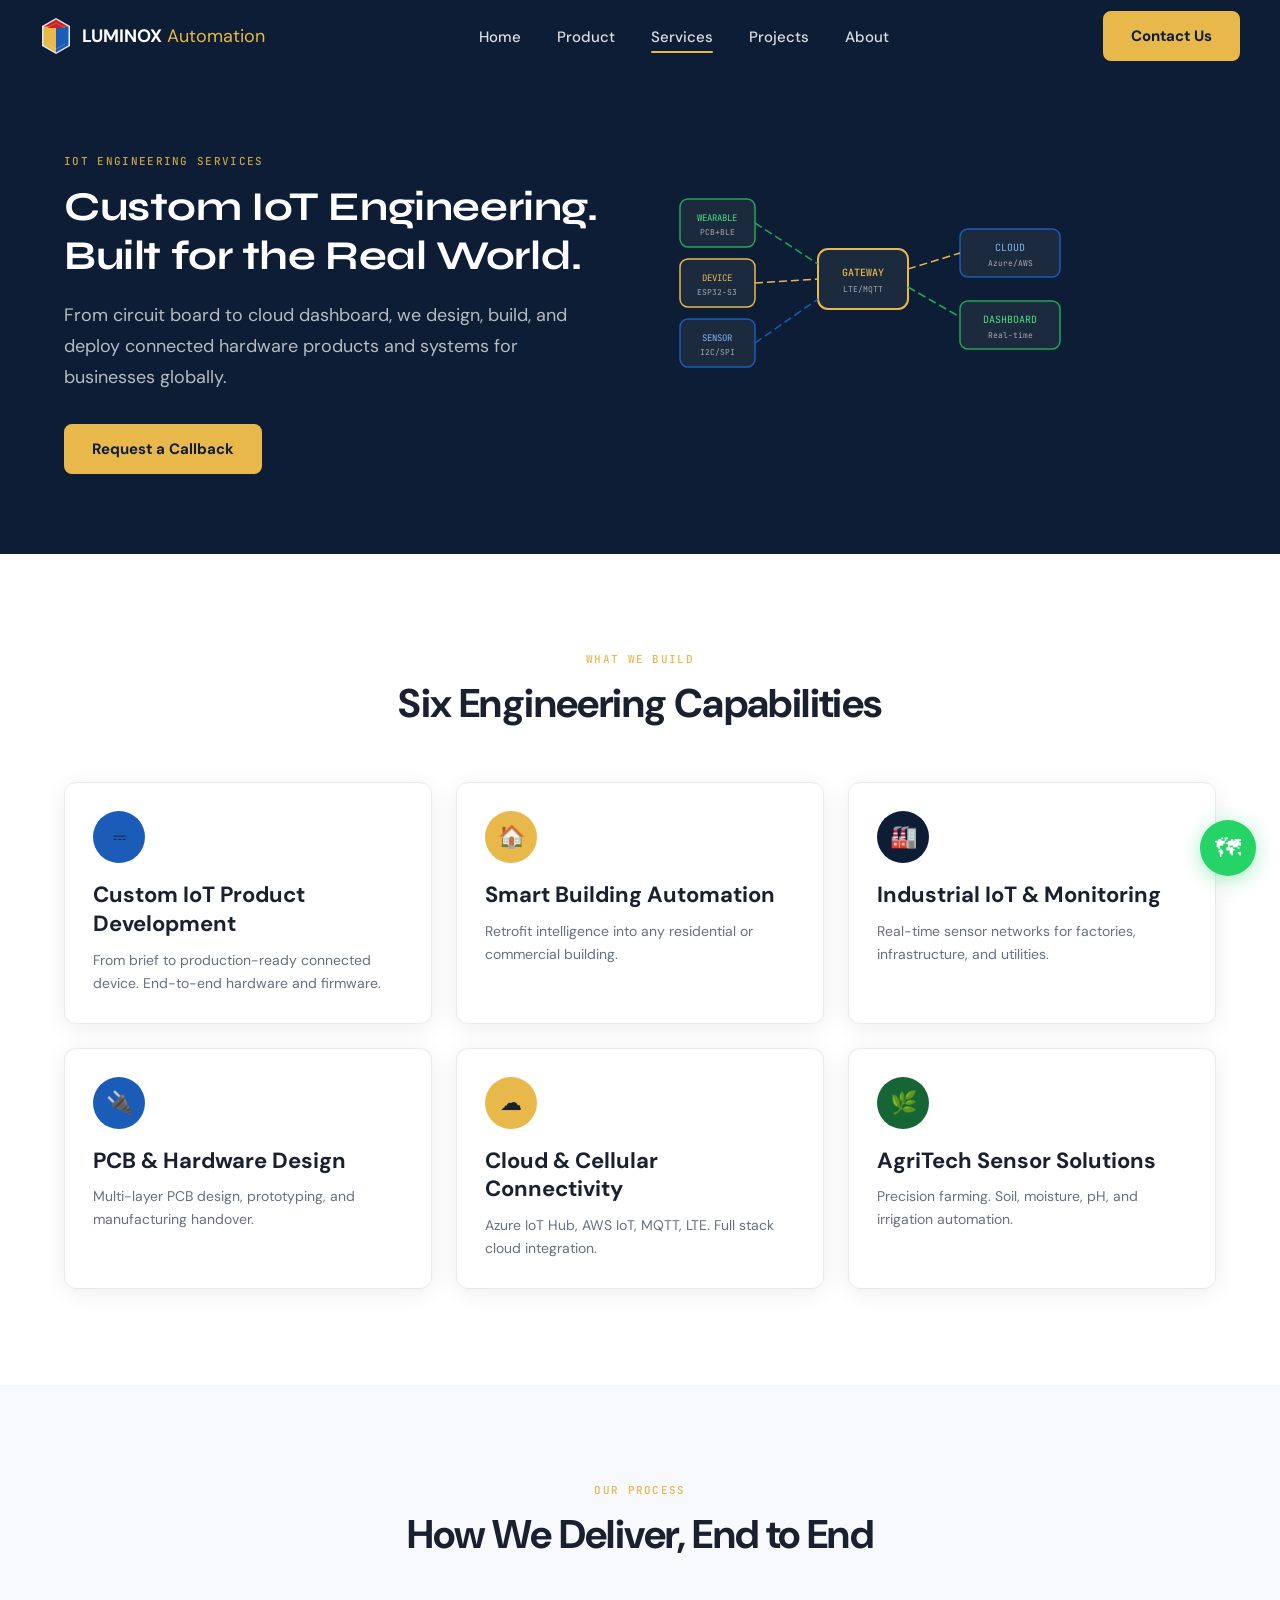
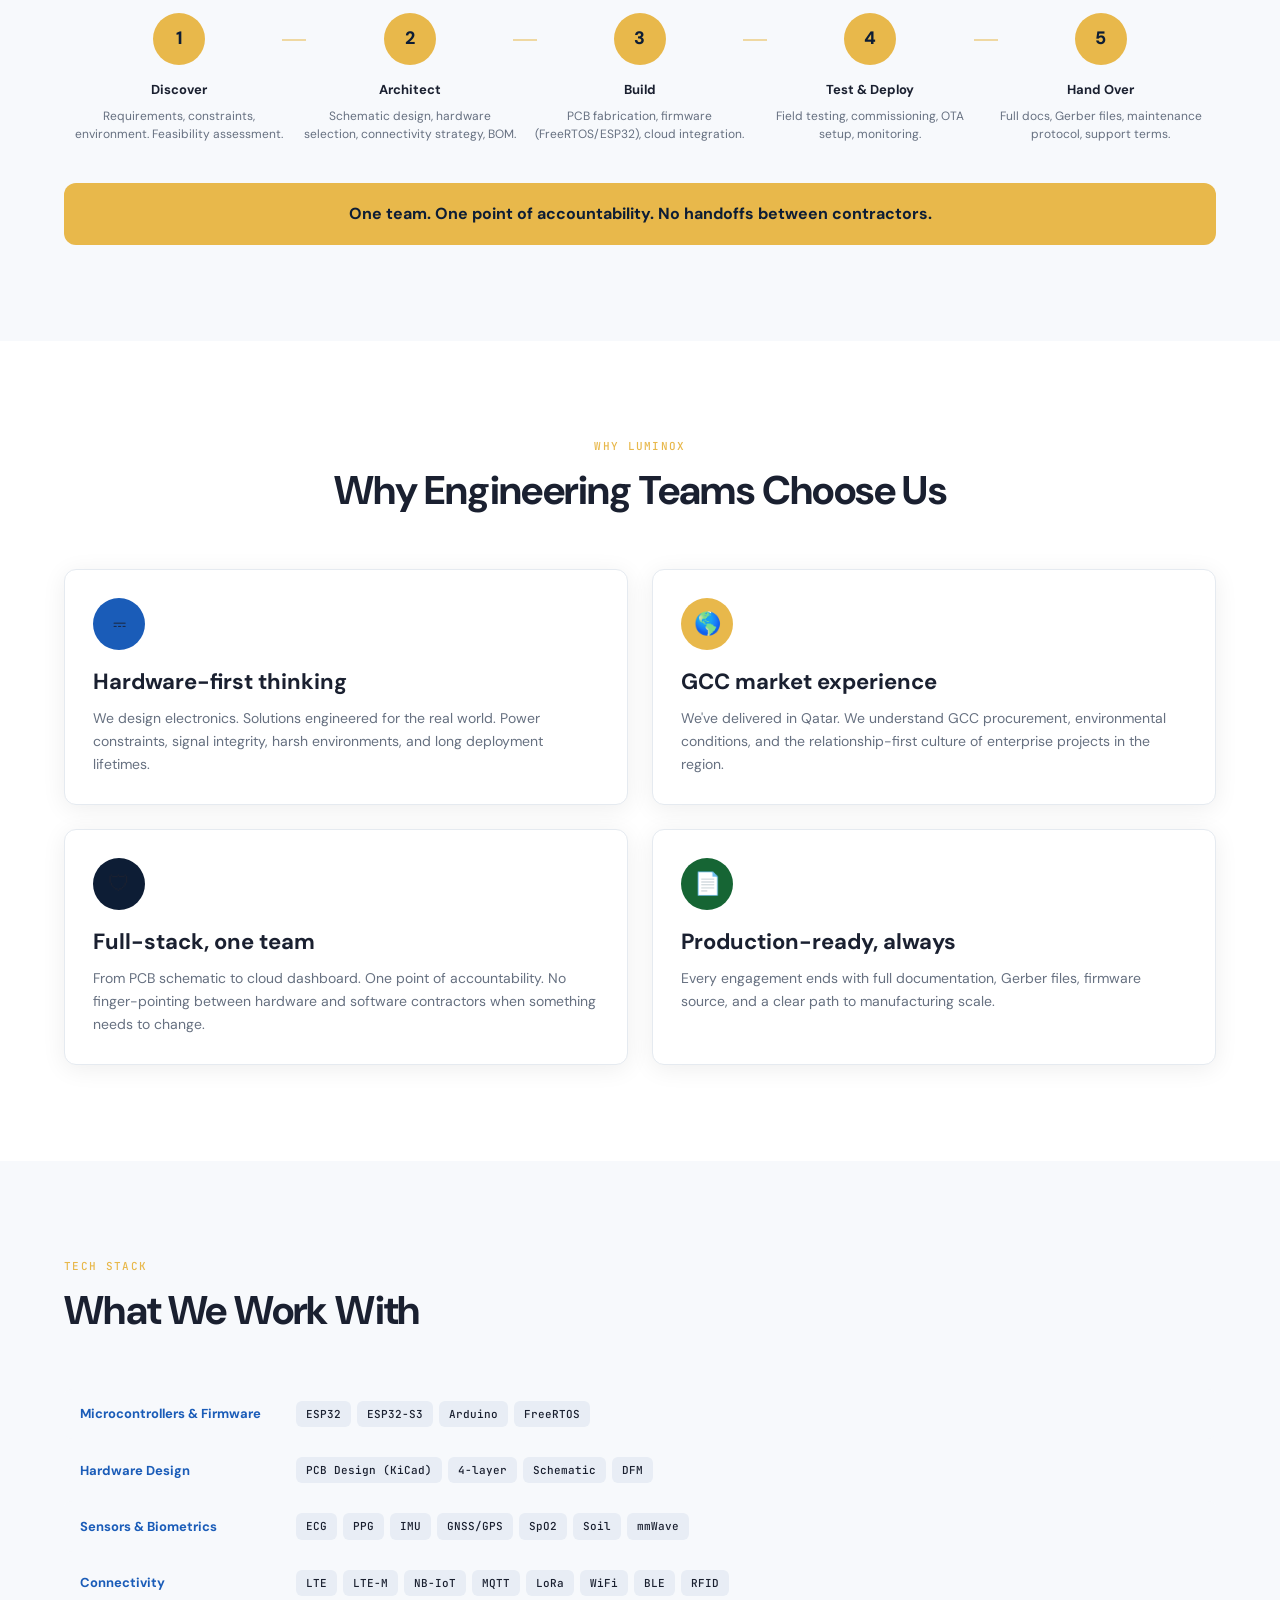
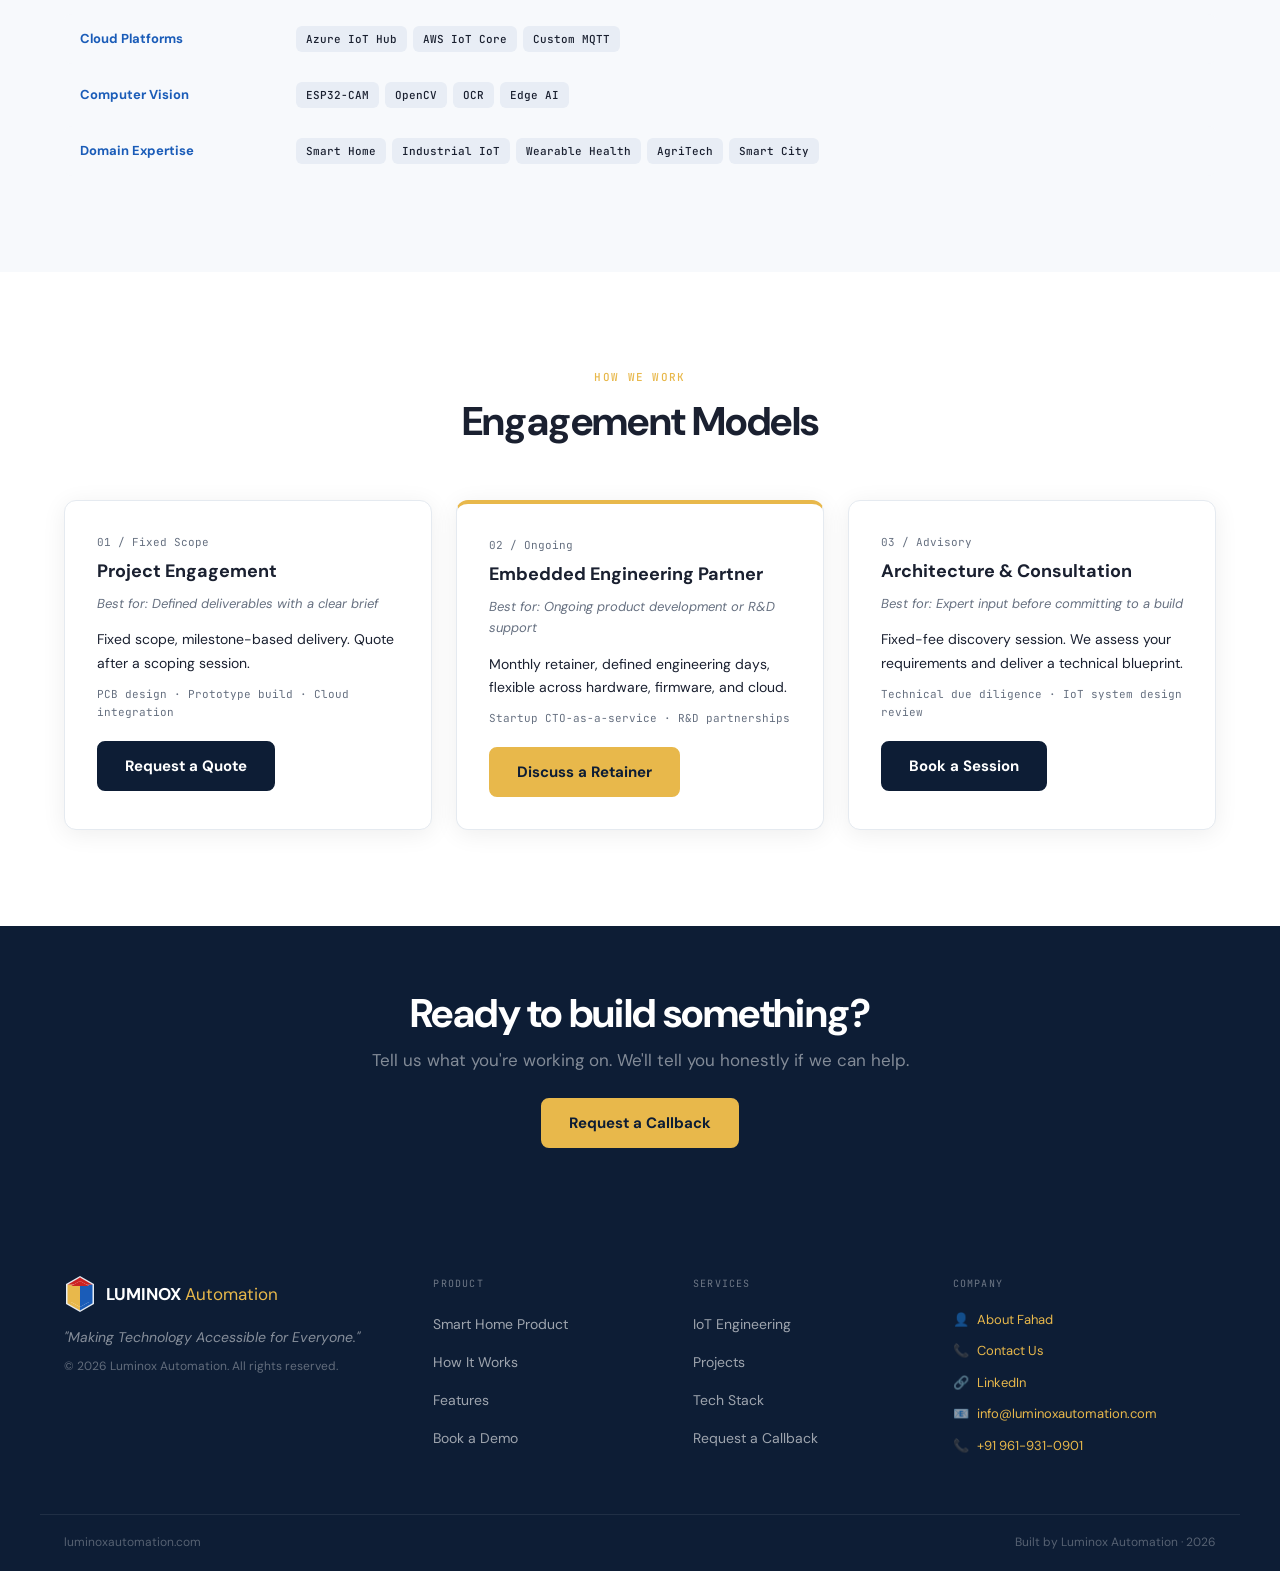
<file: services.html>
<!DOCTYPE html>
<html lang="en">
<head>
  <meta charset="UTF-8">
  <meta name="viewport" content="width=device-width, initial-scale=1.0">
  <title>IoT Engineering Services | Luminox Automation</title>
  <meta name="description" content="Custom IoT product development, smart building automation, industrial monitoring, PCB design and cloud connectivity. Luminox Automation delivers end-to-end IoT engineering globally.">
  <meta property="og:title" content="IoT Engineering Services | Luminox Automation">
  <meta property="og:description" content="Custom IoT product development, smart building automation, industrial monitoring, PCB design and cloud connectivity. Luminox Automation delivers end-to-end IoT engineering globally.">
  <meta property="og:type" content="website">
  <link rel="preconnect" href="https://fonts.googleapis.com">
  <link rel="preconnect" href="https://fonts.gstatic.com" crossorigin>
  <link href="https://fonts.googleapis.com/css2?family=Syne:wght@700;800&family=DM+Sans:wght@400;500;600;700&family=JetBrains+Mono:wght@400;500&display=swap" rel="stylesheet">
  <link rel="stylesheet" href="css/style.css">
  
</head>
<body>
<a class="skip-link" href="#main">Skip to content</a>
<nav class="nav nav--dark-hero" id="navbar">
  <div class="nav-inner">
    <a class="nav-brand" href="index.html">
      <div class="hex-mark"><svg class="hex-mark" width="32" height="36" viewBox="0 0 32 36" fill="none" xmlns="http://www.w3.org/2000/svg">
  <path d="M16 0 L30 8 L30 28 L16 36 L2 28 L2 8 Z" fill="#E5EAF0"/>
  <path d="M16 1.5 L28.5 8.75 L28.5 27.25 L16 34.5 L3.5 27.25 L3.5 8.75 Z" fill="none" stroke="#E5EAF0" stroke-width="0"/>
  <!-- Red roof -->
  <path d="M16 1.5 L28.5 8.75 L16 8.75 L3.5 8.75 Z" fill="#CC2222"/>
  <path d="M16 1.5 L21 8.75 L11 8.75 Z" fill="#CC2222"/>
  <!-- Yellow left -->
  <path d="M3.5 8.75 L16 8.75 L16 34.5 L3.5 27.25 Z" fill="#E8B84B"/>
  <!-- Blue right -->
  <path d="M16 8.75 L28.5 8.75 L28.5 27.25 L16 34.5 Z" fill="#1A5CB8"/>
  <!-- Inner cutout -->
  <path d="M16 5 L25 10 L25 26 L16 31 L7 26 L7 10 Z" fill="white"/>
  <!-- Inner colour segments -->
  <path d="M16 5 L25 10 L16 10 L7 10 Z" fill="#CC2222"/>
  <path d="M7 10 L16 10 L16 31 L7 26 Z" fill="#E8B84B"/>
  <path d="M16 10 L25 10 L25 26 L16 31 Z" fill="#1A5CB8"/>
</svg></div>
      <div class="nav-wordmark"><strong>LUMINOX</strong> <span>Automation</span></div>
    </a>
    <ul class="nav-links">
      <li><a href="index.html">Home</a></li>
      <li><a href="product.html">Product</a></li>
      <li><a href="services.html">Services</a></li>
      <li><a href="projects.html">Projects</a></li>
      <li><a href="about.html">About</a></li>
    </ul>
    <a href="contact.html" class="btn btn--primary nav-cta-desktop">Contact Us</a>
    <button class="nav-hamburger" id="hamburger" aria-label="Open menu">
      <span></span><span></span><span></span>
    </button>
  </div>
</nav>
<div class="nav-overlay" id="navOverlay" role="dialog" aria-modal="true">
  <button class="nav-overlay-close" id="navClose" aria-label="Close menu">&times;</button>
  <a href="index.html">Home</a>
  <a href="product.html">Product</a>
  <a href="services.html">Services</a>
  <a href="projects.html">Projects</a>
  <a href="about.html">About</a>
  <a href="contact.html" class="btn btn--primary" style="margin-top:16px">Contact Us</a>
</div>
<main id="main">

<!-- HERO (dark) -->
<div class="hero-services">
  <div class="hero-services-inner">
    <div>
      <span class="eyebrow eyebrow--light">IoT Engineering Services</span>
      <h1 class="h1-hero h1-hero--light">Custom IoT Engineering.<br>Built for the Real World.</h1>
      <p class="subline subline--light">From circuit board to cloud dashboard, we design, build, and deploy connected hardware products and systems for businesses globally.</p>
      <a href="contact.html" class="btn btn--primary">Request a Callback</a>
    </div>
    <div>
      <!-- IoT Flow Diagram -->
      <svg width="400" height="280" viewBox="0 0 400 280" fill="none" xmlns="http://www.w3.org/2000/svg">
        <rect x="10" y="90" width="75" height="48" rx="8" fill="#1C2A3E" stroke="#E8B84B" stroke-width="1.5"/>
        <text x="47" y="112" text-anchor="middle" fill="#E8B84B" font-size="9" font-family="JetBrains Mono">DEVICE</text>
        <text x="47" y="126" text-anchor="middle" fill="rgba(255,255,255,0.6)" font-size="8" font-family="JetBrains Mono">ESP32-S3</text>
        <rect x="10" y="150" width="75" height="48" rx="8" fill="#1C2A3E" stroke="#1A5CB8" stroke-width="1.5"/>
        <text x="47" y="172" text-anchor="middle" fill="#7EB3F7" font-size="9" font-family="JetBrains Mono">SENSOR</text>
        <text x="47" y="186" text-anchor="middle" fill="rgba(255,255,255,0.6)" font-size="8" font-family="JetBrains Mono">I2C/SPI</text>
        <rect x="10" y="30" width="75" height="48" rx="8" fill="#1C2A3E" stroke="#22A55A" stroke-width="1.5"/>
        <text x="47" y="52" text-anchor="middle" fill="#4ADE80" font-size="9" font-family="JetBrains Mono">WEARABLE</text>
        <text x="47" y="66" text-anchor="middle" fill="rgba(255,255,255,0.6)" font-size="8" font-family="JetBrains Mono">PCB+BLE</text>
        <rect x="148" y="80" width="90" height="60" rx="10" fill="#1C2A3E" stroke="#E8B84B" stroke-width="2"/>
        <text x="193" y="107" text-anchor="middle" fill="#E8B84B" font-size="10" font-family="JetBrains Mono" font-weight="500">GATEWAY</text>
        <text x="193" y="123" text-anchor="middle" fill="rgba(255,255,255,0.6)" font-size="8" font-family="JetBrains Mono">LTE/MQTT</text>
        <rect x="290" y="60" width="100" height="48" rx="8" fill="#1C2A3E" stroke="#1A5CB8" stroke-width="1.5"/>
        <text x="340" y="82" text-anchor="middle" fill="#7EB3F7" font-size="10" font-family="JetBrains Mono">CLOUD</text>
        <text x="340" y="97" text-anchor="middle" fill="rgba(255,255,255,0.6)" font-size="8" font-family="JetBrains Mono">Azure/AWS</text>
        <rect x="290" y="132" width="100" height="48" rx="8" fill="#1C2A3E" stroke="#22A55A" stroke-width="1.5"/>
        <text x="340" y="154" text-anchor="middle" fill="#4ADE80" font-size="10" font-family="JetBrains Mono">DASHBOARD</text>
        <text x="340" y="169" text-anchor="middle" fill="rgba(255,255,255,0.6)" font-size="8" font-family="JetBrains Mono">Real-time</text>
        <line x1="85" y1="114" x2="148" y2="110" stroke="#E8B84B" stroke-width="1.5" stroke-dasharray="6 3" class="flow-line-anim"/>
        <line x1="85" y1="174" x2="148" y2="130" stroke="#1A5CB8" stroke-width="1.5" stroke-dasharray="6 3" class="flow-line-anim" style="animation-delay:0.5s"/>
        <line x1="85" y1="54" x2="148" y2="95" stroke="#22A55A" stroke-width="1.5" stroke-dasharray="6 3" class="flow-line-anim" style="animation-delay:1s"/>
        <line x1="238" y1="100" x2="290" y2="84" stroke="#E8B84B" stroke-width="1.5" stroke-dasharray="6 3" class="flow-line-anim" style="animation-delay:0.3s"/>
        <line x1="238" y1="118" x2="290" y2="148" stroke="#22A55A" stroke-width="1.5" stroke-dasharray="6 3" class="flow-line-anim" style="animation-delay:0.8s"/>
      </svg>
    </div>
  </div>
</div>

<!-- SIX SERVICES -->
<section class="section">
  <div class="container">
    <div class="section-header section-header--center">
      <span class="eyebrow">What We Build</span>
      <h2 class="h2">Six Engineering Capabilities</h2>
    </div>
    <div class="grid-3">
      <div class="card"><div class="icon-circle icon-circle--blue">&#9107;</div><h3 class="h3">Custom IoT Product Development</h3><p style="color:var(--muted);font-size:14px">From brief to production-ready connected device. End-to-end hardware and firmware.</p></div>
      <div class="card"><div class="icon-circle icon-circle--amber">&#127968;</div><h3 class="h3">Smart Building Automation</h3><p style="color:var(--muted);font-size:14px">Retrofit intelligence into any residential or commercial building.</p></div>
      <div class="card"><div class="icon-circle icon-circle--navy">&#127981;</div><h3 class="h3">Industrial IoT &amp; Monitoring</h3><p style="color:var(--muted);font-size:14px">Real-time sensor networks for factories, infrastructure, and utilities.</p></div>
      <div class="card"><div class="icon-circle icon-circle--blue">&#128268;</div><h3 class="h3">PCB &amp; Hardware Design</h3><p style="color:var(--muted);font-size:14px">Multi-layer PCB design, prototyping, and manufacturing handover.</p></div>
      <div class="card"><div class="icon-circle icon-circle--amber">&#9729;</div><h3 class="h3">Cloud &amp; Cellular Connectivity</h3><p style="color:var(--muted);font-size:14px">Azure IoT Hub, AWS IoT, MQTT, LTE. Full stack cloud integration.</p></div>
      <div class="card"><div class="icon-circle" style="background:#166534;font-size:22px">&#127807;</div><h3 class="h3">AgriTech Sensor Solutions</h3><p style="color:var(--muted);font-size:14px">Precision farming. Soil, moisture, pH, and irrigation automation.</p></div>
    </div>
  </div>
</section>

<!-- PROCESS -->
<section class="section section--surface">
  <div class="container">
    <div class="section-header section-header--center">
      <span class="eyebrow">Our Process</span>
      <h2 class="h2">How We Deliver, End to End</h2>
    </div>
    <div class="process-flow">
      <div class="process-step"><div class="process-num">1</div><div class="process-title">Discover</div><p class="process-desc">Requirements, constraints, environment. Feasibility assessment.</p></div>
      <div class="process-step"><div class="process-num">2</div><div class="process-title">Architect</div><p class="process-desc">Schematic design, hardware selection, connectivity strategy, BOM.</p></div>
      <div class="process-step"><div class="process-num">3</div><div class="process-title">Build</div><p class="process-desc">PCB fabrication, firmware (FreeRTOS/ESP32), cloud integration.</p></div>
      <div class="process-step"><div class="process-num">4</div><div class="process-title">Test &amp; Deploy</div><p class="process-desc">Field testing, commissioning, OTA setup, monitoring.</p></div>
      <div class="process-step"><div class="process-num">5</div><div class="process-title">Hand Over</div><p class="process-desc">Full docs, Gerber files, maintenance protocol, support terms.</p></div>
    </div>
    <div class="process-callout">One team. One point of accountability. No handoffs between contractors.</div>
  </div>
</section>

<!-- WHY -->
<section class="section">
  <div class="container">
    <div class="section-header section-header--center">
      <span class="eyebrow">Why Luminox</span>
      <h2 class="h2">Why Engineering Teams Choose Us</h2>
    </div>
    <div class="grid-2">
      <div class="card"><div class="icon-circle icon-circle--blue">&#9107;</div><h3 class="h3">Hardware-first thinking</h3><p style="color:var(--muted);font-size:14px;line-height:1.65">We design electronics. Solutions engineered for the real world. Power constraints, signal integrity, harsh environments, and long deployment lifetimes.</p></div>
      <div class="card"><div class="icon-circle icon-circle--amber">&#127758;</div><h3 class="h3">GCC market experience</h3><p style="color:var(--muted);font-size:14px;line-height:1.65">We've delivered in Qatar. We understand GCC procurement, environmental conditions, and the relationship-first culture of enterprise projects in the region.</p></div>
      <div class="card"><div class="icon-circle icon-circle--navy">&#128737;</div><h3 class="h3">Full-stack, one team</h3><p style="color:var(--muted);font-size:14px;line-height:1.65">From PCB schematic to cloud dashboard. One point of accountability. No finger-pointing between hardware and software contractors when something needs to change.</p></div>
      <div class="card"><div class="icon-circle" style="background:#166534;font-size:22px">&#128196;</div><h3 class="h3">Production-ready, always</h3><p style="color:var(--muted);font-size:14px;line-height:1.65">Every engagement ends with full documentation, Gerber files, firmware source, and a clear path to manufacturing scale.</p></div>
    </div>
  </div>
</section>

<!-- TECH STACK -->
<section class="section section--surface" id="tech-stack">
  <div class="container">
    <div class="section-header">
      <span class="eyebrow">Tech Stack</span>
      <h2 class="h2">What We Work With</h2>
    </div>
    <div class="tech-stack">
      <div class="tech-row"><span class="tech-cat">Microcontrollers &amp; Firmware</span><div class="tech-tags"><span class="tag">ESP32</span><span class="tag">ESP32-S3</span><span class="tag">Arduino</span><span class="tag">FreeRTOS</span></div></div>
      <div class="tech-row"><span class="tech-cat">Hardware Design</span><div class="tech-tags"><span class="tag">PCB Design (KiCad)</span><span class="tag">4-layer</span><span class="tag">Schematic</span><span class="tag">DFM</span></div></div>
      <div class="tech-row"><span class="tech-cat">Sensors &amp; Biometrics</span><div class="tech-tags"><span class="tag">ECG</span><span class="tag">PPG</span><span class="tag">IMU</span><span class="tag">GNSS/GPS</span><span class="tag">SpO2</span><span class="tag">Soil</span><span class="tag">mmWave</span></div></div>
      <div class="tech-row"><span class="tech-cat">Connectivity</span><div class="tech-tags"><span class="tag">LTE</span><span class="tag">LTE-M</span><span class="tag">NB-IoT</span><span class="tag">MQTT</span><span class="tag">LoRa</span><span class="tag">WiFi</span><span class="tag">BLE</span><span class="tag">RFID</span></div></div>
      <div class="tech-row"><span class="tech-cat">Cloud Platforms</span><div class="tech-tags"><span class="tag">Azure IoT Hub</span><span class="tag">AWS IoT Core</span><span class="tag">Custom MQTT</span></div></div>
      <div class="tech-row"><span class="tech-cat">Computer Vision</span><div class="tech-tags"><span class="tag">ESP32-CAM</span><span class="tag">OpenCV</span><span class="tag">OCR</span><span class="tag">Edge AI</span></div></div>
      <div class="tech-row"><span class="tech-cat">Domain Expertise</span><div class="tech-tags"><span class="tag">Smart Home</span><span class="tag">Industrial IoT</span><span class="tag">Wearable Health</span><span class="tag">AgriTech</span><span class="tag">Smart City</span></div></div>
    </div>
  </div>
</section>

<!-- ENGAGEMENT -->
<section class="section">
  <div class="container">
    <div class="section-header section-header--center">
      <span class="eyebrow">How We Work</span>
      <h2 class="h2">Engagement Models</h2>
    </div>
    <div class="engage-grid">
      <div class="engage-card">
        <div class="engage-num">01 / Fixed Scope</div>
        <div class="engage-title">Project Engagement</div>
        <div class="engage-best">Best for: Defined deliverables with a clear brief</div>
        <div class="engage-how">Fixed scope, milestone-based delivery. Quote after a scoping session.</div>
        <div class="engage-examples">PCB design &middot; Prototype build &middot; Cloud integration</div>
        <a href="contact.html" class="btn btn--secondary">Request a Quote</a>
      </div>
      <div class="engage-card engage-card--featured">
        <div class="engage-num">02 / Ongoing</div>
        <div class="engage-title">Embedded Engineering Partner</div>
        <div class="engage-best">Best for: Ongoing product development or R&D support</div>
        <div class="engage-how">Monthly retainer, defined engineering days, flexible across hardware, firmware, and cloud.</div>
        <div class="engage-examples">Startup CTO-as-a-service &middot; R&amp;D partnerships</div>
        <a href="contact.html" class="btn btn--primary">Discuss a Retainer</a>
      </div>
      <div class="engage-card">
        <div class="engage-num">03 / Advisory</div>
        <div class="engage-title">Architecture &amp; Consultation</div>
        <div class="engage-best">Best for: Expert input before committing to a build</div>
        <div class="engage-how">Fixed-fee discovery session. We assess your requirements and deliver a technical blueprint.</div>
        <div class="engage-examples">Technical due diligence &middot; IoT system design review</div>
        <a href="contact.html" class="btn btn--secondary">Book a Session</a>
      </div>
    </div>
  </div>
</section>

<!-- CTA -->
<div class="cta-banner cta-banner--navy">
  <div class="container" style="text-align:center">
    <h2 class="h2 h2--light">Ready to build something?</h2>
    <p style="margin-bottom:24px">Tell us what you're working on. We'll tell you honestly if we can help.</p>
    <a href="contact.html" class="btn btn--primary">Request a Callback</a>
  </div>
</div>

</main>
<footer class="footer">
  <div class="footer-grid">
    <div class="footer-brand-area">
      <div class="footer-logo-row">
        <div class="hex-mark"><svg class="hex-mark" width="32" height="36" viewBox="0 0 32 36" fill="none" xmlns="http://www.w3.org/2000/svg">
  <path d="M16 0 L30 8 L30 28 L16 36 L2 28 L2 8 Z" fill="#E5EAF0"/>
  <path d="M16 1.5 L28.5 8.75 L28.5 27.25 L16 34.5 L3.5 27.25 L3.5 8.75 Z" fill="none" stroke="#E5EAF0" stroke-width="0"/>
  <!-- Red roof -->
  <path d="M16 1.5 L28.5 8.75 L16 8.75 L3.5 8.75 Z" fill="#CC2222"/>
  <path d="M16 1.5 L21 8.75 L11 8.75 Z" fill="#CC2222"/>
  <!-- Yellow left -->
  <path d="M3.5 8.75 L16 8.75 L16 34.5 L3.5 27.25 Z" fill="#E8B84B"/>
  <!-- Blue right -->
  <path d="M16 8.75 L28.5 8.75 L28.5 27.25 L16 34.5 Z" fill="#1A5CB8"/>
  <!-- Inner cutout -->
  <path d="M16 5 L25 10 L25 26 L16 31 L7 26 L7 10 Z" fill="white"/>
  <!-- Inner colour segments -->
  <path d="M16 5 L25 10 L16 10 L7 10 Z" fill="#CC2222"/>
  <path d="M7 10 L16 10 L16 31 L7 26 Z" fill="#E8B84B"/>
  <path d="M16 10 L25 10 L25 26 L16 31 Z" fill="#1A5CB8"/>
</svg></div>
        <div class="footer-wordmark">LUMINOX <span>Automation</span></div>
      </div>
      <p class="footer-tagline">"Making Technology Accessible for Everyone."</p>
      <p class="footer-copy">&copy; 2026 Luminox Automation. All rights reserved.</p>
    </div>
    <div>
      <div class="footer-col-title">Product</div>
      <ul class="footer-links-list">
        <li><a href="product.html">Smart Home Product</a></li>
        <li><a href="product.html#how-it-works">How It Works</a></li>
        <li><a href="product.html#features">Features</a></li>
        <li><a href="contact.html">Book a Demo</a></li>
      </ul>
    </div>
    <div>
      <div class="footer-col-title">Services</div>
      <ul class="footer-links-list">
        <li><a href="services.html">IoT Engineering</a></li>
        <li><a href="projects.html">Projects</a></li>
        <li><a href="services.html#tech-stack">Tech Stack</a></li>
        <li><a href="contact.html">Request a Callback</a></li>
      </ul>
    </div>
    <div>
      <div class="footer-col-title">Company</div>
      <div class="footer-contact-item"><span>&#128100;</span><a href="about.html">About Fahad</a></div>
      <div class="footer-contact-item"><span>&#128222;</span><a href="contact.html">Contact Us</a></div>
      <div class="footer-contact-item"><span>&#128279;</span><a href="https://www.linkedin.com/company/luminoxautomation/" target="_blank" rel="noopener">LinkedIn</a></div>
      <div class="footer-contact-item"><span>&#128231;</span><a href="mailto:info@luminoxautomation.com">info@luminoxautomation.com</a></div>
      <div class="footer-contact-item"><span>&#128222;</span><a href="tel:+919619310901">+91 961-931-0901</a></div>
    </div>
  </div>
  <div class="footer-bottom">
    <span>luminoxautomation.com</span>
    <span>Built by Luminox Automation &middot; 2026</span>
  </div>
</footer>

<a class="float-wa" href="https://wa.me/919619310901" target="_blank" rel="noopener" aria-label="Chat on WhatsApp">
  <span class="float-wa-tooltip">Chat on WhatsApp</span>
  &#128506;
</a>

<script src="js/main.js"></script>
</body>
</html>
</file>
<file: css/style.css>
/* ============================================================
   LUMINOX AUTOMATION — style.css
   ============================================================ */

/* ── Google Fonts ── */
@import url('https://fonts.googleapis.com/css2?family=Syne:wght@700;800&family=DM+Sans:wght@400;500;600;700&family=JetBrains+Mono:wght@400;500&display=swap');

/* ── CSS Variables ── */
:root {
  --navy:    #0D1D35;
  --amber:   #E8B84B;
  --blue:    #1A5CB8;
  --red:     #CC2222;
  --white:   #FFFFFF;
  --surface: #F7F9FC;
  --charcoal:#1A2030;
  --muted:   #667080;
  --border:  #E5EAF0;
  --green:   #22A55A;

  --radius-card: 12px;
  --radius-btn:  8px;
  --radius-tag:  6px;
  --shadow-card: 0 4px 24px rgba(0,0,0,0.07);
  --shadow-hover:0 8px 32px rgba(0,0,0,0.12);
  --max-width:   1200px;
  --section-pad: 96px;
  --nav-h:       72px;
}

/* ── Reset ── */
*, *::before, *::after { box-sizing: border-box; margin: 0; padding: 0; }
html { scroll-behavior: smooth; }
body {
  font-family: 'DM Sans', sans-serif;
  font-size: 17px;
  color: var(--charcoal);
  background: var(--white);
  line-height: 1.65;
  overflow-x: hidden;
}
img { max-width: 100%; display: block; }
a { color: inherit; text-decoration: none; }
ul { list-style: none; }

/* ── Skip link ── */
.skip-link {
  position: absolute; top: -100px; left: 1rem;
  background: var(--amber); color: var(--navy);
  padding: 8px 16px; border-radius: 4px; font-weight: 700;
  transition: top .2s;
}
.skip-link:focus { top: 1rem; }

/* ── Container ── */
.container {
  max-width: var(--max-width);
  margin: 0 auto;
  padding: 0 24px;
}

/* ── Section spacing ── */
.section { padding: var(--section-pad) 0; }
.section--surface { background: var(--surface); }
.section--navy { background: var(--navy); }

/* ── Eyebrow ── */
.eyebrow {
  font-family: 'JetBrains Mono', monospace;
  font-size: 11px;
  font-weight: 500;
  letter-spacing: 0.12em;
  text-transform: uppercase;
  color: var(--amber);
  margin-bottom: 12px;
  display: block;
}
.eyebrow--light { color: rgba(232,184,75,0.85); }

/* ── Headings ── */
.h1-hero {
  font-family: 'Syne', sans-serif;
  font-size: clamp(28px, 3.2vw, 44px);
  font-weight: 700;
  line-height: 1.2;
  letter-spacing: -0.01em;
  color: var(--charcoal);
  margin-bottom: 20px;
  max-width: 620px;
}
.h1-hero--light { color: var(--white); }

.h2 {
  font-family: 'DM Sans', sans-serif;
  font-size: clamp(28px, 3.5vw, 40px);
  font-weight: 700;
  line-height: 1.15;
  letter-spacing: -0.015em;
  color: var(--charcoal);
  margin-bottom: 16px;
}
.h2--light { color: var(--white); }

.h3 {
  font-family: 'DM Sans', sans-serif;
  font-size: clamp(18px, 2vw, 22px);
  font-weight: 700;
  line-height: 1.3;
  color: var(--charcoal);
  margin-bottom: 10px;
}
.h3--light { color: var(--white); }

.subline {
  font-size: clamp(16px, 1.5vw, 18px);
  color: var(--muted);
  line-height: 1.7;
  max-width: 540px;
  margin-bottom: 32px;
}
.subline--light { color: rgba(255,255,255,0.7); }
.subline--wide { max-width: 680px; }

/* ── Buttons ── */
.btn {
  display: inline-flex;
  align-items: center;
  gap: 8px;
  font-family: 'DM Sans', sans-serif;
  font-size: 15px;
  font-weight: 700;
  height: 50px;
  padding: 0 26px;
  border-radius: var(--radius-btn);
  border: 2px solid transparent;
  cursor: pointer;
  transition: all 0.2s ease;
  white-space: nowrap;
  text-decoration: none;
}
.btn--primary {
  background: var(--amber);
  color: var(--navy);
  border-color: var(--amber);
}
.btn--primary:hover { opacity: 0.88; transform: translateY(-1px); }

.btn--secondary {
  background: var(--navy);
  color: var(--white);
  border-color: var(--navy);
}
.btn--secondary:hover { opacity: 0.85; transform: translateY(-1px); }

.btn--ghost {
  background: transparent;
  color: var(--navy);
  border-color: var(--navy);
}
.btn--ghost:hover { background: var(--navy); color: var(--white); }

.btn--ghost-light {
  background: transparent;
  color: var(--white);
  border-color: rgba(255,255,255,0.5);
}
.btn--ghost-light:hover { background: rgba(255,255,255,0.1); }

.btn--green {
  background: #25D366;
  color: var(--white);
  border-color: #25D366;
}
.btn--green:hover { opacity: 0.88; }

.btn-group { display: flex; flex-wrap: wrap; gap: 14px; margin-bottom: 32px; }

/* ── Tags / Pills ── */
.tag {
  font-family: 'JetBrains Mono', monospace;
  font-size: 11px;
  font-weight: 500;
  padding: 4px 10px;
  border-radius: var(--radius-tag);
  background: #E8EDF5;
  color: var(--charcoal);
  display: inline-block;
}
.tag--amber { background: rgba(232,184,75,0.15); color: #7A5C00; }
.tag--green { background: rgba(34,165,90,0.12); color: #166534; }
.tag--blue  { background: rgba(26,92,184,0.12);  color: var(--blue); }
.tag--red   { background: rgba(204,34,34,0.1);   color: var(--red); }
.tag-row { display: flex; flex-wrap: wrap; gap: 6px; margin-top: 12px; }

/* ── Status badge ── */
.badge {
  font-family: 'JetBrains Mono', monospace;
  font-size: 10px;
  font-weight: 500;
  padding: 3px 10px;
  border-radius: 4px;
  display: inline-flex;
  align-items: center;
  gap: 5px;
}
.badge--delivered { background: rgba(34,165,90,0.12); color: var(--green); border: 1px solid rgba(34,165,90,0.25); }
.badge--upcoming  { background: rgba(232,184,75,0.12); color: #7A5C00;     border: 1px solid rgba(232,184,75,0.3); }

/* ── Cards ── */
.card {
  background: var(--white);
  border: 1px solid var(--border);
  border-radius: var(--radius-card);
  box-shadow: var(--shadow-card);
  padding: 28px;
  transition: transform 0.2s ease, box-shadow 0.2s ease;
}
.card:hover { transform: translateY(-3px); box-shadow: var(--shadow-hover); }
.card--navy { background: var(--navy); border-color: rgba(255,255,255,0.08); }
.card--surface { background: var(--surface); }

.icon-circle {
  width: 52px; height: 52px;
  border-radius: 50%;
  display: flex; align-items: center; justify-content: center;
  font-size: 22px;
  margin-bottom: 18px;
  flex-shrink: 0;
}
.icon-circle--amber { background: var(--amber); }
.icon-circle--navy  { background: var(--navy);  }
.icon-circle--blue  { background: var(--blue);  }

/* ── Grid layouts ── */
.grid-2 { display: grid; grid-template-columns: repeat(2,1fr); gap: 24px; }
.grid-3 { display: grid; grid-template-columns: repeat(3,1fr); gap: 24px; }
.grid-4 { display: grid; grid-template-columns: repeat(4,1fr); gap: 24px; }

/* ── Section header block ── */
.section-header { margin-bottom: 56px; }
.section-header--center { text-align: center; }
.section-header--center .subline { margin-left: auto; margin-right: auto; }

/* ============================================================
   NAVIGATION
   ============================================================ */
.nav {
  position: fixed; top: 0; left: 0; right: 0; z-index: 1000;
  height: var(--nav-h);
  display: flex; align-items: center;
  padding: 0 24px;
  transition: background 0.3s, box-shadow 0.3s;
}
.nav.scrolled {
  background: var(--white);
  box-shadow: 0 2px 16px rgba(0,0,0,0.08);
}
.nav-inner {
  max-width: var(--max-width);
  margin: 0 auto; width: 100%;
  display: flex; align-items: center; justify-content: space-between;
}
.nav-brand {
  display: flex; align-items: center; gap: 10px;
  text-decoration: none;
  flex-shrink: 0;
}
.nav-wordmark {
  font-family: 'DM Sans', sans-serif;
  font-size: 18px;
  line-height: 1;
}
.nav-wordmark strong { color: var(--navy); font-weight: 700; }
.nav-wordmark span   { color: var(--amber); font-weight: 400; }
.nav.scrolled .nav-wordmark strong { color: var(--navy); }

/* When nav is transparent (on dark hero pages) */
.nav--dark-hero .nav-wordmark strong { color: var(--white); }
.nav--dark-hero .nav-wordmark span   { color: var(--amber); }
.nav--dark-hero .nav-links a         { color: rgba(255,255,255,0.85); }
.nav--dark-hero .nav-links a:hover   { color: var(--white); }
.nav--dark-hero.scrolled .nav-wordmark strong { color: var(--navy); }
.nav--dark-hero.scrolled .nav-links a         { color: var(--charcoal); }

.nav-links {
  display: flex; align-items: center; gap: 36px;
}
.nav-links a {
  font-size: 15px; font-weight: 500;
  color: var(--charcoal);
  transition: color 0.2s;
  position: relative;
  padding-bottom: 3px;
}
.nav-links a:hover { color: var(--navy); }
.nav-links a.active::after {
  content: '';
  position: absolute; bottom: -3px; left: 0; right: 0;
  height: 2px; background: var(--amber);
  border-radius: 2px;
}

.nav-hamburger {
  display: none; flex-direction: column; gap: 5px;
  cursor: pointer; padding: 4px; background: none; border: none;
}
.nav-hamburger span {
  display: block; width: 22px; height: 2px;
  background: var(--navy); border-radius: 2px;
  transition: all 0.3s;
}
.nav--dark-hero .nav-hamburger span { background: var(--white); }
.nav--dark-hero.scrolled .nav-hamburger span { background: var(--navy); }

/* Mobile overlay */
.nav-overlay {
  display: none;
  position: fixed; inset: 0; z-index: 999;
  background: var(--navy);
  flex-direction: column; align-items: center; justify-content: center; gap: 32px;
}
.nav-overlay.open { display: flex; }
.nav-overlay a {
  font-family: 'DM Sans', sans-serif;
  font-size: 24px; font-weight: 700;
  color: var(--white); text-decoration: none;
}
.nav-overlay a:hover { color: var(--amber); }
.nav-overlay-close {
  position: absolute; top: 24px; right: 24px;
  background: none; border: none; color: var(--white);
  font-size: 32px; cursor: pointer; line-height: 1;
}

/* ============================================================
   HEX MARK SVG
   ============================================================ */
.hex-mark svg { display: block; }

/* ============================================================
   HERO — HOMEPAGE
   ============================================================ */
.hero-home {
  min-height: 100vh;
  display: grid; grid-template-columns: 1fr 1fr;
  align-items: center; gap: 60px;
  padding: calc(var(--nav-h) + 60px) 24px 80px;
  max-width: var(--max-width); margin: 0 auto;
}
.hero-home-text {}
.hero-home-visual {
  display: flex; align-items: center; justify-content: center;
}

/* ── Stat strip ── */
.stat-strip {
  background: var(--surface);
  padding: 36px 0;
}
.stat-strip-inner {
  display: grid; grid-template-columns: repeat(3,1fr);
  max-width: var(--max-width); margin: 0 auto;
  padding: 0 24px; gap: 24px;
}
.stat-item { text-align: center; }
.stat-num {
  font-family: 'DM Sans', sans-serif;
  font-size: clamp(32px, 4vw, 48px);
  font-weight: 700; color: var(--amber);
  line-height: 1;
  margin-bottom: 6px;
}
.stat-label {
  font-size: 14px; color: var(--muted);
}

/* ── Two path cards ── */
.two-path-grid {
  display: grid; grid-template-columns: 1fr 1fr; gap: 28px;
}
.path-card { padding: 36px; border-radius: var(--radius-card); }
.path-card--light {
  background: var(--white);
  border: 1px solid var(--border);
  box-shadow: var(--shadow-card);
}
.path-card--dark {
  background: var(--navy);
}
.path-check-list { margin: 16px 0 24px; display: flex; flex-direction: column; gap: 10px; }
.path-check-list li {
  display: flex; align-items: center; gap: 10px;
  font-size: 15px; color: var(--muted);
}
.path-card--dark .path-check-list li { color: rgba(255,255,255,0.7); }
.check-icon {
  width: 20px; height: 20px; border-radius: 50%;
  background: rgba(34,165,90,0.12);
  display: flex; align-items: center; justify-content: center;
  font-size: 11px; color: var(--green); flex-shrink: 0;
}

/* ── Featured project ── */
.featured-project {
  background: var(--navy);
  padding: var(--section-pad) 0;
}
.featured-inner {
  max-width: var(--max-width); margin: 0 auto; padding: 0 24px;
  display: grid; grid-template-columns: 1fr 1fr; gap: 60px; align-items: center;
}
.spec-panel {
  background: rgba(255,255,255,0.05);
  border: 1px solid rgba(255,255,255,0.1);
  border-radius: var(--radius-card);
  padding: 28px;
}
.spec-row {
  display: grid; grid-template-columns: 140px 1fr;
  gap: 12px; padding: 12px 0;
  border-bottom: 1px solid rgba(255,255,255,0.07);
  align-items: baseline;
}
.spec-row:last-child { border-bottom: none; }
.spec-label {
  font-family: 'JetBrains Mono', monospace;
  font-size: 11px; font-weight: 500;
  color: var(--amber); letter-spacing: 0.05em;
}
.spec-value { font-size: 14px; color: rgba(255,255,255,0.85); }

/* ── Why grid ── */
.why-grid { display: grid; grid-template-columns: repeat(4,1fr); gap: 24px; }
.why-card {
  padding: 28px 20px;
  border-radius: var(--radius-card);
  background: var(--white);
  border: 1px solid var(--border);
  box-shadow: var(--shadow-card);
  text-align: center;
}
.why-icon { font-size: 28px; margin-bottom: 14px; }
.why-title { font-size: 15px; font-weight: 700; color: var(--charcoal); margin-bottom: 8px; }
.why-desc { font-size: 14px; color: var(--muted); line-height: 1.6; }

/* ── CTA Banner ── */
.cta-banner {
  background: var(--amber);
  padding: 64px 0;
  text-align: center;
}
.cta-banner .h2 { color: var(--navy); margin-bottom: 10px; }
.cta-banner p { color: var(--navy); opacity: 0.75; font-size: 17px; margin-bottom: 28px; }

.cta-banner--navy {
  background: var(--navy);
}
.cta-banner--navy .h2 { color: var(--white); }
.cta-banner--navy p { color: rgba(255,255,255,0.65); }

/* ============================================================
   HERO — PRODUCT PAGE
   ============================================================ */
.hero-product {
  min-height: 90vh;
  display: grid; grid-template-columns: 1fr 1fr;
  align-items: center; gap: 60px;
  padding: calc(var(--nav-h) + 60px) 24px 80px;
  max-width: var(--max-width); margin: 0 auto;
}
.trust-badges {
  display: flex; flex-wrap: wrap; gap: 10px; margin-bottom: 32px;
}
.trust-badge {
  font-size: 13px; font-weight: 600; color: var(--charcoal);
  background: var(--surface);
  border: 1px solid var(--border);
  padding: 6px 14px; border-radius: 20px;
}

/* ── How it works steps ── */
.steps-grid { display: grid; grid-template-columns: repeat(3,1fr); gap: 32px; }
.step-card {
  text-align: center; padding: 36px 24px;
  background: var(--white); border: 1px solid var(--border);
  border-radius: var(--radius-card); box-shadow: var(--shadow-card);
}
.step-num {
  width: 52px; height: 52px; border-radius: 50%;
  background: var(--amber); color: var(--navy);
  font-family: 'DM Sans', sans-serif; font-size: 22px; font-weight: 800;
  display: flex; align-items: center; justify-content: center;
  margin: 0 auto 18px;
}
.step-title { font-size: 18px; font-weight: 700; margin-bottom: 10px; }
.step-desc { font-size: 14px; color: var(--muted); line-height: 1.65; }
.step-fine {
  text-align: center; margin-top: 24px;
  font-size: 13px; color: var(--muted);
  font-family: 'JetBrains Mono', monospace;
}

/* ── Compat strip ── */
.compat-strip {
  display: flex; flex-wrap: wrap; justify-content: center;
  gap: 14px; margin-top: 32px;
}
.compat-badge {
  font-size: 13px; font-weight: 600;
  padding: 8px 18px; border-radius: 6px;
  background: var(--surface); border: 1px solid var(--border);
  color: var(--charcoal);
}

/* ── Patent section ── */
.patent-inner {
  display: grid; grid-template-columns: 1fr auto; gap: 60px; align-items: center;
  max-width: var(--max-width); margin: 0 auto; padding: 0 24px;
}
.patent-badge-large {
  background: var(--amber);
  color: var(--navy);
  font-family: 'DM Sans', sans-serif;
  font-size: 18px; font-weight: 800;
  padding: 28px 36px;
  border-radius: var(--radius-card);
  text-align: center;
  white-space: nowrap;
  min-width: 200px;
}
.patent-badge-large .badge-icon { font-size: 36px; margin-bottom: 8px; }
.patent-stats { display: flex; flex-direction: column; gap: 20px; margin-top: 28px; }
.pstat { display: flex; align-items: baseline; gap: 10px; }
.pstat-num { font-family: 'DM Sans', sans-serif; font-size: 32px; font-weight: 700; color: var(--amber); }
.pstat-label { font-size: 14px; color: rgba(255,255,255,0.65); }

/* ============================================================
   HERO — SERVICES PAGE
   ============================================================ */
.hero-services {
  background: var(--navy);
  padding: calc(var(--nav-h) + 80px) 0 80px;
}
.hero-services-inner {
  max-width: var(--max-width); margin: 0 auto; padding: 0 24px;
  display: grid; grid-template-columns: 1fr 1fr; gap: 60px; align-items: center;
}

/* ── Process flow ── */
.process-flow {
  display: grid; grid-template-columns: repeat(5,1fr); gap: 0;
  position: relative;
}
.process-step { text-align: center; padding: 0 8px; position: relative; }
.process-step::after {
  content: '';
  position: absolute; top: 26px; right: -12px;
  width: 24px; height: 2px;
  background: var(--amber); opacity: 0.5;
}
.process-step:last-child::after { display: none; }
.process-num {
  width: 52px; height: 52px; border-radius: 50%;
  background: var(--amber); color: var(--navy);
  font-family: 'DM Sans', sans-serif; font-size: 18px; font-weight: 800;
  display: flex; align-items: center; justify-content: center;
  margin: 0 auto 14px;
}
.process-title { font-size: 13px; font-weight: 700; margin-bottom: 6px; }
.process-desc  { font-size: 12px; color: var(--muted); line-height: 1.5; }

.process-callout {
  background: var(--amber);
  border-radius: var(--radius-card);
  padding: 18px 28px;
  margin-top: 40px;
  text-align: center;
  font-family: 'DM Sans', sans-serif;
  font-size: 16px; font-weight: 700;
  color: var(--navy);
}

/* ── Engagement cards ── */
.engage-grid { display: grid; grid-template-columns: repeat(3,1fr); gap: 24px; }
.engage-card {
  background: var(--white);
  border: 1px solid var(--border);
  border-radius: var(--radius-card);
  box-shadow: var(--shadow-card);
  padding: 32px;
  position: relative; overflow: hidden;
}
.engage-card--featured { border-top: 4px solid var(--amber); }
.engage-num {
  font-family: 'JetBrains Mono', monospace;
  font-size: 11px; color: var(--muted); margin-bottom: 6px;
}
.engage-title { font-size: 18px; font-weight: 700; margin-bottom: 6px; }
.engage-best { font-size: 13px; color: var(--muted); margin-bottom: 14px; font-style: italic; }
.engage-how { font-size: 14px; color: var(--charcoal); margin-bottom: 10px; line-height: 1.65; }
.engage-examples { font-family: 'JetBrains Mono', monospace; font-size: 11px; color: var(--muted); margin-bottom: 20px; }

/* ── Tech stack ── */
.tech-stack { display: flex; flex-direction: column; gap: 6px; }
.tech-row {
  display: grid; grid-template-columns: 200px 1fr;
  align-items: center; gap: 16px;
  padding: 12px 16px;
  border-radius: 8px;
}
.tech-row:nth-child(odd) { background: var(--surface); }
.tech-cat {
  font-size: 13px; font-weight: 700; color: var(--blue);
  font-family: 'DM Sans', sans-serif;
}
.tech-tags { display: flex; flex-wrap: wrap; gap: 6px; }

/* ============================================================
   PROJECTS PAGE
   ============================================================ */
.filter-bar {
  display: flex; flex-wrap: wrap; gap: 10px;
  margin-bottom: 40px;
}
.filter-btn {
  font-family: 'JetBrains Mono', monospace;
  font-size: 12px; font-weight: 500;
  padding: 8px 18px;
  border-radius: 6px;
  border: 1px solid var(--border);
  background: var(--white);
  color: var(--muted);
  cursor: pointer;
  transition: all 0.2s;
}
.filter-btn.active,
.filter-btn:hover {
  background: var(--amber);
  color: var(--navy);
  border-color: var(--amber);
}

.projects-grid { display: grid; grid-template-columns: repeat(3,1fr); gap: 24px; }
.proj-card {
  background: var(--white);
  border: 1px solid var(--border);
  border-radius: var(--radius-card);
  box-shadow: var(--shadow-card);
  padding: 28px;
  transition: transform 0.2s, box-shadow 0.2s, opacity 0.3s;
}
.proj-card:hover { transform: translateY(-3px); box-shadow: var(--shadow-hover); }
.proj-card.hidden { display: none; }
.proj-card.fade-out { opacity: 0; }

.proj-header { display: flex; align-items: center; justify-content: space-between; margin-bottom: 12px; }
.proj-num {
  font-family: 'JetBrains Mono', monospace;
  font-size: 11px; color: var(--muted);
}
.proj-title { font-size: 17px; font-weight: 700; color: var(--charcoal); margin-bottom: 4px; }
.proj-loc { font-size: 12px; color: var(--muted); margin-bottom: 12px; }
.proj-desc { font-size: 14px; color: var(--charcoal); line-height: 1.65; margin-bottom: 12px; }
.proj-outcome {
  font-size: 13px; color: var(--green);
  border-left: 2px solid var(--green);
  padding-left: 10px; margin-bottom: 12px;
  line-height: 1.5;
}
.proj-outcome--upcoming { color: #7A5C00; border-color: var(--amber); }

/* ============================================================
   ABOUT PAGE
   ============================================================ */
.founder-card {
  display: grid; grid-template-columns: 300px 1fr; gap: 56px;
  align-items: start;
  background: var(--white);
  border: 1px solid var(--border);
  border-radius: var(--radius-card);
  box-shadow: var(--shadow-card);
  padding: 48px;
}
.founder-photo-wrap { display: flex; flex-direction: column; align-items: center; }
.founder-photo {
  width: 200px; height: 200px; border-radius: 50%;
  object-fit: cover; object-position: top;
  border: 4px solid var(--white);
  box-shadow: 0 4px 24px rgba(0,0,0,0.12);
  margin-bottom: 16px;
}
.founder-name { font-size: 26px; font-weight: 700; color: var(--charcoal); margin-bottom: 4px; }
.founder-title { font-size: 14px; color: var(--muted); margin-bottom: 4px; }
.founder-since {
  font-family: 'JetBrains Mono', monospace;
  font-size: 11px; color: var(--amber); margin-bottom: 16px;
  background: rgba(232,184,75,0.1); padding: 4px 10px; border-radius: 4px;
}
.founder-bio { font-size: 15px; color: var(--charcoal); line-height: 1.75; margin-bottom: 20px; }
.pill-row { display: flex; flex-wrap: wrap; gap: 8px; margin-bottom: 16px; }
.pill {
  font-size: 12px; font-weight: 600; padding: 5px 12px; border-radius: 20px;
}
.pill--blue  { background: rgba(26,92,184,0.1);  color: var(--blue); }
.pill--amber { background: rgba(232,184,75,0.15); color: #7A5C00; }

.founder-contacts { display: flex; flex-direction: column; gap: 8px; margin-top: 16px; }
.founder-contact-item {
  display: flex; align-items: center; gap: 10px;
  font-size: 14px; color: var(--muted);
}
.founder-contact-item a { color: var(--blue); }

/* ── Timeline ── */
.timeline { display: flex; flex-direction: column; gap: 0; }
.timeline-item {
  display: grid; grid-template-columns: 80px 1fr;
  gap: 24px; padding: 24px 0;
  border-bottom: 1px solid var(--border);
  position: relative;
}
.timeline-item:last-child { border-bottom: none; }
.timeline-year {
  font-family: 'JetBrains Mono', monospace;
  font-size: 14px; font-weight: 500;
  color: var(--amber); padding-top: 2px;
}
.timeline-dot {
  position: absolute; left: 68px; top: 30px;
  width: 10px; height: 10px; border-radius: 50%;
  background: var(--amber);
  border: 2px solid var(--white);
  box-shadow: 0 0 0 2px var(--amber);
}
.timeline-content {}
.timeline-title { font-size: 15px; font-weight: 700; color: var(--charcoal); margin-bottom: 4px; }
.timeline-desc  { font-size: 14px; color: var(--muted); line-height: 1.6; }

/* ── Mission ── */
.mission-inner {
  max-width: 780px; margin: 0 auto; padding: 0 24px;
  text-align: center;
}
.mission-quote {
  font-family: 'Syne', sans-serif;
  font-size: clamp(22px, 3vw, 32px);
  font-weight: 700; color: var(--white);
  line-height: 1.35; margin-bottom: 16px;
}
.mission-attr { font-size: 14px; color: var(--amber); margin-bottom: 28px; }
.mission-body { font-size: 16px; color: rgba(255,255,255,0.65); line-height: 1.75; }

/* ============================================================
   CONTACT PAGE
   ============================================================ */
.contact-grid {
  display: grid; grid-template-columns: 1fr 1.4fr;
  gap: 60px; align-items: start;
}
.contact-info {}
.contact-detail-item {
  display: flex; align-items: center; gap: 12px;
  font-size: 15px; color: var(--charcoal);
  margin-bottom: 14px;
}
.contact-detail-item a { color: var(--blue); }
.contact-detail-icon { font-size: 18px; width: 24px; text-align: center; flex-shrink: 0; }
.contact-mini-photo {
  width: 80px; height: 80px; border-radius: 50%;
  object-fit: cover; object-position: top;
  border: 3px solid var(--border);
  margin-bottom: 10px;
}
.contact-mini-name { font-size: 13px; font-weight: 700; color: var(--charcoal); }
.contact-mini-title { font-size: 12px; color: var(--muted); }

.contact-form-card {
  background: var(--white);
  border: 1px solid var(--border);
  border-radius: var(--radius-card);
  box-shadow: var(--shadow-card);
  padding: 40px;
}
.form-group { margin-bottom: 20px; }
.form-row { display: grid; grid-template-columns: 1fr 1fr; gap: 16px; }
label {
  display: block;
  font-size: 13px; font-weight: 600; color: var(--charcoal);
  margin-bottom: 6px;
  font-family: 'JetBrains Mono', monospace;
}
input, select, textarea {
  width: 100%;
  background: var(--surface);
  border: 1px solid var(--border);
  border-radius: 8px;
  padding: 12px 16px;
  font-family: 'DM Sans', sans-serif;
  font-size: 15px; color: var(--charcoal);
  outline: none;
  transition: border-color 0.2s;
}
input:focus, select:focus, textarea:focus { border-color: var(--amber); }
textarea { resize: vertical; min-height: 100px; }

.radio-group { display: flex; flex-direction: column; gap: 10px; }
.radio-option {
  display: flex; align-items: center; gap: 10px;
  padding: 12px 16px;
  border: 1px solid var(--border);
  border-radius: 8px; cursor: pointer;
  transition: border-color 0.2s, background 0.2s;
  font-size: 14px;
}
.radio-option:has(input:checked) {
  border-color: var(--amber);
  background: rgba(232,184,75,0.06);
}
.radio-option input[type="radio"] { accent-color: var(--amber); }

.form-success {
  display: none; text-align: center; padding: 40px;
}
.form-success .success-icon { font-size: 48px; margin-bottom: 16px; }
.form-success h3 { font-size: 22px; font-weight: 700; margin-bottom: 8px; }
.form-success p { color: var(--muted); }

.trust-signals {
  display: flex; flex-wrap: wrap; gap: 16px;
  margin-top: 20px; margin-bottom: 36px;
}
.trust-signal {
  display: flex; align-items: center; gap: 8px;
  font-size: 14px; color: var(--charcoal);
}
.trust-tick { color: var(--green); font-weight: 700; }

/* ── FAQ Accordion ── */
.faq-list { display: flex; flex-direction: column; gap: 10px; }
.faq-list { display: flex; flex-direction: column; gap: 10px; max-width: 720px; }
.faq-item {
  background: var(--white);
  border: 1px solid var(--border);
  border-radius: var(--radius-card);
  overflow: hidden;
}
/* Accordion button style */
button.faq-q {
  width: 100%; display: flex; justify-content: space-between; align-items: center;
  padding: 20px 24px;
  background: none; border: none; cursor: pointer;
  font-family: 'DM Sans', sans-serif;
  font-size: 16px; font-weight: 700; color: var(--charcoal);
  text-align: left; gap: 16px;
  transition: background 0.15s;
}
button.faq-q:hover { background: var(--surface); }
.faq-accordion.open button.faq-q { color: var(--blue); }
.faq-arrow {
  font-size: 22px; color: var(--amber); flex-shrink: 0;
  transition: transform 0.25s ease;
  display: inline-block; line-height: 1;
}
.faq-accordion.open .faq-arrow { transform: rotate(90deg); }
/* Accordion body */
div.faq-a {
  max-height: 0; overflow: hidden;
  font-size: 15px; color: var(--muted); line-height: 1.7;
  padding: 0 24px;
  transition: max-height 0.35s ease, padding 0.3s ease;
}
.faq-accordion.open div.faq-a {
  max-height: 200px;
  padding: 0 24px 20px;
}
/* Static faq-item (non-accordion) fallback */
.faq-item:not(.faq-accordion) .faq-q {
  font-size: 16px; font-weight: 700; color: var(--charcoal); margin-bottom: 8px;
}
.faq-item:not(.faq-accordion) .faq-a { font-size: 15px; color: var(--muted); line-height: 1.65; }

/* ============================================================
   FOOTER
   ============================================================ */
.footer {
  background: var(--navy);
  padding: 64px 0 0;
}
.footer-grid {
  display: grid; grid-template-columns: 1.5fr 1fr 1fr 1.2fr;
  gap: 40px; max-width: var(--max-width); margin: 0 auto;
  padding: 0 24px 48px;
  border-bottom: 1px solid rgba(255,255,255,0.08);
}
.footer-brand-area {}
.footer-logo-row {
  display: flex; align-items: center; gap: 10px; margin-bottom: 14px;
}
.footer-wordmark {
  font-family: 'DM Sans', sans-serif;
  font-size: 17px; font-weight: 700; color: var(--white);
}
.footer-wordmark span { color: var(--amber); font-weight: 400; }
.footer-tagline { font-size: 14px; color: rgba(255,255,255,0.5); margin-bottom: 8px; font-style: italic; }
.footer-copy { font-size: 12px; color: rgba(255,255,255,0.35); }

.footer-col-title {
  font-family: 'JetBrains Mono', monospace;
  font-size: 10px; letter-spacing: 0.12em; text-transform: uppercase;
  color: rgba(255,255,255,0.4); margin-bottom: 16px;
}
.footer-links-list { display: flex; flex-direction: column; gap: 10px; }
.footer-links-list a {
  font-size: 14px; color: rgba(255,255,255,0.6);
  transition: color 0.2s;
}
.footer-links-list a:hover { color: var(--white); }

.footer-contact-item {
  display: flex; align-items: center; gap: 8px;
  font-size: 13px; color: rgba(255,255,255,0.55);
  margin-bottom: 10px;
}
.footer-contact-item a { color: var(--amber); }

.footer-bottom {
  max-width: var(--max-width); margin: 0 auto;
  padding: 18px 24px;
  display: flex; justify-content: space-between; align-items: center;
  font-size: 12px; color: rgba(255,255,255,0.3);
}

/* ============================================================
   FLOATING WHATSAPP
   ============================================================ */
.float-wa {
  position: fixed; bottom: 24px; right: 24px; z-index: 900;
  width: 56px; height: 56px; border-radius: 50%;
  background: #25D366; color: var(--white);
  display: flex; align-items: center; justify-content: center;
  box-shadow: 0 4px 20px rgba(37,211,102,0.4);
  font-size: 26px; text-decoration: none;
  transition: transform 0.2s, box-shadow 0.2s;
}
.float-wa:hover { transform: scale(1.08); box-shadow: 0 6px 28px rgba(37,211,102,0.5); }
.float-wa-tooltip {
  position: absolute; right: 68px; top: 50%; transform: translateY(-50%);
  background: var(--navy); color: var(--white);
  font-size: 12px; font-weight: 600; white-space: nowrap;
  padding: 6px 12px; border-radius: 6px;
  opacity: 0; pointer-events: none; transition: opacity 0.2s;
}
.float-wa:hover .float-wa-tooltip { opacity: 1; }

/* ============================================================
   HOUSE SVG ANIMATION
   ============================================================ */
.house-svg-wrap { position: relative; }
.node-pulse {
  animation: nodePulse 2s ease-in-out infinite;
}
@keyframes nodePulse {
  0%, 100% { r: 6; opacity: 1; }
  50% { r: 10; opacity: 0.5; }
}
.node-ring {
  animation: ringPulse 2s ease-in-out infinite;
}
@keyframes ringPulse {
  0%, 100% { r: 12; opacity: 0.3; }
  50% { r: 18; opacity: 0; }
}

/* ── IoT flow diagram (services) ── */
.flow-line-anim {
  stroke-dasharray: 8 4;
  animation: flowDash 1.5s linear infinite;
}
@keyframes flowDash {
  to { stroke-dashoffset: -24; }
}

/* ============================================================
   RESPONSIVE
   ============================================================ */
@media (max-width: 1024px) {
  .why-grid { grid-template-columns: repeat(2,1fr); }
  .footer-grid { grid-template-columns: 1fr 1fr; }
  .process-flow { grid-template-columns: 1fr; gap: 16px; }
  .process-step::after { display: none; }
}

@media (max-width: 768px) {
  :root { --section-pad: 56px; }
  .nav-links { display: none; }
  .nav-cta-desktop { display: none; }
  .nav-hamburger { display: flex; }

  .hero-home, .hero-product, .hero-services-inner,
  .two-path-grid, .featured-inner, .patent-inner,
  .contact-grid, .founder-card {
    grid-template-columns: 1fr;
  }
  .hero-home-visual, .hero-product .product-visual { display: none; }
  .grid-2, .grid-3, .grid-4 { grid-template-columns: 1fr; }
  .steps-grid, .engage-grid, .projects-grid { grid-template-columns: 1fr; }
  .founder-card { padding: 28px; }
  .founder-photo-wrap { align-items: flex-start; }
  .stat-strip-inner { grid-template-columns: 1fr; }
  .tech-row { grid-template-columns: 1fr; gap: 8px; }
  .form-row { grid-template-columns: 1fr; }
  .footer-grid { grid-template-columns: 1fr; }
  .footer-bottom { flex-direction: column; gap: 8px; text-align: center; }
  .float-wa { bottom: 16px; right: 16px; width: 48px; height: 48px; font-size: 22px; }
}

@media (max-width: 480px) {
  .btn-group { flex-direction: column; }
  .btn { width: 100%; justify-content: center; }
}

/* ── Reduced motion ── */
@media (prefers-reduced-motion: reduce) {
  *, *::before, *::after { animation: none !important; transition: none !important; }
}
</file>
